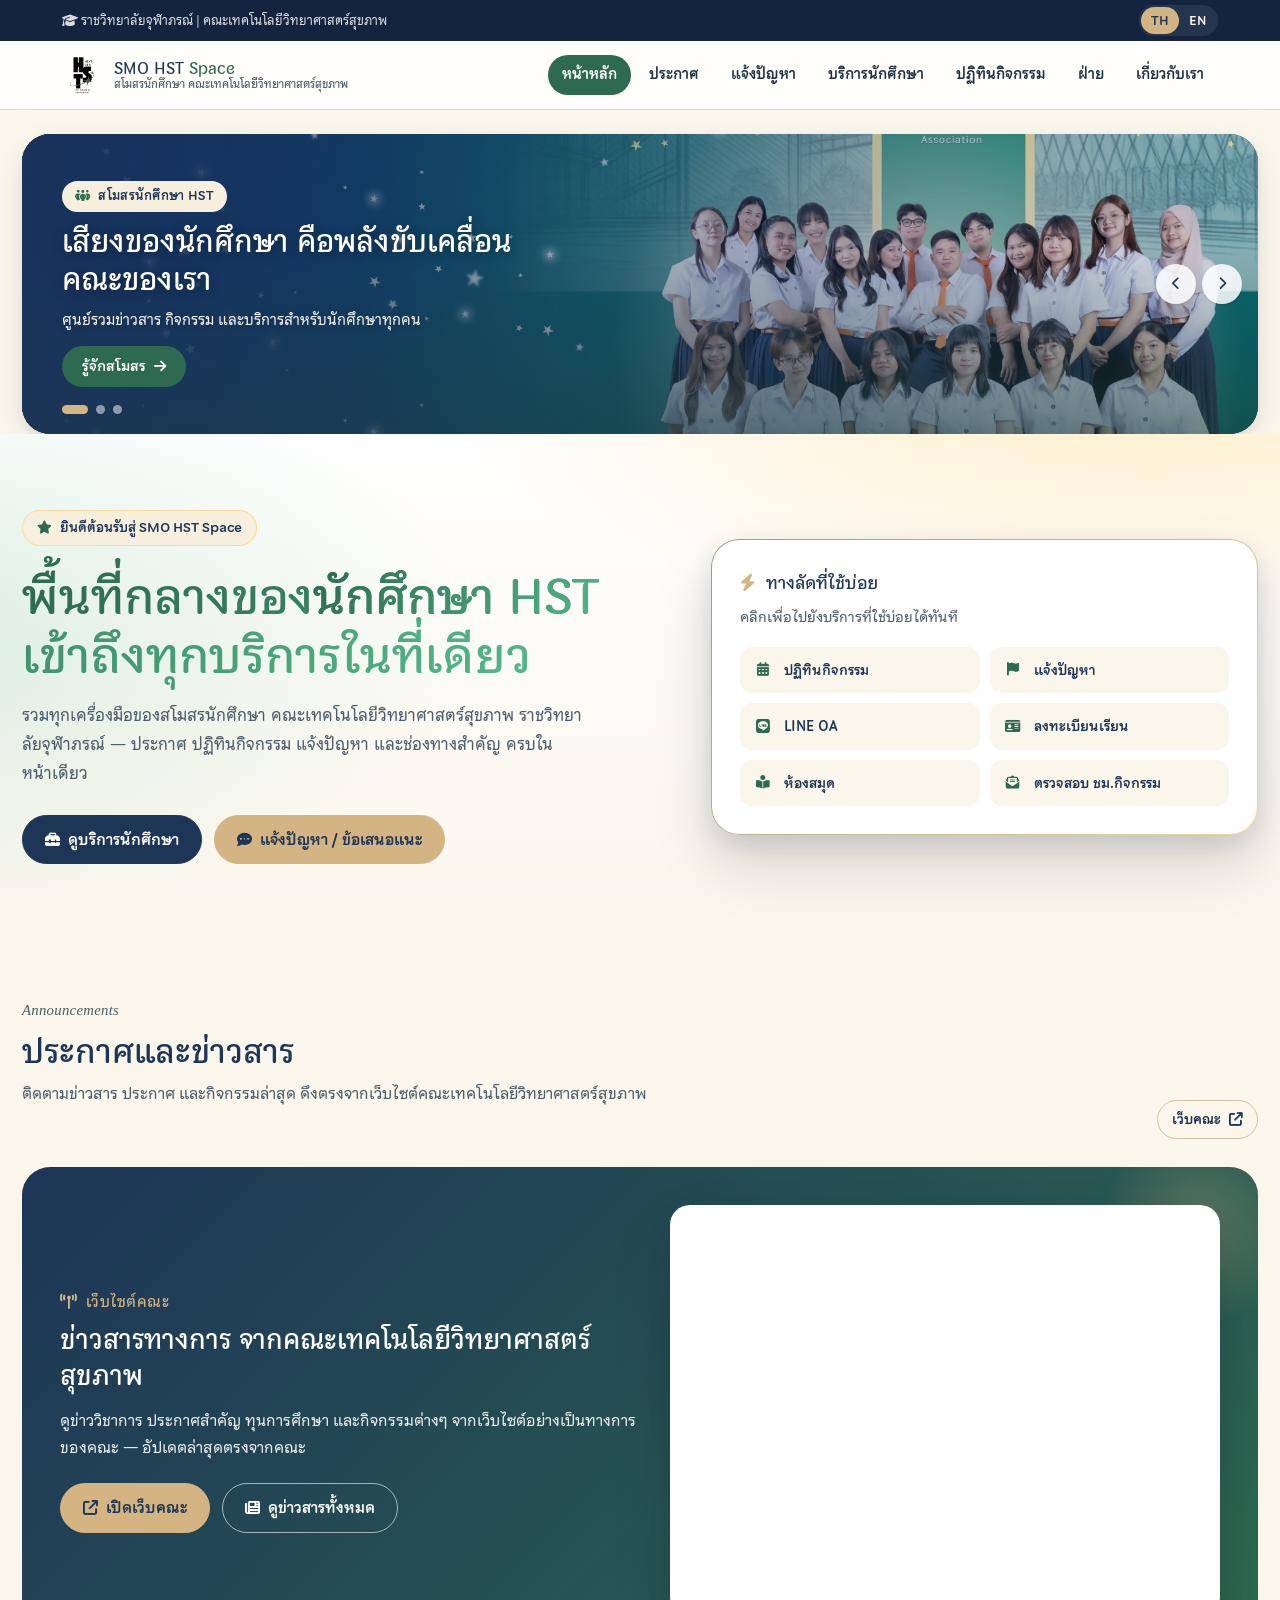
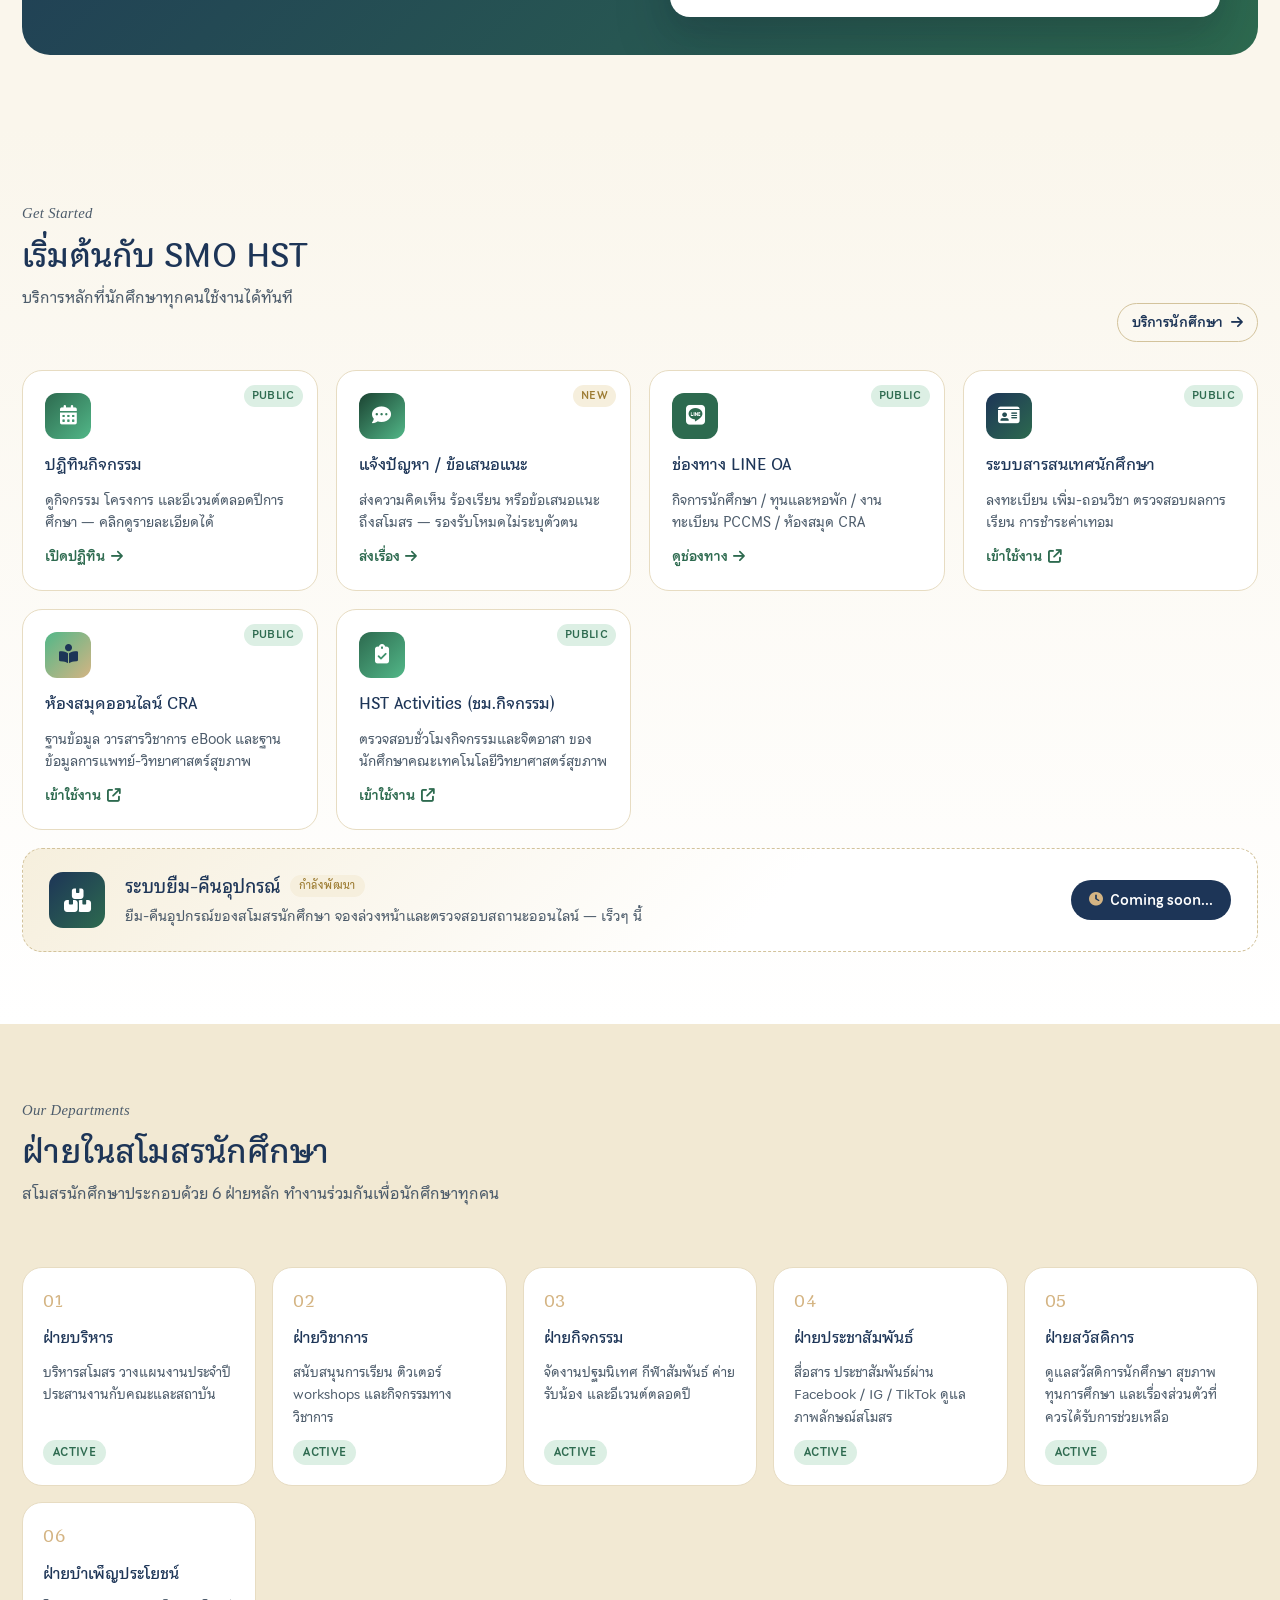
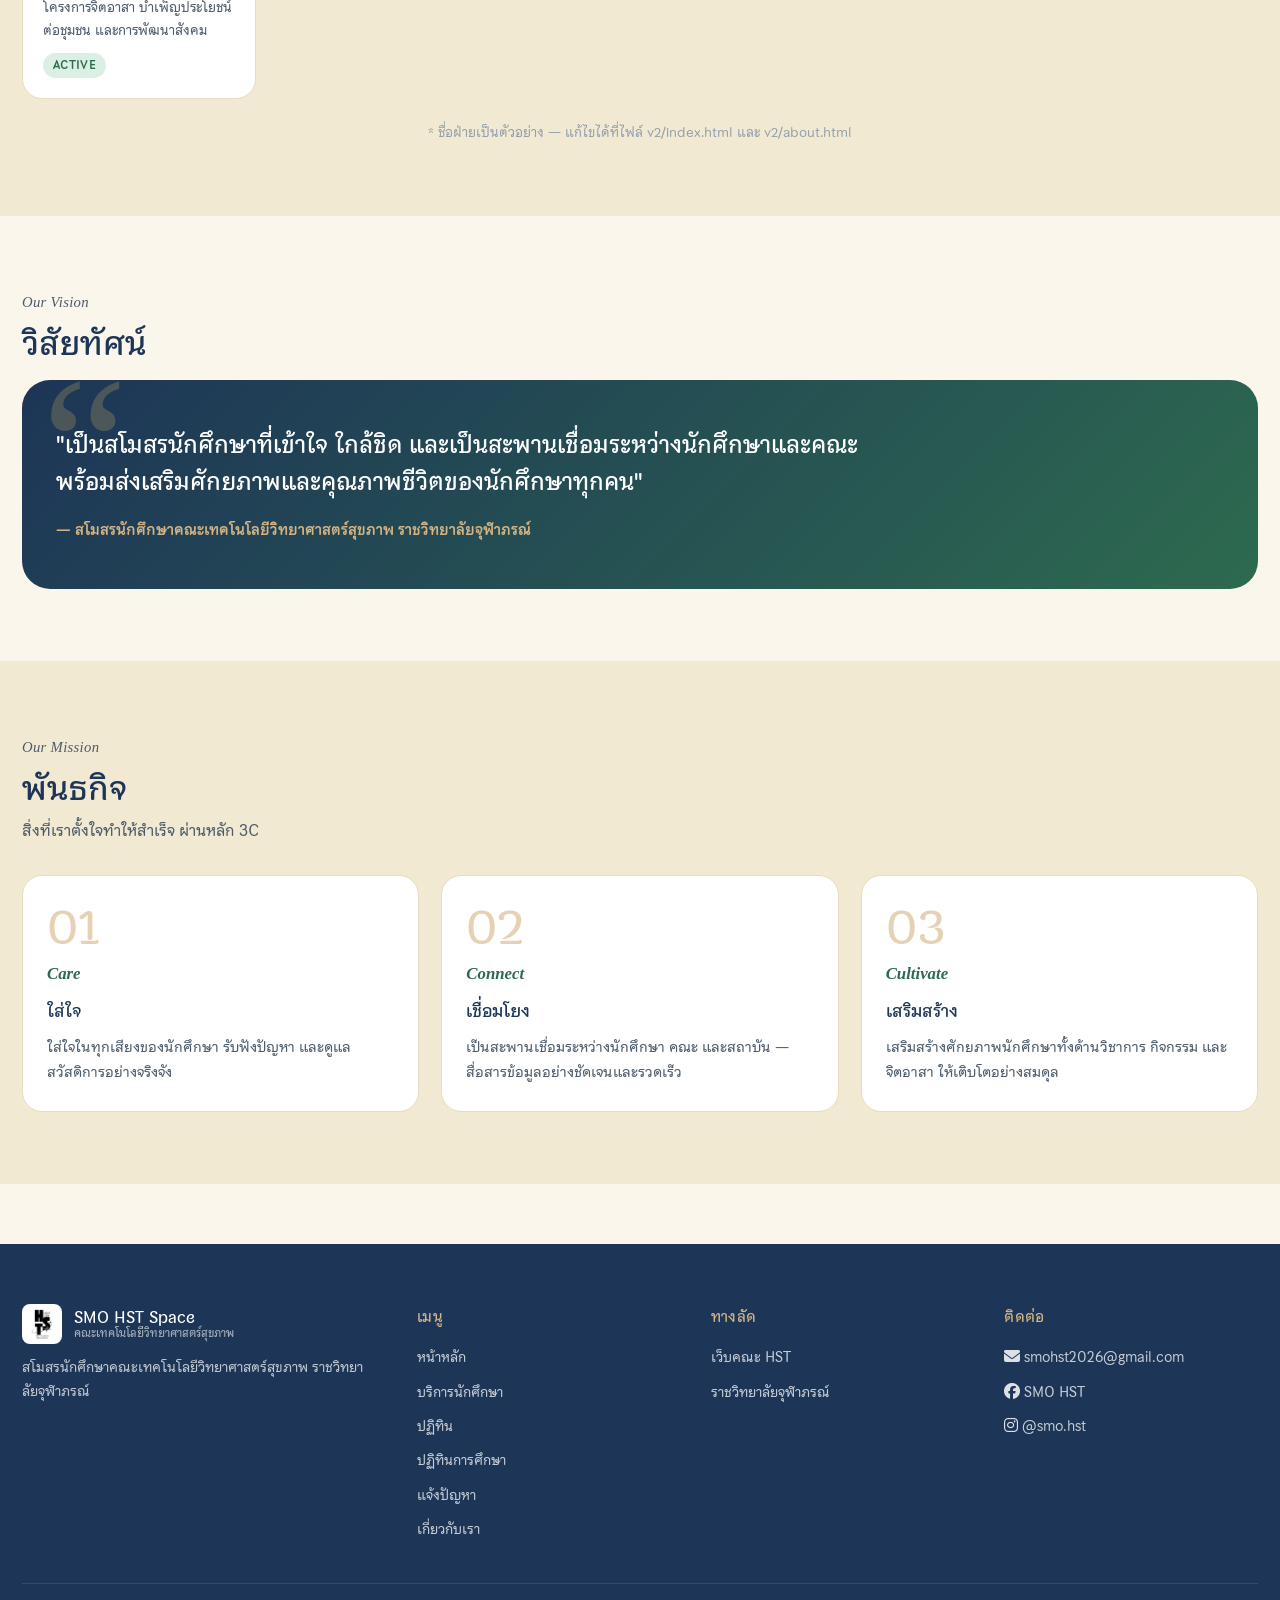
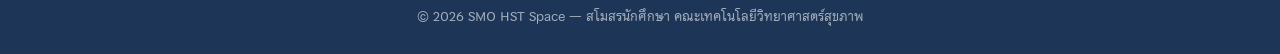
<file: index.html>
<!DOCTYPE html>
<html lang="th" data-lang="th">
<head>
  <meta charset="UTF-8" />
  <link rel="icon" type="image/png" href="assets/logo-smo-transparent.png" />
  <meta name="viewport" content="width=device-width, initial-scale=1.0" />
  <title>SMO HST Space — สโมสรนักศึกษา คณะเทคโนโลยีวิทยาศาสตร์สุขภาพ</title>
  <meta name="description" content="พอร์ทัลสโมสรนักศึกษา คณะเทคโนโลยีวิทยาศาสตร์สุขภาพ ราชวิทยาลัยจุฬาภรณ์ — ประกาศ เครื่องมือ ปฏิทินกิจกรรม และช่องทางแจ้งปัญหาถึงสโมสร" />
  <link rel="stylesheet" href="https://cdnjs.cloudflare.com/ajax/libs/font-awesome/6.4.2/css/all.min.css" />
  <link rel="stylesheet" href="css/portal.css?v=21" />
</head>
<body>

  <!-- ===== Ribbon (v1 link + lang) ===== -->
  <div class="ribbon">
    <div class="ribbon-inner">
      <span>
        <i class="fa-solid fa-graduation-cap"></i>
        <span class="th">ราชวิทยาลัยจุฬาภรณ์ | คณะเทคโนโลยีวิทยาศาสตร์สุขภาพ</span>
        <span class="en">Chulabhorn Royal Academy | Faculty of Health Science Technology</span>
      </span>
      <span style="display:flex; gap:14px; align-items:center;">
        <span class="ribbon-lang">
          <button data-lang-btn="th" class="active">TH</button>
          <button data-lang-btn="en">EN</button>
        </span>
      </span>
    </div>
  </div>

  <!-- ===== Header / Nav ===== -->
  <header class="portal-header">
    <div class="portal-nav">
      <a href="index.html" class="brand">
        <img src="assets/logo-smo-transparent.png" alt="SMO HST" />
        <span class="brand-text">
          <strong>SMO HST <span style="color:var(--green);">Space</span></strong>
          <small class="th">สโมสรนักศึกษา คณะเทคโนโลยีวิทยาศาสตร์สุขภาพ</small>
          <small class="en">Student Association, Faculty of HST</small>
        </span>
      </a>
      <nav class="nav-links" id="navLinks">
        <a href="index.html"><span class="th">หน้าหลัก</span><span class="en">Home</span></a>
        <a href="#announcements"><span class="th">ประกาศ</span><span class="en">Announcements</span></a>
        <a href="contact.html"><span class="th">แจ้งปัญหา</span><span class="en">Report</span></a>
        <a href="tools.html"><span class="th">บริการนักศึกษา</span><span class="en">Services</span></a>
        <a href="activities.html"><span class="th">ปฏิทินกิจกรรม</span><span class="en">Activities</span></a>
        <a href="#departments"><span class="th">ฝ่าย</span><span class="en">Departments</span></a>
        <a href="about.html"><span class="th">เกี่ยวกับเรา</span><span class="en">About</span></a>
      </nav>
      <button class="menu-btn" id="menuBtn" aria-label="Menu"><i class="fa-solid fa-bars"></i></button>
    </div>
  </header>

  <!-- ===== COMPACT SLIDE BANNER ===== -->
  <div class="container" style="margin-top: 24px;">
    <div class="slide-banner" id="slideBanner" aria-roledescription="carousel">
      <div class="slide-track">

        <!-- Slide 1 -->
        <div class="slide-item active" style="background-image:url('assets/hero/slide1.jpg');">
          <div class="slide-caption">
            <span class="slide-tag"><i class="fa-solid fa-people-group"></i> <span class="th">สโมสรนักศึกษา HST</span><span class="en">SMO HST</span></span>
            <h3 class="th">เสียงของนักศึกษา คือพลังขับเคลื่อนคณะของเรา</h3>
            <h3 class="en">The Voice of Students Drives Our Faculty Forward</h3>
            <p class="th">ศูนย์รวมข่าวสาร กิจกรรม และบริการสำหรับนักศึกษาทุกคน</p>
            <p class="en">Your hub for news, activities, and services</p>
            <a href="about.html" class="slide-cta"><span class="th">รู้จักสโมสร</span><span class="en">About Us</span> <i class="fa-solid fa-arrow-right"></i></a>
          </div>
        </div>

        <!-- Slide 2 -->
        <div class="slide-item" style="background-image:url('assets/hero/slide2.jpg');">
          <div class="slide-caption">
            <span class="slide-tag"><i class="fa-solid fa-bullhorn"></i> <span class="th">ประกาศและข่าวสาร</span><span class="en">Announcements</span></span>
            <h3 class="th">ยินดีต้อนรับนักศึกษาใหม่ Dek'69</h3>
            <h3 class="en">Welcome, Dek'69 Freshmen</h3>
            <p class="th">สู่รั้วราชวิทยาลัยจุฬาภรณ์ คณะเทคโนโลยีวิทยาศาสตร์สุขภาพ</p>
            <p class="en">To the Faculty of Health Science Technology, CRA</p>
            <a href="#announcements" class="slide-cta"><span class="th">ดูประกาศ</span><span class="en">See Announcements</span> <i class="fa-solid fa-arrow-right"></i></a>
          </div>
        </div>

        <!-- Slide 3 -->
        <div class="slide-item" style="background-image:url('assets/hero/slide3.jpg');">
          <div class="slide-caption">
            <span class="slide-tag"><i class="fa-solid fa-calendar-days"></i> <span class="th">กิจกรรมและโครงการ</span><span class="en">Activities</span></span>
            <h3 class="th">ร่วมเป็นส่วนหนึ่งของกิจกรรมสโมสร</h3>
            <h3 class="en">Be Part of HST Activities</h3>
            <p class="th">ค่ายรับน้อง วิชาการ กีฬาสุขภาพสัมพันธ์ และบำเพ็ญประโยชน์ตลอดปี</p>
            <p class="en">Welcome camps, academics, sports, and volunteering</p>
            <a href="activities.html" class="slide-cta"><span class="th">ปฏิทินกิจกรรม</span><span class="en">Activity Calendar</span> <i class="fa-solid fa-arrow-right"></i></a>
          </div>
        </div>

      </div>

      <button class="slide-arrow slide-prev" aria-label="Previous"><i class="fa-solid fa-chevron-left"></i></button>
      <button class="slide-arrow slide-next" aria-label="Next"><i class="fa-solid fa-chevron-right"></i></button>
      <div class="slide-dots" role="tablist" aria-label="Slides">
        <button class="slide-dot active" aria-label="Slide 1"></button>
        <button class="slide-dot" aria-label="Slide 2"></button>
        <button class="slide-dot" aria-label="Slide 3"></button>
      </div>
    </div>
  </div>

  <!-- ===== HERO ===== -->
  <section class="hero">
    <div class="container">
      <div class="hero-inner">
        <div>
          <span class="hero-badge">
            <i class="fa-solid fa-star"></i>
            <span class="th">ยินดีต้อนรับสู่ SMO HST Space</span>
            <span class="en">Welcome to SMO HST Space</span>
          </span>
          <h1>
            <span class="th">พื้นที่กลางของ<span>นักศึกษา HST</span><br />เข้าถึงทุกบริการในที่เดียว</span>
            <span class="en">Your <span>HST</span> Central Hub<br />All services in one place</span>
          </h1>
          <p class="lead th">
            รวมทุกเครื่องมือของสโมสรนักศึกษา คณะเทคโนโลยีวิทยาศาสตร์สุขภาพ ราชวิทยาลัยจุฬาภรณ์ — ประกาศ ปฏิทินกิจกรรม แจ้งปัญหา และช่องทางสำคัญ ครบในหน้าเดียว
          </p>
          <p class="lead en">
            All essential SMO HST tools in one space — announcements, activity calendar, issue reporting, and quick links to services you use every day.
          </p>
          <div class="hero-actions">
            <a href="tools.html" class="btn btn-primary">
              <i class="fa-solid fa-toolbox"></i>
              <span class="th">ดูบริการนักศึกษา</span><span class="en">Student Services</span>
            </a>
            <a href="contact.html" class="btn btn-accent">
              <i class="fa-solid fa-comment-dots"></i>
              <span class="th">แจ้งปัญหา / ข้อเสนอแนะ</span><span class="en">Report / Feedback</span>
            </a>
          </div>
        </div>

        <!-- Quick-access card -->
        <div class="hero-card">
          <h3>
            <i class="fa-solid fa-bolt" style="color:var(--yellow); margin-right:6px;"></i>
            <span class="th">ทางลัดที่ใช้บ่อย</span>
            <span class="en">Quick Access</span>
          </h3>
          <p class="th">คลิกเพื่อไปยังบริการที่ใช้บ่อยได้ทันที</p>
          <p class="en">Jump to the services you use most</p>
          <div class="quick-grid">
            <a href="activities.html" class="quick-item">
              <i class="fa-solid fa-calendar-days"></i>
              <span class="th">ปฏิทินกิจกรรม</span><span class="en">Calendar</span>
            </a>
            <a href="contact.html" class="quick-item">
              <i class="fa-solid fa-flag"></i>
              <span class="th">แจ้งปัญหา</span><span class="en">Report</span>
            </a>
            <a href="tools.html#line-oa" class="quick-item">
              <i class="fa-brands fa-line" style="color:var(--green) !important;"></i>
              <span class="th">LINE OA</span><span class="en">LINE OA</span>
            </a>
            <a href="https://registra.cra.ac.th/" target="_blank" rel="noopener" class="quick-item">
              <i class="fa-solid fa-id-card"></i>
              <span class="th">ลงทะเบียนเรียน</span><span class="en">Register</span>
            </a>
            <a href="https://pccms.cra.ac.th/facilities/cra-library/" target="_blank" rel="noopener" class="quick-item">
              <i class="fa-solid fa-book-open-reader"></i>
              <span class="th">ห้องสมุด</span><span class="en">Library</span>
            </a>
            <a href="https://hst.cra.ac.th/activity/login" target="_blank" rel="noopener" class="quick-item">
              <i class="fa-solid fa-envelope-open-text"></i>
              <span class="th">ตรวจสอบ ชม.กิจกรรม</span><span class="en">Activity hrs</span>
            </a>
          </div>
        </div>
      </div>
    </div>
  </section>

  <!-- ===== ANNOUNCEMENTS ===== -->
  <section class="section" id="announcements">
    <div class="container">
      <div class="section-header">
        <div>
          <span class="section-eyebrow">Announcements</span>
          <h2 class="section-heading th">ประกาศและข่าวสาร</h2>
          <h2 class="section-heading en">News &amp; Announcements</h2>
          <p class="section-sub th">ติดตามข่าวสาร ประกาศ และกิจกรรมล่าสุด ดึงตรงจากเว็บไซต์คณะเทคโนโลยีวิทยาศาสตร์สุขภาพ</p>
          <p class="section-sub en">Latest news and announcements, pulled directly from the Faculty website</p>
        </div>
        <a href="https://hst.cra.ac.th/" target="_blank" rel="noopener" class="btn btn-outline btn-sm">
          <span class="th">เว็บคณะ</span><span class="en">Faculty Site</span> <i class="fa-solid fa-arrow-up-right-from-square"></i>
        </a>
      </div>

      <!-- ดึงข่าวจากเว็บไซต์คณะ (embed) เหมือนเวอร์ชันแรก -->
      <div class="fac-news">
        <div class="fac-news-text">
          <h3 class="th"><i class="fa-solid fa-tower-broadcast"></i> เว็บไซต์คณะ</h3>
          <h3 class="en"><i class="fa-solid fa-tower-broadcast"></i> Faculty Website</h3>
          <h2 class="th">ข่าวสารทางการ จากคณะเทคโนโลยีวิทยาศาสตร์สุขภาพ</h2>
          <h2 class="en">Official News from the Faculty of Health Science Technology</h2>
          <p class="th">ดูข่าววิชาการ ประกาศสำคัญ ทุนการศึกษา และกิจกรรมต่างๆ จากเว็บไซต์อย่างเป็นทางการของคณะ — อัปเดตล่าสุดตรงจากคณะ</p>
          <p class="en">Academic news, official announcements, scholarships, and events — straight from the faculty's official website.</p>
          <div class="fac-news-cta">
            <a href="https://hst.cra.ac.th/" target="_blank" rel="noopener" class="btn btn-primary">
              <i class="fa-solid fa-arrow-up-right-from-square"></i>
              <span class="th">เปิดเว็บคณะ</span><span class="en">Visit Faculty Site</span>
            </a>
            <a href="https://hst.cra.ac.th/" target="_blank" rel="noopener" class="btn btn-outline">
              <i class="fa-solid fa-newspaper"></i>
              <span class="th">ดูข่าวสารทั้งหมด</span><span class="en">All News</span>
            </a>
          </div>
        </div>

        <div class="fac-news-frame" id="frameFaculty">
          <div class="frame-fallback">
            <i class="fa-solid fa-globe"></i>
            <p class="th"><strong>กำลังโหลดเว็บคณะ...</strong></p>
            <p class="en"><strong>Loading faculty site...</strong></p>
            <p class="th" style="font-size:0.85rem; margin-top:8px;">หากไม่แสดงผล <a href="https://hst.cra.ac.th/" target="_blank" rel="noopener" style="color:var(--green); font-weight:700;">คลิกที่นี่ →</a></p>
            <p class="en" style="font-size:0.85rem; margin-top:8px;">If not loading, <a href="https://hst.cra.ac.th/" target="_blank" rel="noopener" style="color:var(--green); font-weight:700;">click here →</a></p>
          </div>
          <iframe
            src="https://hst.cra.ac.th/"
            title="HST Faculty Website"
            loading="lazy"
            referrerpolicy="no-referrer-when-downgrade"
            sandbox="allow-same-origin allow-scripts allow-popups">
          </iframe>
        </div>
      </div>
    </div>
  </section>

  <!-- ===== START WITH SMO (Tools overview) ===== -->
  <section class="section" style="background: linear-gradient(180deg, var(--bg) 0%, #fff 100%);">
    <div class="container">
      <div class="section-header">
        <div>
          <span class="section-eyebrow">Get Started</span>
          <h2 class="section-heading th">เริ่มต้นกับ SMO HST</h2>
          <h2 class="section-heading en">Get Started with SMO HST</h2>
          <p class="section-sub th">บริการหลักที่นักศึกษาทุกคนใช้งานได้ทันที</p>
          <p class="section-sub en">Core services every student can access right now</p>
        </div>
        <a href="tools.html" class="btn btn-outline btn-sm">
          <span class="th">บริการนักศึกษา</span><span class="en">Student Services</span> <i class="fa-solid fa-arrow-right"></i>
        </a>
      </div>

      <div class="tool-grid">
        <a href="activities.html" class="tool-card" style="text-decoration:none; color:inherit;">
          <span class="tool-badge public">public</span>
          <div class="tool-icon"><i class="fa-solid fa-calendar-days"></i></div>
          <h3 class="tool-title th">ปฏิทินกิจกรรม</h3>
          <h3 class="tool-title en">Activity Calendar</h3>
          <p class="tool-desc th">ดูกิจกรรม โครงการ และอีเวนต์ตลอดปีการศึกษา — คลิกดูรายละเอียดได้</p>
          <p class="tool-desc en">Browse events all year — click any event for details</p>
          <span class="tool-link"><span class="th">เปิดปฏิทิน</span><span class="en">Open</span> <i class="fa-solid fa-arrow-right"></i></span>
        </a>

        <a href="contact.html" class="tool-card" style="text-decoration:none; color:inherit;">
          <span class="tool-badge new">new</span>
          <div class="tool-icon alt-purple"><i class="fa-solid fa-comment-dots"></i></div>
          <h3 class="tool-title th">แจ้งปัญหา / ข้อเสนอแนะ</h3>
          <h3 class="tool-title en">Report / Feedback</h3>
          <p class="tool-desc th">ส่งความคิดเห็น ร้องเรียน หรือข้อเสนอแนะถึงสโมสร — รองรับโหมดไม่ระบุตัวตน</p>
          <p class="tool-desc en">Submit feedback or complaints — anonymous mode supported</p>
          <span class="tool-link"><span class="th">ส่งเรื่อง</span><span class="en">Submit</span> <i class="fa-solid fa-arrow-right"></i></span>
        </a>

        <a href="tools.html#line-oa" class="tool-card" style="text-decoration:none; color:inherit;">
          <span class="tool-badge public">public</span>
          <div class="tool-icon alt-line"><i class="fa-brands fa-line"></i></div>
          <h3 class="tool-title th">ช่องทาง LINE OA</h3>
          <h3 class="tool-title en">LINE OA Channels</h3>
          <p class="tool-desc th">กิจการนักศึกษา / ทุนและหอพัก / งานทะเบียน PCCMS / ห้องสมุด CRA</p>
          <p class="tool-desc en">Student Affairs, Scholarships &amp; Dorm, Registration, Library</p>
          <span class="tool-link"><span class="th">ดูช่องทาง</span><span class="en">View</span> <i class="fa-solid fa-arrow-right"></i></span>
        </a>

        <a href="https://registra.cra.ac.th/" target="_blank" rel="noopener" class="tool-card" style="text-decoration:none; color:inherit;">
          <span class="tool-badge public">public</span>
          <div class="tool-icon alt-navy"><i class="fa-solid fa-id-card"></i></div>
          <h3 class="tool-title th">ระบบสารสนเทศนักศึกษา</h3>
          <h3 class="tool-title en">Academic Services</h3>
          <p class="tool-desc th">ลงทะเบียน เพิ่ม-ถอนวิชา ตรวจสอบผลการเรียน การชำระค่าเทอม</p>
          <p class="tool-desc en">Register / drop courses, grades, class &amp; exam schedules</p>
          <span class="tool-link"><span class="th">เข้าใช้งาน</span><span class="en">Open</span> <i class="fa-solid fa-arrow-up-right-from-square"></i></span>
        </a>

        <a href="https://pccms.cra.ac.th/facilities/cra-library/" target="_blank" rel="noopener" class="tool-card" style="text-decoration:none; color:inherit;">
          <span class="tool-badge public">public</span>
          <div class="tool-icon alt-yellow"><i class="fa-solid fa-book-open-reader"></i></div>
          <h3 class="tool-title th">ห้องสมุดออนไลน์ CRA</h3>
          <h3 class="tool-title en">CRA Online Library</h3>
          <p class="tool-desc th">ฐานข้อมูล วารสารวิชาการ eBook และฐานข้อมูลการแพทย์-วิทยาศาสตร์สุขภาพ</p>
          <p class="tool-desc en">Databases, journals, eBooks, health-science resources</p>
          <span class="tool-link"><span class="th">เข้าใช้งาน</span><span class="en">Open</span> <i class="fa-solid fa-arrow-up-right-from-square"></i></span>
        </a>

        <a href="https://hst.cra.ac.th/activity/login" target="_blank" rel="noopener" class="tool-card" style="text-decoration:none; color:inherit;">
          <span class="tool-badge public">public</span>
          <div class="tool-icon"><i class="fa-solid fa-clipboard-check"></i></div>
          <h3 class="tool-title th">HST Activities (ชม.กิจกรรม)</h3>
          <h3 class="tool-title en">HST Activity Hours</h3>
          <p class="tool-desc th">ตรวจสอบชั่วโมงกิจกรรมและจิตอาสา ของนักศึกษาคณะเทคโนโลยีวิทยาศาสตร์สุขภาพ</p>
          <p class="tool-desc en">Check activity hours and volunteer credits</p>
          <span class="tool-link"><span class="th">เข้าใช้งาน</span><span class="en">Open</span> <i class="fa-solid fa-arrow-up-right-from-square"></i></span>
        </a>

        <!-- ระบบยืม-คืนอุปกรณ์ — แนวยาว (กำลังพัฒนา) -->
        <div class="tool-wide is-soon">
          <div class="tool-icon alt-navy"><i class="fa-solid fa-boxes-stacked"></i></div>
          <div class="wide-body">
            <h3>
              <span class="th">ระบบยืม-คืนอุปกรณ์</span><span class="en">Equipment Borrowing System</span>
              <span class="soon-tag th">กำลังพัฒนา</span><span class="soon-tag en">In development</span>
            </h3>
            <p class="th">ยืม-คืนอุปกรณ์ของสโมสรนักศึกษา จองล่วงหน้าและตรวจสอบสถานะออนไลน์ — เร็วๆ นี้</p>
            <p class="en">Borrow and return SMO equipment — reserve and track online, coming soon</p>
          </div>
          <span class="soon-badge">
            <i class="fa-solid fa-clock"></i>
            <span class="th">Coming soon...</span><span class="en">Coming soon...</span>
          </span>
        </div>
      </div>
    </div>
  </section>

  <!-- ===== DEPARTMENTS ===== -->
  <section class="section" id="departments" style="background: var(--bg-alt);">
    <div class="container">
      <div class="section-header">
        <div>
          <span class="section-eyebrow">Our Departments</span>
          <h2 class="section-heading th">ฝ่ายในสโมสรนักศึกษา</h2>
          <h2 class="section-heading en">SMO HST Departments</h2>
          <p class="section-sub th">สโมสรนักศึกษาประกอบด้วย 6 ฝ่ายหลัก ทำงานร่วมกันเพื่อนักศึกษาทุกคน</p>
          <p class="section-sub en">Six core departments working together for all students</p>
        </div>
      </div>

      <div class="dept-grid">
        <div class="dept-card">
          <span class="dept-num">01</span>
          <h4 class="dept-name th">ฝ่ายบริหาร</h4>
          <h4 class="dept-name en">Administration</h4>
          <p class="dept-desc th">บริหารสโมสร วางแผนงานประจำปี ประสานงานกับคณะและสถาบัน</p>
          <p class="dept-desc en">Governance, annual planning, coordination with faculty</p>
          <span class="dept-status">active</span>
        </div>
        <div class="dept-card">
          <span class="dept-num">02</span>
          <h4 class="dept-name th">ฝ่ายวิชาการ</h4>
          <h4 class="dept-name en">Academic</h4>
          <p class="dept-desc th">สนับสนุนการเรียน ติวเตอร์ workshops และกิจกรรมทางวิชาการ</p>
          <p class="dept-desc en">Study support, tutoring, workshops, academic events</p>
          <span class="dept-status">active</span>
        </div>
        <div class="dept-card">
          <span class="dept-num">03</span>
          <h4 class="dept-name th">ฝ่ายกิจกรรม</h4>
          <h4 class="dept-name en">Activities</h4>
          <p class="dept-desc th">จัดงานปฐมนิเทศ กีฬาสัมพันธ์ ค่ายรับน้อง และอีเวนต์ตลอดปี</p>
          <p class="dept-desc en">Orientation, sports, welcome camps, year-round events</p>
          <span class="dept-status">active</span>
        </div>
        <div class="dept-card">
          <span class="dept-num">04</span>
          <h4 class="dept-name th">ฝ่ายประชาสัมพันธ์</h4>
          <h4 class="dept-name en">Public Relations</h4>
          <p class="dept-desc th">สื่อสาร ประชาสัมพันธ์ผ่าน Facebook / IG / TikTok ดูแลภาพลักษณ์สโมสร</p>
          <p class="dept-desc en">Social media, communications, and brand identity</p>
          <span class="dept-status">active</span>
        </div>
        <div class="dept-card">
          <span class="dept-num">05</span>
          <h4 class="dept-name th">ฝ่ายสวัสดิการ</h4>
          <h4 class="dept-name en">Welfare</h4>
          <p class="dept-desc th">ดูแลสวัสดิการนักศึกษา สุขภาพ ทุนการศึกษา และเรื่องส่วนตัวที่ควรได้รับการช่วยเหลือ</p>
          <p class="dept-desc en">Student welfare, health, scholarships, personal support</p>
          <span class="dept-status">active</span>
        </div>
        <div class="dept-card">
          <span class="dept-num">06</span>
          <h4 class="dept-name th">ฝ่ายบำเพ็ญประโยชน์</h4>
          <h4 class="dept-name en">Volunteer &amp; Community</h4>
          <p class="dept-desc th">โครงการจิตอาสา บำเพ็ญประโยชน์ต่อชุมชน และการพัฒนาสังคม</p>
          <p class="dept-desc en">Volunteer projects, community service, social impact</p>
          <span class="dept-status">active</span>
        </div>
      </div>

      <p style="text-align:center; margin-top:22px; color:var(--text-3); font-size:0.85rem;">
        <span class="th">* ชื่อฝ่ายเป็นตัวอย่าง — แก้ไขได้ที่ไฟล์ v2/index.html และ v2/about.html</span>
        <span class="en">* Department names are placeholders — edit in v2/index.html &amp; v2/about.html</span>
      </p>
    </div>
  </section>

  <!-- ===== VISION QUOTE ===== -->
  <section class="section">
    <div class="container">
      <span class="section-eyebrow">Our Vision</span>
      <h2 class="section-heading th">วิสัยทัศน์</h2>
      <h2 class="section-heading en">Vision</h2>

      <div class="vision-quote mt-2">
        <blockquote class="th">
          "เป็นสโมสรนักศึกษาที่เข้าใจ ใกล้ชิด และเป็นสะพานเชื่อมระหว่างนักศึกษาและคณะ<br />
          พร้อมส่งเสริมศักยภาพและคุณภาพชีวิตของนักศึกษาทุกคน"
        </blockquote>
        <blockquote class="en">
          "To be a student association that understands, connects, and bridges<br />
          students and the faculty — empowering every student's potential and well-being."
        </blockquote>
        <cite class="th">— สโมสรนักศึกษาคณะเทคโนโลยีวิทยาศาสตร์สุขภาพ ราชวิทยาลัยจุฬาภรณ์</cite>
        <cite class="en">— SMO HST, Chulabhorn Royal Academy</cite>
      </div>
    </div>
  </section>

  <!-- ===== MISSION (3C style) ===== -->
  <section class="section" style="background: var(--bg-alt);">
    <div class="container">
      <span class="section-eyebrow">Our Mission</span>
      <h2 class="section-heading th">พันธกิจ</h2>
      <h2 class="section-heading en">Mission</h2>
      <p class="section-sub th">สิ่งที่เราตั้งใจทำให้สำเร็จ ผ่านหลัก 3C</p>
      <p class="section-sub en">What we set out to accomplish through our 3C principle</p>

      <div class="numbered mt-2">
        <div class="num-item">
          <div class="num-lg">01</div>
          <h4>Care</h4>
          <h3 class="th">ใส่ใจ</h3>
          <h3 class="en">Care</h3>
          <p class="th">ใส่ใจในทุกเสียงของนักศึกษา รับฟังปัญหา และดูแลสวัสดิการอย่างจริงจัง</p>
          <p class="en">Care for every student voice — listen, support, and act on their needs.</p>
        </div>
        <div class="num-item">
          <div class="num-lg">02</div>
          <h4>Connect</h4>
          <h3 class="th">เชื่อมโยง</h3>
          <h3 class="en">Connect</h3>
          <p class="th">เป็นสะพานเชื่อมระหว่างนักศึกษา คณะ และสถาบัน — สื่อสารข้อมูลอย่างชัดเจนและรวดเร็ว</p>
          <p class="en">Bridge students, faculty, and institution — clear and timely communication.</p>
        </div>
        <div class="num-item">
          <div class="num-lg">03</div>
          <h4>Cultivate</h4>
          <h3 class="th">เสริมสร้าง</h3>
          <h3 class="en">Cultivate</h3>
          <p class="th">เสริมสร้างศักยภาพนักศึกษาทั้งด้านวิชาการ กิจกรรม และจิตอาสา ให้เติบโตอย่างสมดุล</p>
          <p class="en">Cultivate student potential across academics, activities, and volunteerism.</p>
        </div>
      </div>
    </div>
  </section>

  <!-- ===== FOOTER ===== -->
  <footer class="portal-footer">
    <div class="container">
      <div class="footer-grid">
        <div class="footer-brand">
          <div class="brand" style="color:#fff;">
            <img src="assets/logo-smo-transparent.png" alt="SMO HST" style="background:#fff; border-radius:8px; padding:4px;" />
            <span class="brand-text">
              <strong>SMO HST Space</strong>
              <small class="th">คณะเทคโนโลยีวิทยาศาสตร์สุขภาพ</small>
              <small class="en">Faculty of Health Science Technology</small>
            </span>
          </div>
          <p class="th">สโมสรนักศึกษาคณะเทคโนโลยีวิทยาศาสตร์สุขภาพ ราชวิทยาลัยจุฬาภรณ์</p>
          <p class="en">HST Student Association, Chulabhorn Royal Academy</p>
        </div>
        <div class="footer-col">
          <h4 class="th">เมนู</h4>
          <h4 class="en">Menu</h4>
          <ul>
            <li><a href="index.html"><span class="th">หน้าหลัก</span><span class="en">Home</span></a></li>
            <li><a href="tools.html"><span class="th">บริการนักศึกษา</span><span class="en">Services</span></a></li>
            <li><a href="activities.html"><span class="th">ปฏิทิน</span><span class="en">Calendar</span></a></li>
            <li><a href="academic.html"><span class="th">ปฏิทินการศึกษา</span><span class="en">Academic Calendar</span></a></li>
            <li><a href="contact.html"><span class="th">แจ้งปัญหา</span><span class="en">Report</span></a></li>
            <li><a href="about.html"><span class="th">เกี่ยวกับเรา</span><span class="en">About</span></a></li>
          </ul>
        </div>
        <div class="footer-col">
          <h4 class="th">ทางลัด</h4>
          <h4 class="en">Quick Links</h4>
          <ul>
            <li><a href="https://hst.cra.ac.th" target="_blank" rel="noopener">เว็บคณะ HST</a></li>
            <li><a href="https://www.cra.ac.th" target="_blank" rel="noopener">ราชวิทยาลัยจุฬาภรณ์</a></li>
          </ul>
        </div>
        <div class="footer-col">
          <h4 class="th">ติดต่อ</h4>
          <h4 class="en">Contact</h4>
          <ul>
            <li><i class="fa-solid fa-envelope"></i> <a href="mailto:smohst2026@gmail.com">smohst2026@gmail.com</a></li>
            <li><i class="fa-brands fa-facebook"></i> <a href="https://www.facebook.com/smo.hst/" target="_blank" rel="noopener">SMO HST</a></li>
            <li><i class="fa-brands fa-instagram"></i> <a href="https://www.instagram.com/smo.hst/" target="_blank" rel="noopener">@smo.hst</a></li>
          </ul>
        </div>
      </div>
      <div class="footer-bottom">
        <span class="th">© 2026 SMO HST Space — สโมสรนักศึกษา คณะเทคโนโลยีวิทยาศาสตร์สุขภาพ</span>
        <span class="en">© 2026 SMO HST Space — Student Association, Faculty of HST</span>
      </div>
    </div>
  </footer>

  <script src="js/portal.js?v=21"></script>
</body>
</html>
</file>
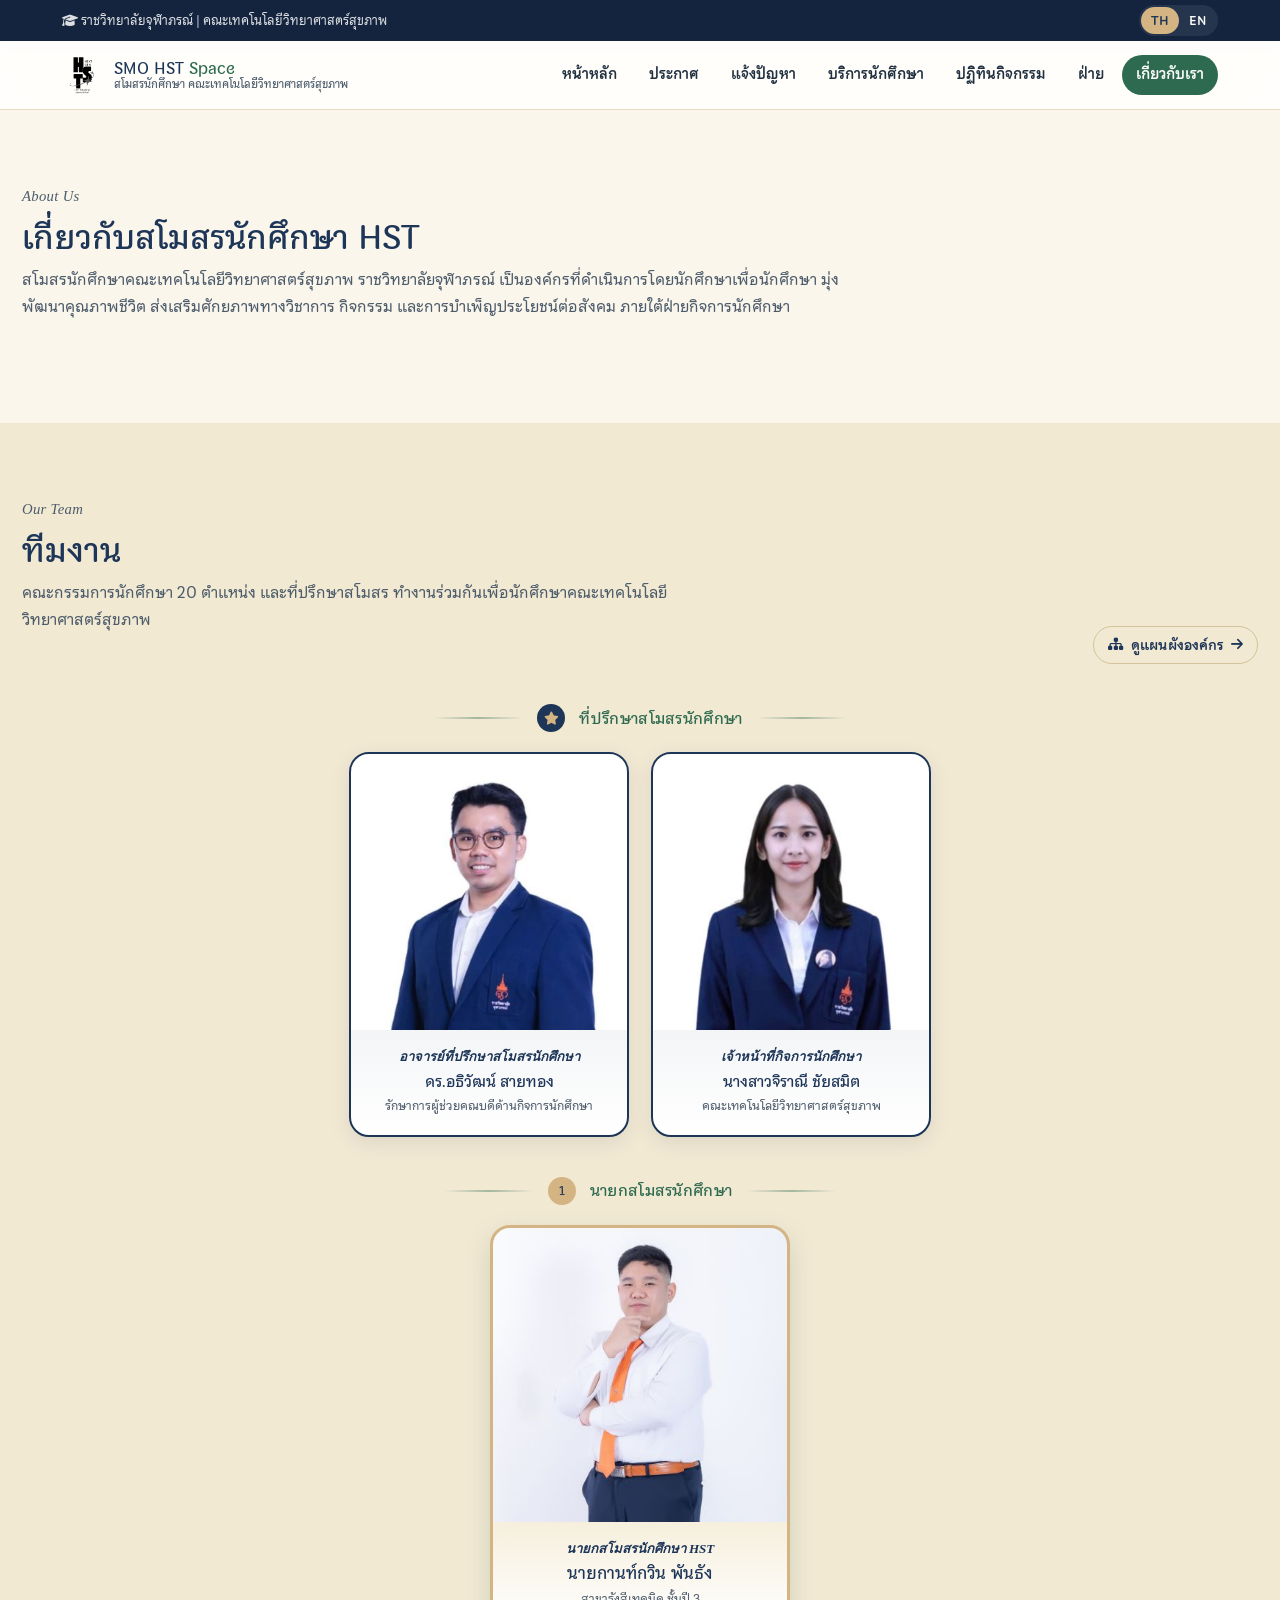
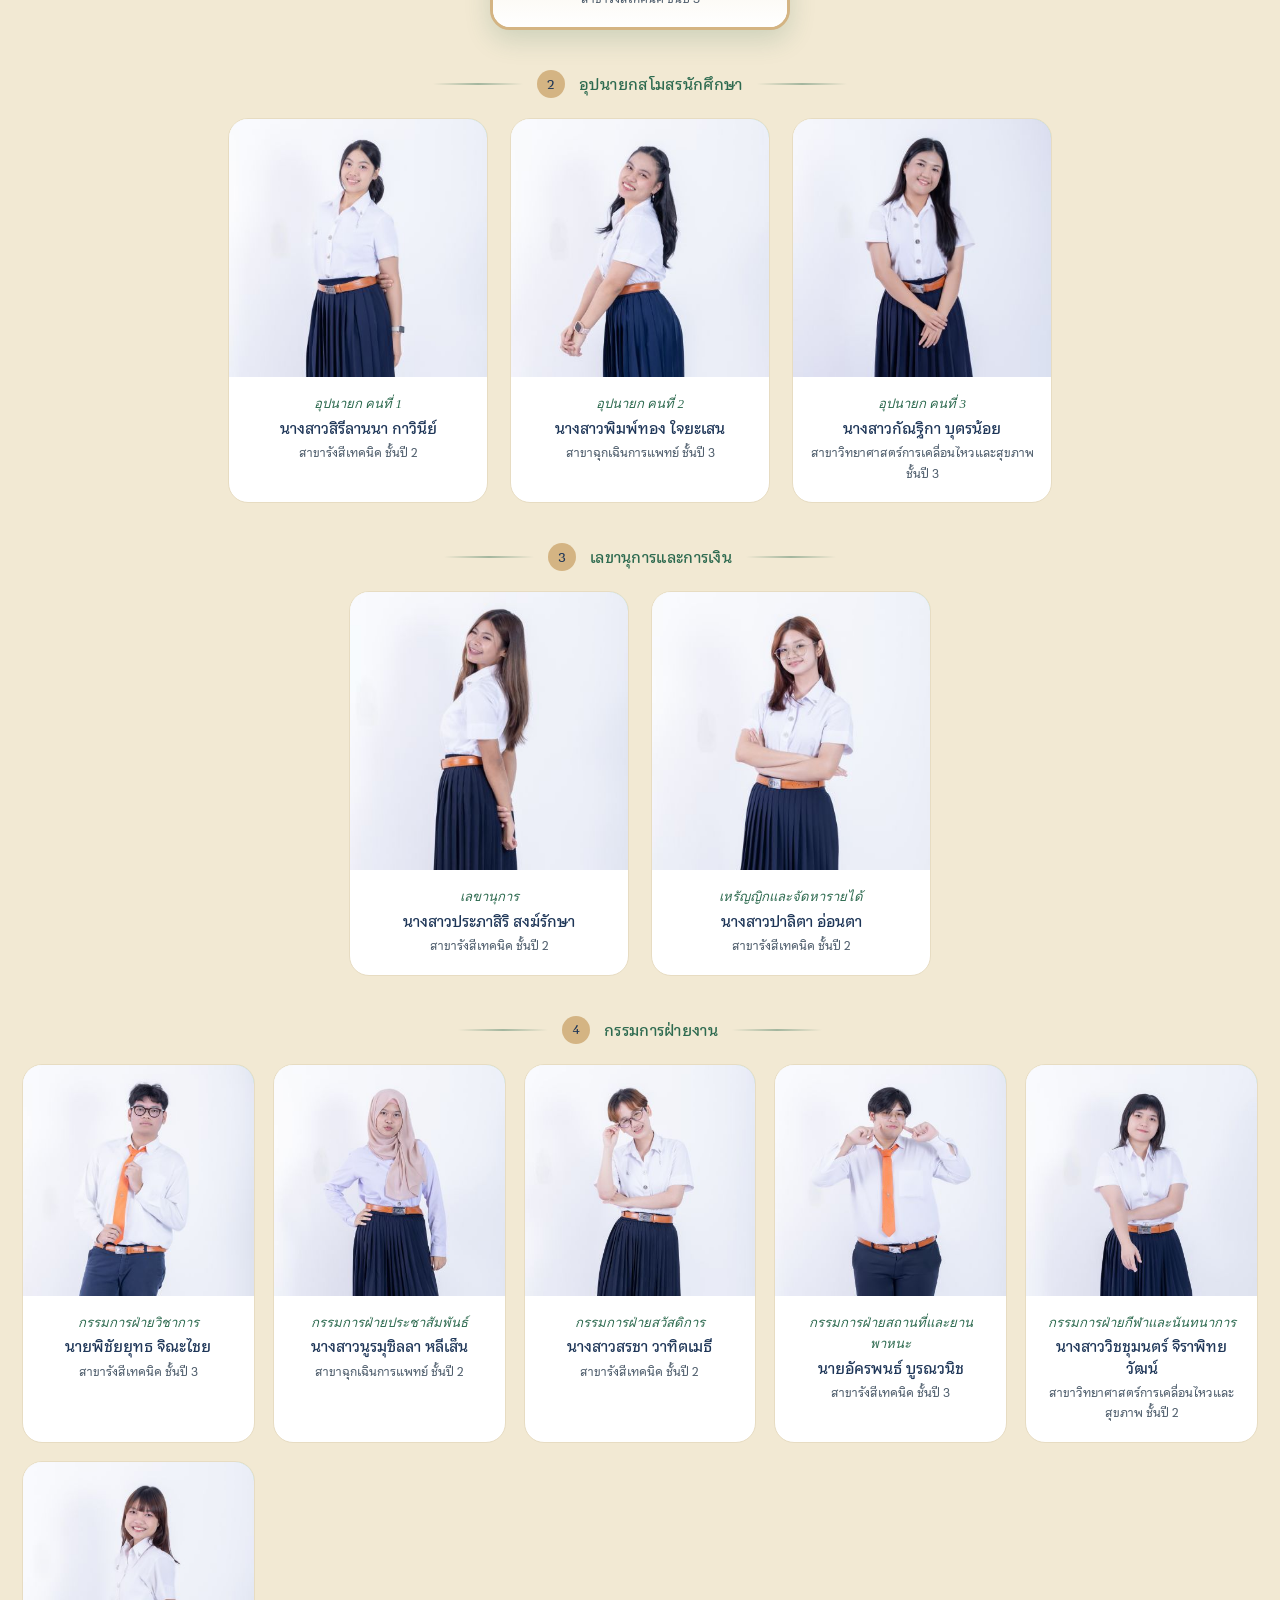
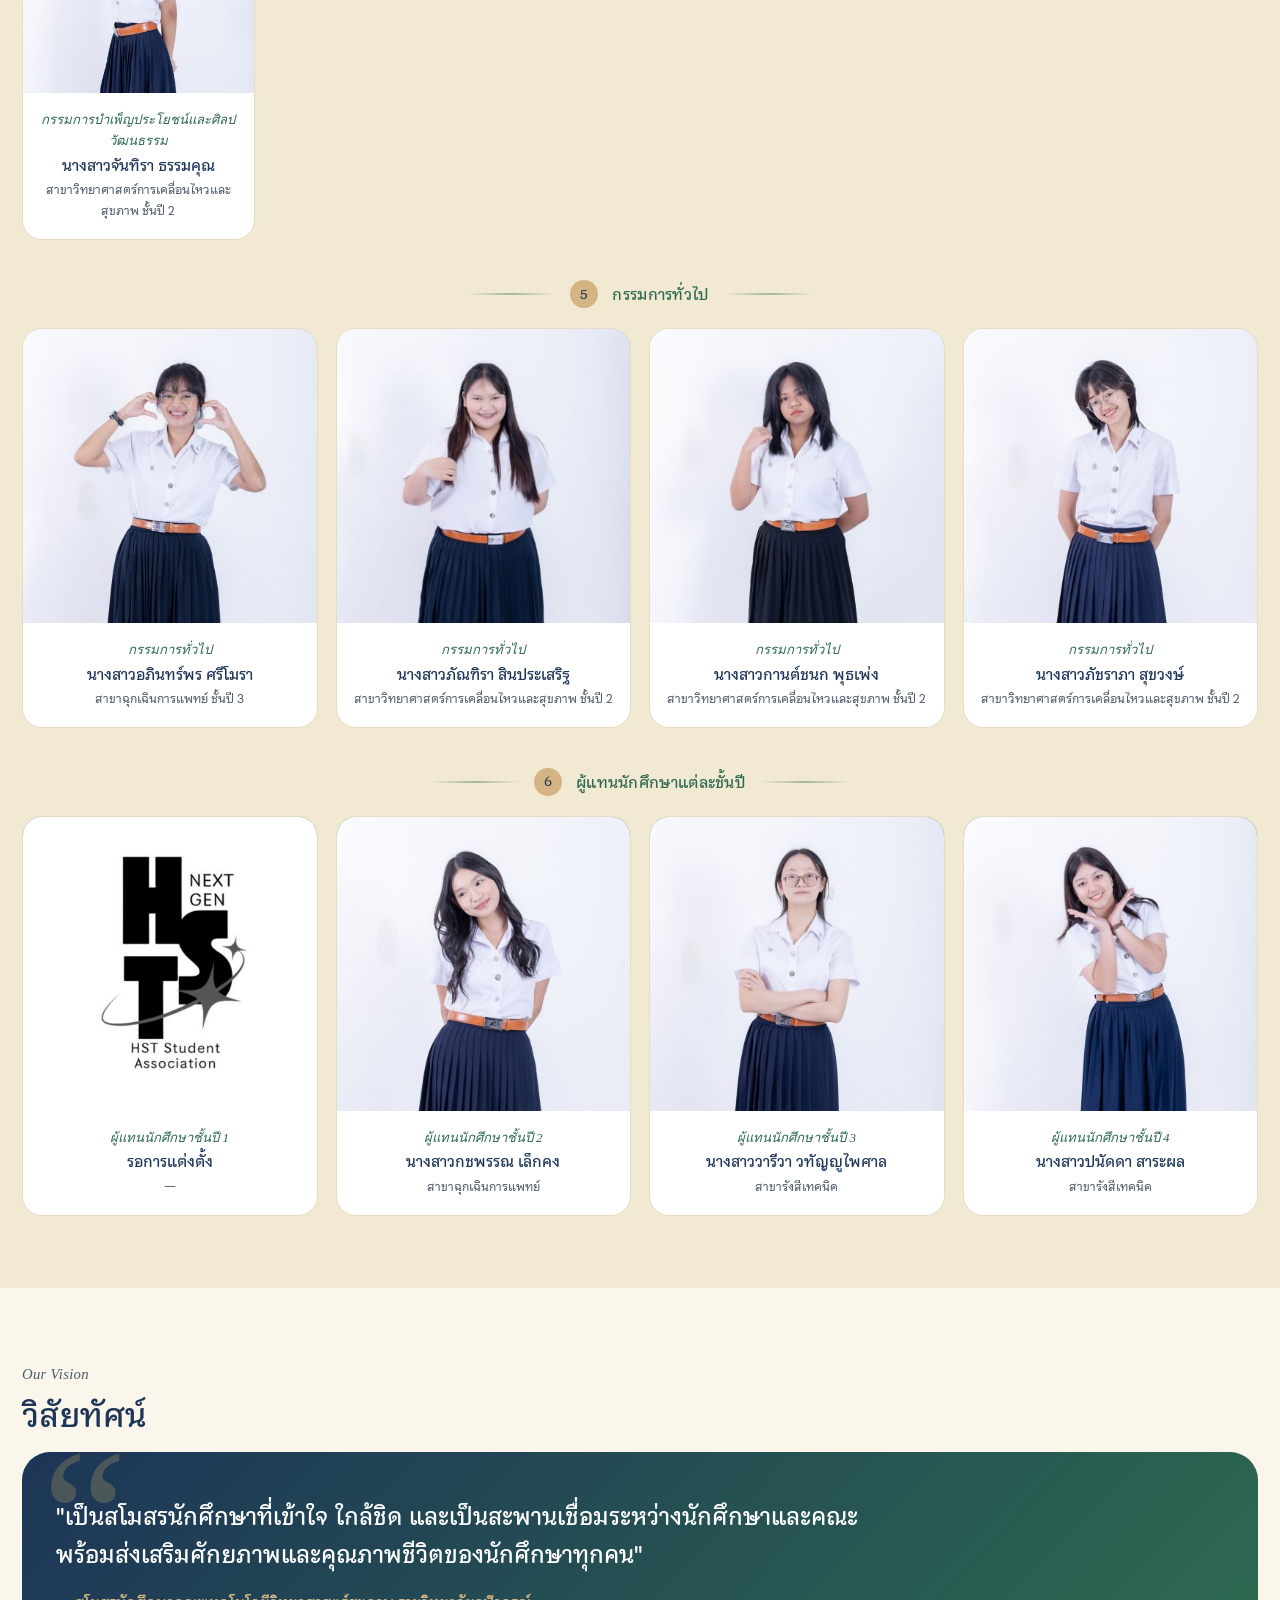
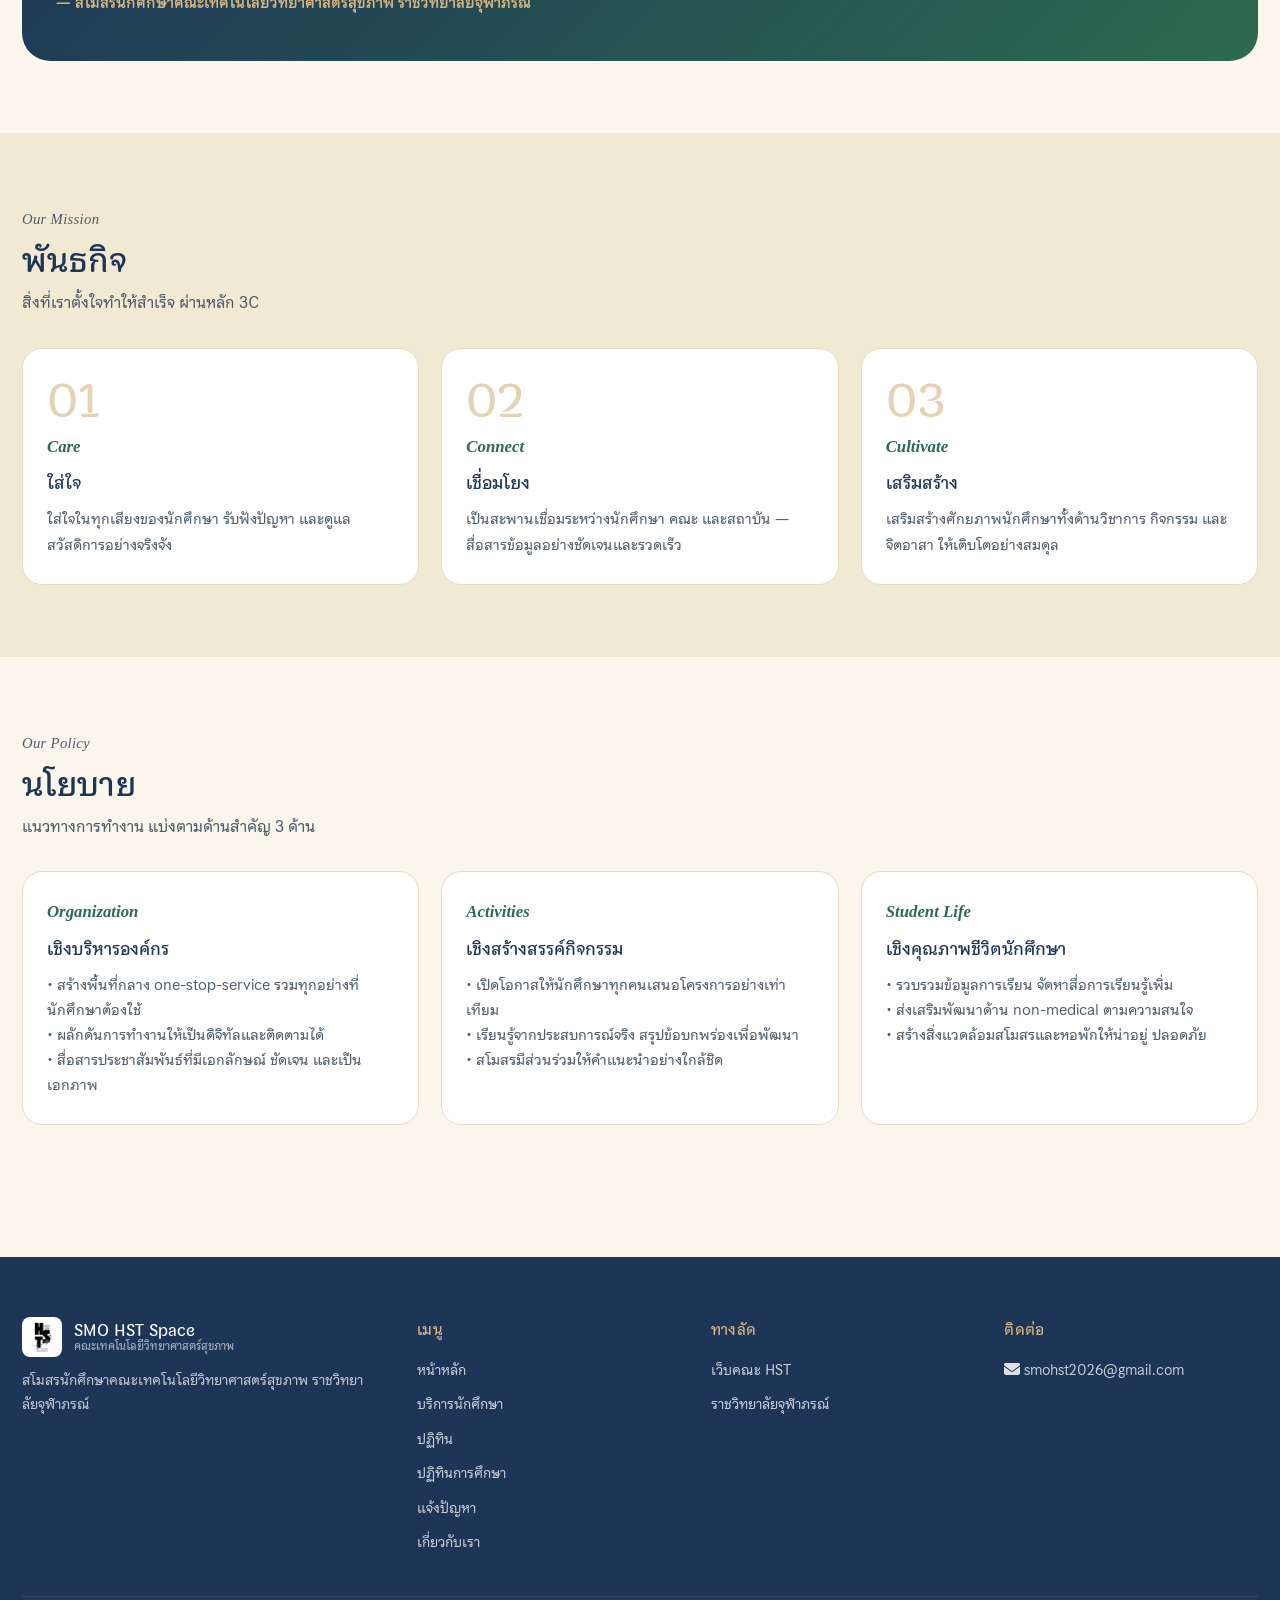
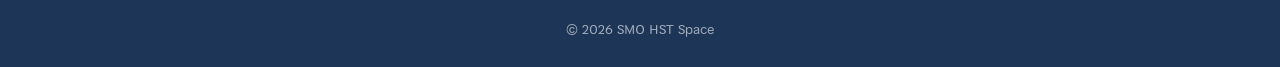
<file: about.html>
<!DOCTYPE html>
<html lang="th" data-lang="th">
<head>
  <meta charset="UTF-8" />
  <link rel="icon" type="image/png" href="assets/logo-smo-transparent.png" />
  <meta name="viewport" content="width=device-width, initial-scale=1.0" />
  <title>เกี่ยวกับเรา | SMO HST Space</title>
  <meta name="description" content="เกี่ยวกับสโมสรนักศึกษา คณะเทคโนโลยีวิทยาศาสตร์สุขภาพ — วิสัยทัศน์ พันธกิจ นโยบาย และทีมงาน" />
  <link rel="stylesheet" href="https://cdnjs.cloudflare.com/ajax/libs/font-awesome/6.4.2/css/all.min.css" />
  <link rel="stylesheet" href="css/portal.css?v=21" />
</head>
<body>

  <div class="ribbon">
    <div class="ribbon-inner">
      <span>
        <i class="fa-solid fa-graduation-cap"></i>
        <span class="th">ราชวิทยาลัยจุฬาภรณ์ | คณะเทคโนโลยีวิทยาศาสตร์สุขภาพ</span>
        <span class="en">Chulabhorn Royal Academy | Faculty of HST</span>
      </span>
      <span style="display:flex; gap:14px; align-items:center;">
        <span class="ribbon-lang">
          <button data-lang-btn="th" class="active">TH</button>
          <button data-lang-btn="en">EN</button>
        </span>
      </span>
    </div>
  </div>

  <header class="portal-header">
    <div class="portal-nav">
      <a href="index.html" class="brand">
        <img src="assets/logo-smo-transparent.png" alt="SMO HST" />
        <span class="brand-text">
          <strong>SMO HST <span style="color:var(--green);">Space</span></strong>
          <small class="th">สโมสรนักศึกษา คณะเทคโนโลยีวิทยาศาสตร์สุขภาพ</small>
          <small class="en">Student Association, Faculty of HST</small>
        </span>
      </a>
      <nav class="nav-links" id="navLinks">
        <a href="index.html"><span class="th">หน้าหลัก</span><span class="en">Home</span></a>
        <a href="index.html#announcements"><span class="th">ประกาศ</span><span class="en">Announcements</span></a>
        <a href="contact.html"><span class="th">แจ้งปัญหา</span><span class="en">Report</span></a>
        <a href="tools.html"><span class="th">บริการนักศึกษา</span><span class="en">Services</span></a>
        <a href="activities.html"><span class="th">ปฏิทินกิจกรรม</span><span class="en">Activities</span></a>
        <a href="index.html#departments"><span class="th">ฝ่าย</span><span class="en">Departments</span></a>
        <a href="about.html" class="active"><span class="th">เกี่ยวกับเรา</span><span class="en">About</span></a>
      </nav>
      <button class="menu-btn" id="menuBtn" aria-label="Menu"><i class="fa-solid fa-bars"></i></button>
    </div>
  </header>

  <!-- HERO INTRO -->
  <section class="section">
    <div class="container">
      <span class="section-eyebrow">About Us</span>
      <h1 class="section-heading th">เกี่ยวกับสโมสรนักศึกษา HST</h1>
      <h1 class="section-heading en">About HST Student Association</h1>
      <p class="section-sub th" style="max-width:820px;">
        สโมสรนักศึกษาคณะเทคโนโลยีวิทยาศาสตร์สุขภาพ ราชวิทยาลัยจุฬาภรณ์ เป็นองค์กรที่ดำเนินการโดยนักศึกษาเพื่อนักศึกษา
        มุ่งพัฒนาคุณภาพชีวิต ส่งเสริมศักยภาพทางวิชาการ กิจกรรม และการบำเพ็ญประโยชน์ต่อสังคม ภายใต้ฝ่ายกิจการนักศึกษา
      </p>
      <p class="section-sub en" style="max-width:820px;">
        HST Student Association is a student-led organization under the Student Affairs Division of the Faculty of Health Science Technology,
        Chulabhorn Royal Academy. We are dedicated to enhancing student life, fostering academic excellence, promoting activities, and serving the community.
      </p>
    </div>
  </section>

  <!-- TEAM PREVIEW -->
  <section class="section" style="background: var(--bg-alt);">
    <div class="container">
      <div class="section-header">
        <div>
          <span class="section-eyebrow">Our Team</span>
          <h2 class="section-heading th">ทีมงาน</h2>
          <h2 class="section-heading en">Team</h2>
          <p class="section-sub th">คณะกรรมการนักศึกษา 20 ตำแหน่ง และที่ปรึกษาสโมสร ทำงานร่วมกันเพื่อนักศึกษาคณะเทคโนโลยีวิทยาศาสตร์สุขภาพ</p>
          <p class="section-sub en">20-position student committee and advisors working together for all HST students</p>
        </div>
        <a href="#orgchart" class="btn btn-outline btn-sm">
          <i class="fa-solid fa-sitemap"></i>
          <span class="th">ดูแผนผังองค์กร</span><span class="en">Org Chart</span> <i class="fa-solid fa-arrow-right"></i>
        </a>
      </div>

      <!-- ============ TIER 0: ADVISORS ============ -->
      <div class="committee-section">
        <h3 class="tier-title">
          <span class="num icon-num"><i class="fa-solid fa-star"></i></span>
          <span class="th">ที่ปรึกษาสโมสรนักศึกษา</span>
          <span class="en">Student Association Advisors</span>
        </h3>
        <div class="team-grid-2">
          <div class="member-card is-advisor">
            <div class="member-avatar"><img src="assets/team/00-advisor-faculty.jpg" alt="อาจารย์ที่ปรึกษา" loading="lazy" /></div>
            <div class="member-info">
              <div class="member-role th">อาจารย์ที่ปรึกษาสโมสรนักศึกษา</div>
              <div class="member-role en">Faculty Advisor</div>
              <div class="member-name th">ดร.อธิวัฒน์ สายทอง</div>
              <div class="member-name en">Dr. ATHIWAT SAITONG</div>
              <div class="member-program th">รักษาการผู้ช่วยคณบดีด้านกิจการนักศึกษา</div>
              <div class="member-program en">Acting Associate Dean for Student Affairs</div>
            </div>
          </div>
          <div class="member-card is-advisor">
            <div class="member-avatar"><img src="assets/team/00-advisor-staff.jpg" alt="เจ้าหน้าที่กิจการนักศึกษา" loading="lazy" /></div>
            <div class="member-info">
              <div class="member-role th">เจ้าหน้าที่กิจการนักศึกษา</div>
              <div class="member-role en">Student Affairs Officer</div>
              <div class="member-name th">นางสาวจิราณี ชัยสมิต</div>
              <div class="member-name en">JIRANEE CHAISAMITH</div>
              <div class="member-program th">คณะเทคโนโลยีวิทยาศาสตร์สุขภาพ</div>
              <div class="member-program en">Faculty of Health Science Technology</div>
            </div>
          </div>
        </div>
      </div>

      <!-- ============ TIER 1: PRESIDENT ============ -->
      <div class="committee-section">
        <h3 class="tier-title">
          <span class="num">1</span>
          <span class="th">นายกสโมสรนักศึกษา</span>
          <span class="en">President</span>
        </h3>
        <div class="team-grid-single">
          <div class="member-card is-president">
            <div class="member-avatar"><img src="assets/team/01-president.jpg" alt="นายกสโมสร" loading="lazy" /></div>
            <div class="member-info">
              <div class="member-role th">นายกสโมสรนักศึกษา HST</div>
              <div class="member-role en">President — HST Student Association</div>
              <div class="member-name th">นายกานท์กวิน พันธัง</div>
              <div class="member-name en">KANKAWIN PHANTHANG</div>
              <div class="member-program th">สาขารังสีเทคนิค ชั้นปี 3</div>
              <div class="member-program en">Program RT, Year 3</div>
            </div>
          </div>
        </div>
      </div>

      <!-- ============ TIER 2: VICE PRESIDENTS ============ -->
      <div class="committee-section">
        <h3 class="tier-title">
          <span class="num">2</span>
          <span class="th">อุปนายกสโมสรนักศึกษา</span>
          <span class="en">Vice Presidents</span>
        </h3>
        <div class="team-grid-3">
          <div class="member-card is-vp">
            <div class="member-avatar"><img src="assets/team/02-vp1.jpg" alt="อุปนายก 1" loading="lazy" /></div>
            <div class="member-info">
              <div class="member-role th">อุปนายก คนที่ 1</div>
              <div class="member-role en">1st Vice President</div>
              <div class="member-name th">นางสาวสิรีลานนา กาวินีย์</div>
              <div class="member-name en">SIREELANNA KAWINEE</div>
              <div class="member-program th">สาขารังสีเทคนิค ชั้นปี 2</div>
              <div class="member-program en">Program RT, Year 2</div>
            </div>
          </div>
          <div class="member-card is-vp">
            <div class="member-avatar"><img src="assets/team/03-vp2.jpg" alt="อุปนายก 2" loading="lazy" /></div>
            <div class="member-info">
              <div class="member-role th">อุปนายก คนที่ 2</div>
              <div class="member-role en">2nd Vice President</div>
              <div class="member-name th">นางสาวพิมพ์ทอง ใจยะเสน</div>
              <div class="member-name en">PIMTONG JAIYASEN</div>
              <div class="member-program th">สาขาฉุกเฉินการแพทย์ ชั้นปี 3</div>
              <div class="member-program en">Program PMD, Year 3</div>
            </div>
          </div>
          <div class="member-card is-vp">
            <div class="member-avatar"><img src="assets/team/04-vp3.jpg" alt="อุปนายก 3" loading="lazy" /></div>
            <div class="member-info">
              <div class="member-role th">อุปนายก คนที่ 3</div>
              <div class="member-role en">3rd Vice President</div>
              <div class="member-name th">นางสาวกัณฐิกา บุตรน้อย</div>
              <div class="member-name en">KUNTIKA BOODNOI</div>
              <div class="member-program th">สาขาวิทยาศาสตร์การเคลื่อนไหวและสุขภาพ ชั้นปี 3</div>
              <div class="member-program en">Program HKH, Year 3</div>
            </div>
          </div>
        </div>
      </div>

      <!-- ============ TIER 3: SECRETARY + TREASURER ============ -->
      <div class="committee-section">
        <h3 class="tier-title">
          <span class="num">3</span>
          <span class="th">เลขานุการและการเงิน</span>
          <span class="en">Secretary &amp; Treasurer</span>
        </h3>
        <div class="team-grid-2">
          <div class="member-card">
            <div class="member-avatar"><img src="assets/team/05-secretary.jpg" alt="เลขานุการ" loading="lazy" /></div>
            <div class="member-info">
              <div class="member-role th">เลขานุการ</div>
              <div class="member-role en">Secretary</div>
              <div class="member-name th">นางสาวประภาสิริ สงฆ์รักษา</div>
              <div class="member-name en">PRAPHASIRI SONGRAKSA</div>
              <div class="member-program th">สาขารังสีเทคนิค ชั้นปี 2</div>
              <div class="member-program en">Program RT, Year 2</div>
            </div>
          </div>
          <div class="member-card">
            <div class="member-avatar"><img src="assets/team/06-treasurer.jpg" alt="เหรัญญิก" loading="lazy" /></div>
            <div class="member-info">
              <div class="member-role th">เหรัญญิกและจัดหารายได้</div>
              <div class="member-role en">Treasurer &amp; Fundraising</div>
              <div class="member-name th">นางสาวปาลิตา อ่อนตา</div>
              <div class="member-name en">PALITA ORNTA</div>
              <div class="member-program th">สาขารังสีเทคนิค ชั้นปี 2</div>
              <div class="member-program en">Program RT, Year 2</div>
            </div>
          </div>
        </div>
      </div>

      <!-- ============ TIER 4: DEPARTMENT COMMITTEES ============ -->
      <div class="committee-section">
        <h3 class="tier-title">
          <span class="num">4</span>
          <span class="th">กรรมการฝ่ายงาน</span>
          <span class="en">Department Committees</span>
        </h3>
        <div class="team-grid-4">
          <div class="member-card">
            <div class="member-avatar"><img src="assets/team/07-academic.jpg" alt="ฝ่ายวิชาการ" loading="lazy" /></div>
            <div class="member-info">
              <div class="member-role th">กรรมการฝ่ายวิชาการ</div>
              <div class="member-role en">Academic Affairs</div>
              <div class="member-name th">นายพิชัยยุทธ จิณะไชย</div>
              <div class="member-name en">PICHAIYUT JINACHAI</div>
              <div class="member-program th">สาขารังสีเทคนิค ชั้นปี 3</div>
              <div class="member-program en">Program RT, Year 3</div>
            </div>
          </div>
          <div class="member-card">
            <div class="member-avatar"><img src="assets/team/08-pr.jpg" alt="ฝ่ายประชาสัมพันธ์" loading="lazy" /></div>
            <div class="member-info">
              <div class="member-role th">กรรมการฝ่ายประชาสัมพันธ์</div>
              <div class="member-role en">Public Relations</div>
              <div class="member-name th">นางสาวนูรมุซิลลา หลีเส็น</div>
              <div class="member-name en">NURMUZILLA LEESEN</div>
              <div class="member-program th">สาขาฉุกเฉินการแพทย์ ชั้นปี 2</div>
              <div class="member-program en">Program PMD, Year 2</div>
            </div>
          </div>
          <div class="member-card">
            <div class="member-avatar"><img src="assets/team/09-welfare.jpg" alt="ฝ่ายสวัสดิการ" loading="lazy" /></div>
            <div class="member-info">
              <div class="member-role th">กรรมการฝ่ายสวัสดิการ</div>
              <div class="member-role en">Student Welfare</div>
              <div class="member-name th">นางสาวสรชา วาทิตเมธี</div>
              <div class="member-name en">SORACHA VATIDMATEE</div>
              <div class="member-program th">สาขารังสีเทคนิค ชั้นปี 2</div>
              <div class="member-program en">Program RT, Year 2</div>
            </div>
          </div>
          <div class="member-card">
            <div class="member-avatar"><img src="assets/team/10-venue.jpg" alt="ฝ่ายสถานที่และยานพาหนะ" loading="lazy" /></div>
            <div class="member-info">
              <div class="member-role th">กรรมการฝ่ายสถานที่และยานพาหนะ</div>
              <div class="member-role en">Venue &amp; Transport</div>
              <div class="member-name th">นายอัครพนธ์ บูรณวนิช</div>
              <div class="member-name en">AAGKARAPON BURANAWANIT</div>
              <div class="member-program th">สาขารังสีเทคนิค ชั้นปี 3</div>
              <div class="member-program en">Program RT, Year 3</div>
            </div>
          </div>
          <div class="member-card">
            <div class="member-avatar"><img src="assets/team/11-sports.jpg" alt="ฝ่ายกีฬาและนันทนาการ" loading="lazy" /></div>
            <div class="member-info">
              <div class="member-role th">กรรมการฝ่ายกีฬาและนันทนาการ</div>
              <div class="member-role en">Sports &amp; Recreation</div>
              <div class="member-name th">นางสาววิชชุมนตร์ จิราพิทยวัฒน์</div>
              <div class="member-name en">VITCHUMONT JIRAPITTAYAWAT</div>
              <div class="member-program th">สาขาวิทยาศาสตร์การเคลื่อนไหวและสุขภาพ ชั้นปี 2</div>
              <div class="member-program en">Program HKH, Year 2</div>
            </div>
          </div>
          <div class="member-card">
            <div class="member-avatar"><img src="assets/team/12-volunteer.jpg" alt="ฝ่ายบำเพ็ญประโยชน์" loading="lazy" /></div>
            <div class="member-info">
              <div class="member-role th">กรรมการบำเพ็ญประโยชน์และศิลปวัฒนธรรม</div>
              <div class="member-role en">Volunteer &amp; Culture</div>
              <div class="member-name th">นางสาวจันทิรา ธรรมคุณ</div>
              <div class="member-name en">JANTIRA THAMMAKUN</div>
              <div class="member-program th">สาขาวิทยาศาสตร์การเคลื่อนไหวและสุขภาพ ชั้นปี 2</div>
              <div class="member-program en">Program HKH, Year 2</div>
            </div>
          </div>
        </div>
      </div>

      <!-- ============ TIER 5: GENERAL COMMITTEES ============ -->
      <div class="committee-section">
        <h3 class="tier-title">
          <span class="num">5</span>
          <span class="th">กรรมการทั่วไป</span>
          <span class="en">General Committees</span>
        </h3>
        <div class="team-grid-4">
          <div class="member-card">
            <div class="member-avatar"><img src="assets/team/13-general1.jpg" alt="กรรมการทั่วไป" loading="lazy" /></div>
            <div class="member-info">
              <div class="member-role th">กรรมการทั่วไป</div>
              <div class="member-role en">General Committee</div>
              <div class="member-name th">นางสาวอภินทร์พร ศรีโมรา</div>
              <div class="member-name en">APHINTHAPORN SRIMORA</div>
              <div class="member-program th">สาขาฉุกเฉินการแพทย์ ชั้นปี 3</div>
              <div class="member-program en">Program PMD, Year 3</div>
            </div>
          </div>
          <div class="member-card">
            <div class="member-avatar"><img src="assets/team/14-general2.jpg" alt="กรรมการทั่วไป" loading="lazy" /></div>
            <div class="member-info">
              <div class="member-role th">กรรมการทั่วไป</div>
              <div class="member-role en">General Committee</div>
              <div class="member-name th">นางสาวภัณฑิรา สินประเสริฐ</div>
              <div class="member-name en">PHANTHIRA SINPRASERT</div>
              <div class="member-program th">สาขาวิทยาศาสตร์การเคลื่อนไหวและสุขภาพ ชั้นปี 2</div>
              <div class="member-program en">Program HKH, Year 2</div>
            </div>
          </div>
          <div class="member-card">
            <div class="member-avatar"><img src="assets/team/15-general3.jpg" alt="กรรมการทั่วไป" loading="lazy" /></div>
            <div class="member-info">
              <div class="member-role th">กรรมการทั่วไป</div>
              <div class="member-role en">General Committee</div>
              <div class="member-name th">นางสาวกานต์ชนก พุธเพ่ง</div>
              <div class="member-name en">KANCHANOK PUTPENG</div>
              <div class="member-program th">สาขาวิทยาศาสตร์การเคลื่อนไหวและสุขภาพ ชั้นปี 2</div>
              <div class="member-program en">Program HKH, Year 2</div>
            </div>
          </div>
          <div class="member-card">
            <div class="member-avatar"><img src="assets/team/16-general4.jpg" alt="กรรมการทั่วไป" loading="lazy" /></div>
            <div class="member-info">
              <div class="member-role th">กรรมการทั่วไป</div>
              <div class="member-role en">General Committee</div>
              <div class="member-name th">นางสาวภัชราภา สุขวงษ์</div>
              <div class="member-name en">PATCHARAPA SUKWONG</div>
              <div class="member-program th">สาขาวิทยาศาสตร์การเคลื่อนไหวและสุขภาพ ชั้นปี 2</div>
              <div class="member-program en">Program HKH, Year 2</div>
            </div>
          </div>
        </div>
      </div>

      <!-- ============ TIER 6: YEAR REPRESENTATIVES ============ -->
      <div class="committee-section">
        <h3 class="tier-title">
          <span class="num">6</span>
          <span class="th">ผู้แทนนักศึกษาแต่ละชั้นปี</span>
          <span class="en">Year Representatives</span>
        </h3>
        <div class="team-grid-4">
          <div class="member-card is-rep">
            <div class="member-avatar"><img src="assets/team/17-rep-y1.jpg" alt="ผู้แทนปี 1" loading="lazy" /></div>
            <div class="member-info">
              <div class="member-role th">ผู้แทนนักศึกษาชั้นปี 1</div>
              <div class="member-role en">1st Year Representative</div>
              <div class="member-name th">รอการแต่งตั้ง</div>
              <div class="member-name en">To be appointed</div>
              <div class="member-program th">—</div>
              <div class="member-program en">—</div>
            </div>
          </div>
          <div class="member-card is-rep">
            <div class="member-avatar"><img src="assets/team/18-rep-y2.jpg" alt="ผู้แทนปี 2" loading="lazy" /></div>
            <div class="member-info">
              <div class="member-role th">ผู้แทนนักศึกษาชั้นปี 2</div>
              <div class="member-role en">2nd Year Representative</div>
              <div class="member-name th">นางสาวกชพรรณ เล็กคง</div>
              <div class="member-name en">KOTCHAPHAN LEKKHONG</div>
              <div class="member-program th">สาขาฉุกเฉินการแพทย์</div>
              <div class="member-program en">Program PMD</div>
            </div>
          </div>
          <div class="member-card is-rep">
            <div class="member-avatar"><img src="assets/team/19-rep-y3.jpg" alt="ผู้แทนปี 3" loading="lazy" /></div>
            <div class="member-info">
              <div class="member-role th">ผู้แทนนักศึกษาชั้นปี 3</div>
              <div class="member-role en">3rd Year Representative</div>
              <div class="member-name th">นางสาววารีวา วทัญญูไพศาล</div>
              <div class="member-name en">WAREEWA WATHANYOOPHAISAN</div>
              <div class="member-program th">สาขารังสีเทคนิค</div>
              <div class="member-program en">Program RT</div>
            </div>
          </div>
          <div class="member-card is-rep">
            <div class="member-avatar"><img src="assets/team/20-rep-y4.jpg" alt="ผู้แทนปี 4" loading="lazy" /></div>
            <div class="member-info">
              <div class="member-role th">ผู้แทนนักศึกษาชั้นปี 4</div>
              <div class="member-role en">4th Year Representative</div>
              <div class="member-name th">นางสาวปนัดดา สาระผล</div>
              <div class="member-name en">PANUTDA SARAPOL</div>
              <div class="member-program th">สาขารังสีเทคนิค</div>
              <div class="member-program en">Program RT</div>
            </div>
          </div>
        </div>
      </div>
    </div>
  </section>

  <!-- VISION -->
  <section class="section">
    <div class="container">
      <span class="section-eyebrow">Our Vision</span>
      <h2 class="section-heading th">วิสัยทัศน์</h2>
      <h2 class="section-heading en">Vision</h2>

      <div class="vision-quote mt-2">
        <blockquote class="th">
          "เป็นสโมสรนักศึกษาที่เข้าใจ ใกล้ชิด และเป็นสะพานเชื่อมระหว่างนักศึกษาและคณะ<br />
          พร้อมส่งเสริมศักยภาพและคุณภาพชีวิตของนักศึกษาทุกคน"
        </blockquote>
        <blockquote class="en">
          "To be a student association that understands, connects, and bridges<br />
          students and the faculty — empowering every student's potential and well-being."
        </blockquote>
        <cite class="th">— สโมสรนักศึกษาคณะเทคโนโลยีวิทยาศาสตร์สุขภาพ ราชวิทยาลัยจุฬาภรณ์</cite>
        <cite class="en">— SMO HST, Chulabhorn Royal Academy</cite>
      </div>
    </div>
  </section>

  <!-- MISSION (3C) -->
  <section class="section" style="background: var(--bg-alt);">
    <div class="container">
      <span class="section-eyebrow">Our Mission</span>
      <h2 class="section-heading th">พันธกิจ</h2>
      <h2 class="section-heading en">Mission</h2>
      <p class="section-sub th">สิ่งที่เราตั้งใจทำให้สำเร็จ ผ่านหลัก 3C</p>
      <p class="section-sub en">What we set out to accomplish through our 3C principle</p>

      <div class="numbered mt-2">
        <div class="num-item">
          <div class="num-lg">01</div>
          <h4>Care</h4>
          <h3 class="th">ใส่ใจ</h3><h3 class="en">Care</h3>
          <p class="th">ใส่ใจในทุกเสียงของนักศึกษา รับฟังปัญหา และดูแลสวัสดิการอย่างจริงจัง</p>
          <p class="en">Care for every student voice — listen, support, and act on needs.</p>
        </div>
        <div class="num-item">
          <div class="num-lg">02</div>
          <h4>Connect</h4>
          <h3 class="th">เชื่อมโยง</h3><h3 class="en">Connect</h3>
          <p class="th">เป็นสะพานเชื่อมระหว่างนักศึกษา คณะ และสถาบัน — สื่อสารข้อมูลอย่างชัดเจนและรวดเร็ว</p>
          <p class="en">Bridge students, faculty, and institution with clear communication.</p>
        </div>
        <div class="num-item">
          <div class="num-lg">03</div>
          <h4>Cultivate</h4>
          <h3 class="th">เสริมสร้าง</h3><h3 class="en">Cultivate</h3>
          <p class="th">เสริมสร้างศักยภาพนักศึกษาทั้งด้านวิชาการ กิจกรรม และจิตอาสา ให้เติบโตอย่างสมดุล</p>
          <p class="en">Cultivate students across academics, activities, and volunteerism.</p>
        </div>
      </div>
    </div>
  </section>

  <!-- POLICY -->
  <section class="section">
    <div class="container">
      <span class="section-eyebrow">Our Policy</span>
      <h2 class="section-heading th">นโยบาย</h2>
      <h2 class="section-heading en">Policy</h2>
      <p class="section-sub th">แนวทางการทำงาน แบ่งตามด้านสำคัญ 3 ด้าน</p>
      <p class="section-sub en">Our working approach across 3 key areas</p>

      <div class="numbered mt-2">
        <div class="num-item">
          <h4>Organization</h4>
          <h3 class="th">เชิงบริหารองค์กร</h3>
          <h3 class="en">Organization</h3>
          <p class="th">
            • สร้างพื้นที่กลาง one-stop-service รวมทุกอย่างที่นักศึกษาต้องใช้<br />
            • ผลักดันการทำงานให้เป็นดิจิทัลและติดตามได้<br />
            • สื่อสารประชาสัมพันธ์ที่มีเอกลักษณ์ ชัดเจน และเป็นเอกภาพ
          </p>
          <p class="en">
            • Build a one-stop-service hub for all student needs<br />
            • Digitize operations, make them trackable<br />
            • Consistent, clear, unified brand communication
          </p>
        </div>
        <div class="num-item">
          <h4>Activities</h4>
          <h3 class="th">เชิงสร้างสรรค์กิจกรรม</h3>
          <h3 class="en">Activities</h3>
          <p class="th">
            • เปิดโอกาสให้นักศึกษาทุกคนเสนอโครงการอย่างเท่าเทียม<br />
            • เรียนรู้จากประสบการณ์จริง สรุปข้อบกพร่องเพื่อพัฒนา<br />
            • สโมสรมีส่วนร่วมให้คำแนะนำอย่างใกล้ชิด
          </p>
          <p class="en">
            • Equal opportunity to propose projects<br />
            • Learn from real experience, reflect on improvements<br />
            • Close mentorship from SMO on every project
          </p>
        </div>
        <div class="num-item">
          <h4>Student Life</h4>
          <h3 class="th">เชิงคุณภาพชีวิตนักศึกษา</h3>
          <h3 class="en">Student Life</h3>
          <p class="th">
            • รวบรวมข้อมูลการเรียน จัดหาสื่อการเรียนรู้เพิ่ม<br />
            • ส่งเสริมพัฒนาด้าน non-medical ตามความสนใจ<br />
            • สร้างสิ่งแวดล้อมสโมสรและหอพักให้น่าอยู่ ปลอดภัย
          </p>
          <p class="en">
            • Compile learning materials, provide extra resources<br />
            • Support non-academic skill development<br />
            • Create safe, welcoming SMO &amp; dorm environments
          </p>
        </div>
      </div>
    </div>
  </section>


  <footer class="portal-footer">
    <div class="container">
      <div class="footer-grid">
        <div class="footer-brand">
          <div class="brand" style="color:#fff;">
            <img src="assets/logo-smo-transparent.png" alt="SMO HST" style="background:#fff; border-radius:8px; padding:4px;" />
            <span class="brand-text"><strong>SMO HST Space</strong><small class="th">คณะเทคโนโลยีวิทยาศาสตร์สุขภาพ</small><small class="en">Faculty of HST</small></span>
          </div>
          <p class="th">สโมสรนักศึกษาคณะเทคโนโลยีวิทยาศาสตร์สุขภาพ ราชวิทยาลัยจุฬาภรณ์</p>
          <p class="en">HST Student Association, Chulabhorn Royal Academy</p>
        </div>
        <div class="footer-col">
          <h4 class="th">เมนู</h4><h4 class="en">Menu</h4>
          <ul>
            <li><a href="index.html"><span class="th">หน้าหลัก</span><span class="en">Home</span></a></li>
            <li><a href="tools.html"><span class="th">บริการนักศึกษา</span><span class="en">Services</span></a></li>
            <li><a href="activities.html"><span class="th">ปฏิทิน</span><span class="en">Calendar</span></a></li>
            <li><a href="academic.html"><span class="th">ปฏิทินการศึกษา</span><span class="en">Academic Calendar</span></a></li>
            <li><a href="contact.html"><span class="th">แจ้งปัญหา</span><span class="en">Report</span></a></li>
            <li><a href="about.html"><span class="th">เกี่ยวกับเรา</span><span class="en">About</span></a></li>
          </ul>
        </div>
        <div class="footer-col">
          <h4 class="th">ทางลัด</h4><h4 class="en">Quick Links</h4>
          <ul>
            <li><a href="https://hst.cra.ac.th" target="_blank" rel="noopener">เว็บคณะ HST</a></li>
            <li><a href="https://www.cra.ac.th" target="_blank" rel="noopener">ราชวิทยาลัยจุฬาภรณ์</a></li>
          </ul>
        </div>
        <div class="footer-col">
          <h4 class="th">ติดต่อ</h4><h4 class="en">Contact</h4>
          <ul><li><i class="fa-solid fa-envelope"></i> <a href="mailto:smohst2026@gmail.com">smohst2026@gmail.com</a></li></ul>
        </div>
      </div>
      <div class="footer-bottom"><span class="th">© 2026 SMO HST Space</span><span class="en">© 2026 SMO HST Space</span></div>
    </div>
  </footer>

  <script src="js/portal.js?v=21"></script>
</body>
</html>
</file>
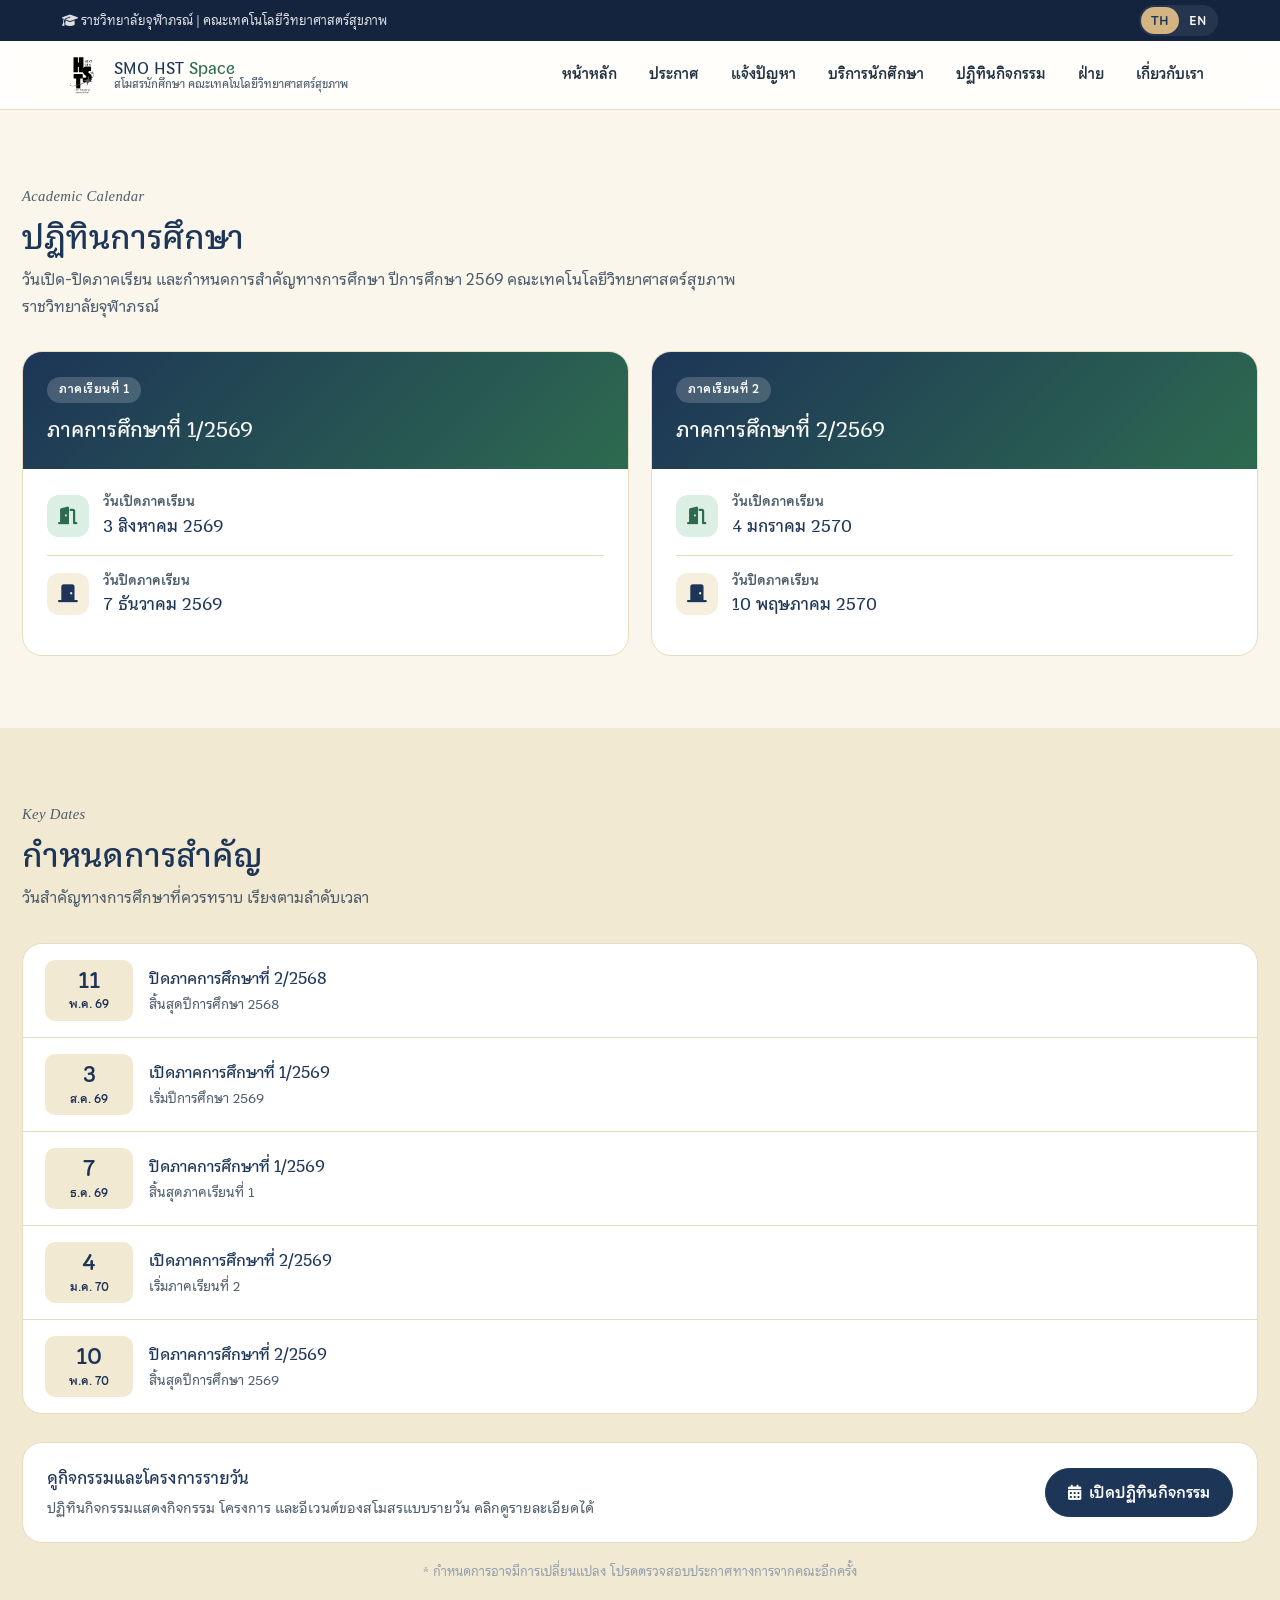
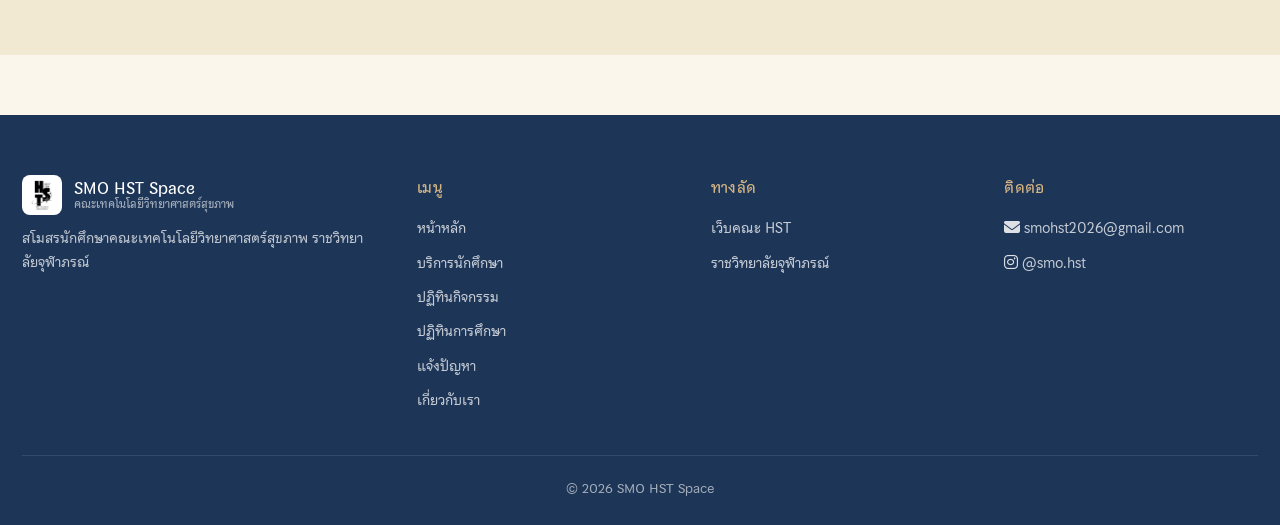
<file: academic.html>
<!DOCTYPE html>
<html lang="th" data-lang="th">
<head>
  <meta charset="UTF-8" />
  <link rel="icon" type="image/png" href="assets/logo-smo-transparent.png" />
  <meta name="viewport" content="width=device-width, initial-scale=1.0" />
  <title>ปฏิทินการศึกษา | SMO HST Space</title>
  <meta name="description" content="ปฏิทินการศึกษา วันเปิด-ปิดภาคเรียน และวันสำคัญทางการศึกษาของคณะเทคโนโลยีวิทยาศาสตร์สุขภาพ ราชวิทยาลัยจุฬาภรณ์" />
  <link rel="stylesheet" href="https://cdnjs.cloudflare.com/ajax/libs/font-awesome/6.4.2/css/all.min.css" />
  <link rel="stylesheet" href="css/portal.css?v=21" />
  <style>
    /* ===== Academic calendar page ===== */
    .term-grid { display: grid; grid-template-columns: repeat(auto-fit, minmax(min(300px, 100%), 1fr)); gap: 22px; }
    .term-card {
      background: var(--surface);
      border: 1px solid var(--border);
      border-radius: var(--r-lg);
      overflow: hidden;
      transition: all var(--tr);
    }
    .term-card:hover { transform: translateY(-4px); box-shadow: var(--sh-md); border-color: var(--green); }
    .term-card__head {
      background: linear-gradient(135deg, var(--navy), var(--green));
      color: #fff;
      padding: 22px 24px;
    }
    .term-card__head .term-tag {
      display: inline-block;
      background: rgba(255,255,255,0.18);
      padding: 3px 12px;
      border-radius: 999px;
      font-size: 0.75rem;
      font-weight: 700;
      letter-spacing: .5px;
      text-transform: uppercase;
      margin-bottom: 10px;
    }
    .term-card__head h3 { font-family: var(--font-display); font-size: 1.3rem; margin: 0; }
    .term-card__body { padding: 8px 24px 22px; }
    .term-row {
      display: flex;
      align-items: center;
      gap: 14px;
      padding: 14px 0;
      border-bottom: 1px solid var(--border);
    }
    .term-row:last-child { border-bottom: none; }
    .term-row .ico {
      width: 42px; height: 42px;
      border-radius: 12px;
      display: grid; place-items: center;
      flex-shrink: 0;
      font-size: 1.1rem;
    }
    .term-row.open .ico { background: var(--success-bg); color: var(--green); }
    .term-row.close .ico { background: var(--yellow-soft); color: var(--navy); }
    .term-row .label { font-size: 0.82rem; color: var(--text-2); font-weight: 600; }
    .term-row .date { font-family: var(--font-display); font-size: 1.05rem; color: var(--navy); font-weight: 700; }

    /* Key dates list */
    .keydates {
      background: var(--surface);
      border: 1px solid var(--border);
      border-radius: var(--r-lg);
      overflow: hidden;
    }
    .keydate {
      display: flex;
      align-items: center;
      gap: 16px;
      padding: 16px 22px;
      border-bottom: 1px solid var(--border);
      transition: background var(--tr);
    }
    .keydate:last-child { border-bottom: none; }
    .keydate:hover { background: var(--bg); }
    .keydate__date {
      flex-shrink: 0;
      width: 88px;
      text-align: center;
      background: var(--bg-alt);
      color: var(--navy);
      border-radius: 10px;
      padding: 8px 4px;
      line-height: 1.2;
    }
    .keydate__date strong { display: block; font-size: 1.35rem; font-weight: 800; }
    .keydate__date span { font-size: 0.72rem; font-weight: 600; }
    .keydate__info { flex: 1; min-width: 0; }
    .keydate__info h4 { font-family: var(--font-display); color: var(--navy); font-size: 1rem; margin: 0 0 2px; }
    .keydate__info p { color: var(--text-2); font-size: 0.85rem; margin: 0; }
  </style>
</head>
<body>

  <div class="ribbon">
    <div class="ribbon-inner">
      <span>
        <i class="fa-solid fa-graduation-cap"></i>
        <span class="th">ราชวิทยาลัยจุฬาภรณ์ | คณะเทคโนโลยีวิทยาศาสตร์สุขภาพ</span>
        <span class="en">Chulabhorn Royal Academy | Faculty of HST</span>
      </span>
      <span style="display:flex; gap:14px; align-items:center;">
        <span class="ribbon-lang">
          <button data-lang-btn="th" class="active">TH</button>
          <button data-lang-btn="en">EN</button>
        </span>
      </span>
    </div>
  </div>

  <header class="portal-header">
    <div class="portal-nav">
      <a href="index.html" class="brand">
        <img src="assets/logo-smo-transparent.png" alt="SMO HST" />
        <span class="brand-text">
          <strong>SMO HST <span style="color:var(--green);">Space</span></strong>
          <small class="th">สโมสรนักศึกษา คณะเทคโนโลยีวิทยาศาสตร์สุขภาพ</small>
          <small class="en">Student Association, Faculty of HST</small>
        </span>
      </a>
      <nav class="nav-links" id="navLinks">
        <a href="index.html"><span class="th">หน้าหลัก</span><span class="en">Home</span></a>
        <a href="index.html#announcements"><span class="th">ประกาศ</span><span class="en">Announcements</span></a>
        <a href="contact.html"><span class="th">แจ้งปัญหา</span><span class="en">Report</span></a>
        <a href="tools.html"><span class="th">บริการนักศึกษา</span><span class="en">Services</span></a>
        <a href="activities.html"><span class="th">ปฏิทินกิจกรรม</span><span class="en">Activities</span></a>
        <a href="index.html#departments"><span class="th">ฝ่าย</span><span class="en">Departments</span></a>
        <a href="about.html"><span class="th">เกี่ยวกับเรา</span><span class="en">About</span></a>
      </nav>
      <button class="menu-btn" id="menuBtn" aria-label="Menu"><i class="fa-solid fa-bars"></i></button>
    </div>
  </header>

  <section class="section">
    <div class="container">
      <span class="section-eyebrow">Academic Calendar</span>
      <h1 class="section-heading th">ปฏิทินการศึกษา</h1>
      <h1 class="section-heading en">Academic Calendar</h1>
      <p class="section-sub th">วันเปิด-ปิดภาคเรียน และกำหนดการสำคัญทางการศึกษา ปีการศึกษา 2569 คณะเทคโนโลยีวิทยาศาสตร์สุขภาพ ราชวิทยาลัยจุฬาภรณ์</p>
      <p class="section-sub en">Semester open/close dates and key academic milestones for Academic Year 2026, Faculty of HST</p>

      <!-- ===== Term cards ===== -->
      <div class="term-grid">
        <div class="term-card">
          <div class="term-card__head">
            <span class="term-tag th">ภาคเรียนที่ 1</span>
            <span class="term-tag en">Semester 1</span>
            <h3 class="th">ภาคการศึกษาที่ 1/2569</h3>
            <h3 class="en">Semester 1/2026</h3>
          </div>
          <div class="term-card__body">
            <div class="term-row open">
              <div class="ico"><i class="fa-solid fa-door-open"></i></div>
              <div>
                <div class="label th">วันเปิดภาคเรียน</div>
                <div class="label en">Semester opens</div>
                <div class="date th">3 สิงหาคม 2569</div>
                <div class="date en">3 August 2026</div>
              </div>
            </div>
            <div class="term-row close">
              <div class="ico"><i class="fa-solid fa-door-closed"></i></div>
              <div>
                <div class="label th">วันปิดภาคเรียน</div>
                <div class="label en">Semester closes</div>
                <div class="date th">7 ธันวาคม 2569</div>
                <div class="date en">7 December 2026</div>
              </div>
            </div>
          </div>
        </div>

        <div class="term-card">
          <div class="term-card__head">
            <span class="term-tag th">ภาคเรียนที่ 2</span>
            <span class="term-tag en">Semester 2</span>
            <h3 class="th">ภาคการศึกษาที่ 2/2569</h3>
            <h3 class="en">Semester 2/2026</h3>
          </div>
          <div class="term-card__body">
            <div class="term-row open">
              <div class="ico"><i class="fa-solid fa-door-open"></i></div>
              <div>
                <div class="label th">วันเปิดภาคเรียน</div>
                <div class="label en">Semester opens</div>
                <div class="date th">4 มกราคม 2570</div>
                <div class="date en">4 January 2027</div>
              </div>
            </div>
            <div class="term-row close">
              <div class="ico"><i class="fa-solid fa-door-closed"></i></div>
              <div>
                <div class="label th">วันปิดภาคเรียน</div>
                <div class="label en">Semester closes</div>
                <div class="date th">10 พฤษภาคม 2570</div>
                <div class="date en">10 May 2027</div>
              </div>
            </div>
          </div>
        </div>
      </div>
    </div>
  </section>

  <!-- ===== Key dates ===== -->
  <section class="section" style="background: var(--bg-alt);">
    <div class="container">
      <span class="section-eyebrow">Key Dates</span>
      <h2 class="section-heading th">กำหนดการสำคัญ</h2>
      <h2 class="section-heading en">Important Dates</h2>
      <p class="section-sub th">วันสำคัญทางการศึกษาที่ควรทราบ เรียงตามลำดับเวลา</p>
      <p class="section-sub en">Key academic dates in chronological order</p>

      <div class="keydates">
        <div class="keydate">
          <div class="keydate__date"><strong>11</strong><span class="th">พ.ค. 69</span><span class="en">MAY 26</span></div>
          <div class="keydate__info">
            <h4 class="th">ปิดภาคการศึกษาที่ 2/2568</h4>
            <h4 class="en">End of Semester 2/2025</h4>
            <p class="th">สิ้นสุดปีการศึกษา 2568</p>
            <p class="en">End of Academic Year 2025</p>
          </div>
        </div>
        <div class="keydate">
          <div class="keydate__date"><strong>3</strong><span class="th">ส.ค. 69</span><span class="en">AUG 26</span></div>
          <div class="keydate__info">
            <h4 class="th">เปิดภาคการศึกษาที่ 1/2569</h4>
            <h4 class="en">Start of Semester 1/2026</h4>
            <p class="th">เริ่มปีการศึกษา 2569</p>
            <p class="en">Beginning of Academic Year 2026</p>
          </div>
        </div>
        <div class="keydate">
          <div class="keydate__date"><strong>7</strong><span class="th">ธ.ค. 69</span><span class="en">DEC 26</span></div>
          <div class="keydate__info">
            <h4 class="th">ปิดภาคการศึกษาที่ 1/2569</h4>
            <h4 class="en">End of Semester 1/2026</h4>
            <p class="th">สิ้นสุดภาคเรียนที่ 1</p>
            <p class="en">End of first semester</p>
          </div>
        </div>
        <div class="keydate">
          <div class="keydate__date"><strong>4</strong><span class="th">ม.ค. 70</span><span class="en">JAN 27</span></div>
          <div class="keydate__info">
            <h4 class="th">เปิดภาคการศึกษาที่ 2/2569</h4>
            <h4 class="en">Start of Semester 2/2026</h4>
            <p class="th">เริ่มภาคเรียนที่ 2</p>
            <p class="en">Beginning of second semester</p>
          </div>
        </div>
        <div class="keydate">
          <div class="keydate__date"><strong>10</strong><span class="th">พ.ค. 70</span><span class="en">MAY 27</span></div>
          <div class="keydate__info">
            <h4 class="th">ปิดภาคการศึกษาที่ 2/2569</h4>
            <h4 class="en">End of Semester 2/2026</h4>
            <p class="th">สิ้นสุดปีการศึกษา 2569</p>
            <p class="en">End of Academic Year 2026</p>
          </div>
        </div>
      </div>

      <!-- Link to activity calendar -->
      <div class="board" style="margin-top:28px; padding: 22px 24px; display:flex; gap:20px; align-items:center; flex-wrap:wrap; justify-content:space-between;">
        <div>
          <h3 style="font-family:var(--font-display); color:var(--navy); font-size:1.05rem; margin-bottom:4px;">
            <span class="th">ดูกิจกรรมและโครงการรายวัน</span>
            <span class="en">See daily activities &amp; events</span>
          </h3>
          <p style="color:var(--text-2); font-size:0.9rem; margin:0;">
            <span class="th">ปฏิทินกิจกรรมแสดงกิจกรรม โครงการ และอีเวนต์ของสโมสรแบบรายวัน คลิกดูรายละเอียดได้</span>
            <span class="en">The activity calendar shows day-by-day events and projects — click any for details</span>
          </p>
        </div>
        <a href="activities.html" class="btn btn-primary">
          <i class="fa-solid fa-calendar-days"></i>
          <span class="th">เปิดปฏิทินกิจกรรม</span><span class="en">Open Activity Calendar</span>
        </a>
      </div>

      <p style="text-align:center; margin-top:18px; color:var(--text-3); font-size:0.82rem;">
        <span class="th">* กำหนดการอาจมีการเปลี่ยนแปลง โปรดตรวจสอบประกาศทางการจากคณะอีกครั้ง</span>
        <span class="en">* Dates may change — please confirm with official faculty announcements</span>
      </p>
    </div>
  </section>

  <footer class="portal-footer">
    <div class="container">
      <div class="footer-grid">
        <div class="footer-brand">
          <div class="brand" style="color:#fff;">
            <img src="assets/logo-smo-transparent.png" alt="SMO HST" style="background:#fff; border-radius:8px; padding:4px;" />
            <span class="brand-text"><strong>SMO HST Space</strong><small class="th">คณะเทคโนโลยีวิทยาศาสตร์สุขภาพ</small><small class="en">Faculty of Health Science Technology</small></span>
          </div>
          <p class="th">สโมสรนักศึกษาคณะเทคโนโลยีวิทยาศาสตร์สุขภาพ ราชวิทยาลัยจุฬาภรณ์</p>
          <p class="en">HST Student Association, Chulabhorn Royal Academy</p>
        </div>
        <div class="footer-col">
          <h4 class="th">เมนู</h4><h4 class="en">Menu</h4>
          <ul>
            <li><a href="index.html"><span class="th">หน้าหลัก</span><span class="en">Home</span></a></li>
            <li><a href="tools.html"><span class="th">บริการนักศึกษา</span><span class="en">Services</span></a></li>
            <li><a href="activities.html"><span class="th">ปฏิทินกิจกรรม</span><span class="en">Activity Calendar</span></a></li>
            <li><a href="academic.html"><span class="th">ปฏิทินการศึกษา</span><span class="en">Academic Calendar</span></a></li>
            <li><a href="contact.html"><span class="th">แจ้งปัญหา</span><span class="en">Report</span></a></li>
            <li><a href="about.html"><span class="th">เกี่ยวกับเรา</span><span class="en">About</span></a></li>
          </ul>
        </div>
        <div class="footer-col">
          <h4 class="th">ทางลัด</h4><h4 class="en">Quick Links</h4>
          <ul>
            <li><a href="https://hst.cra.ac.th" target="_blank" rel="noopener">เว็บคณะ HST</a></li>
            <li><a href="https://www.cra.ac.th" target="_blank" rel="noopener">ราชวิทยาลัยจุฬาภรณ์</a></li>
          </ul>
        </div>
        <div class="footer-col">
          <h4 class="th">ติดต่อ</h4><h4 class="en">Contact</h4>
          <ul>
            <li><i class="fa-solid fa-envelope"></i> <a href="mailto:smohst2026@gmail.com">smohst2026@gmail.com</a></li>
            <li><i class="fa-brands fa-instagram"></i> <a href="https://www.instagram.com/smo.hst/" target="_blank" rel="noopener">@smo.hst</a></li>
          </ul>
        </div>
      </div>
      <div class="footer-bottom"><span class="th">© 2026 SMO HST Space</span><span class="en">© 2026 SMO HST Space</span></div>
    </div>
  </footer>

  <script src="js/portal.js?v=21"></script>
</body>
</html>
</file>
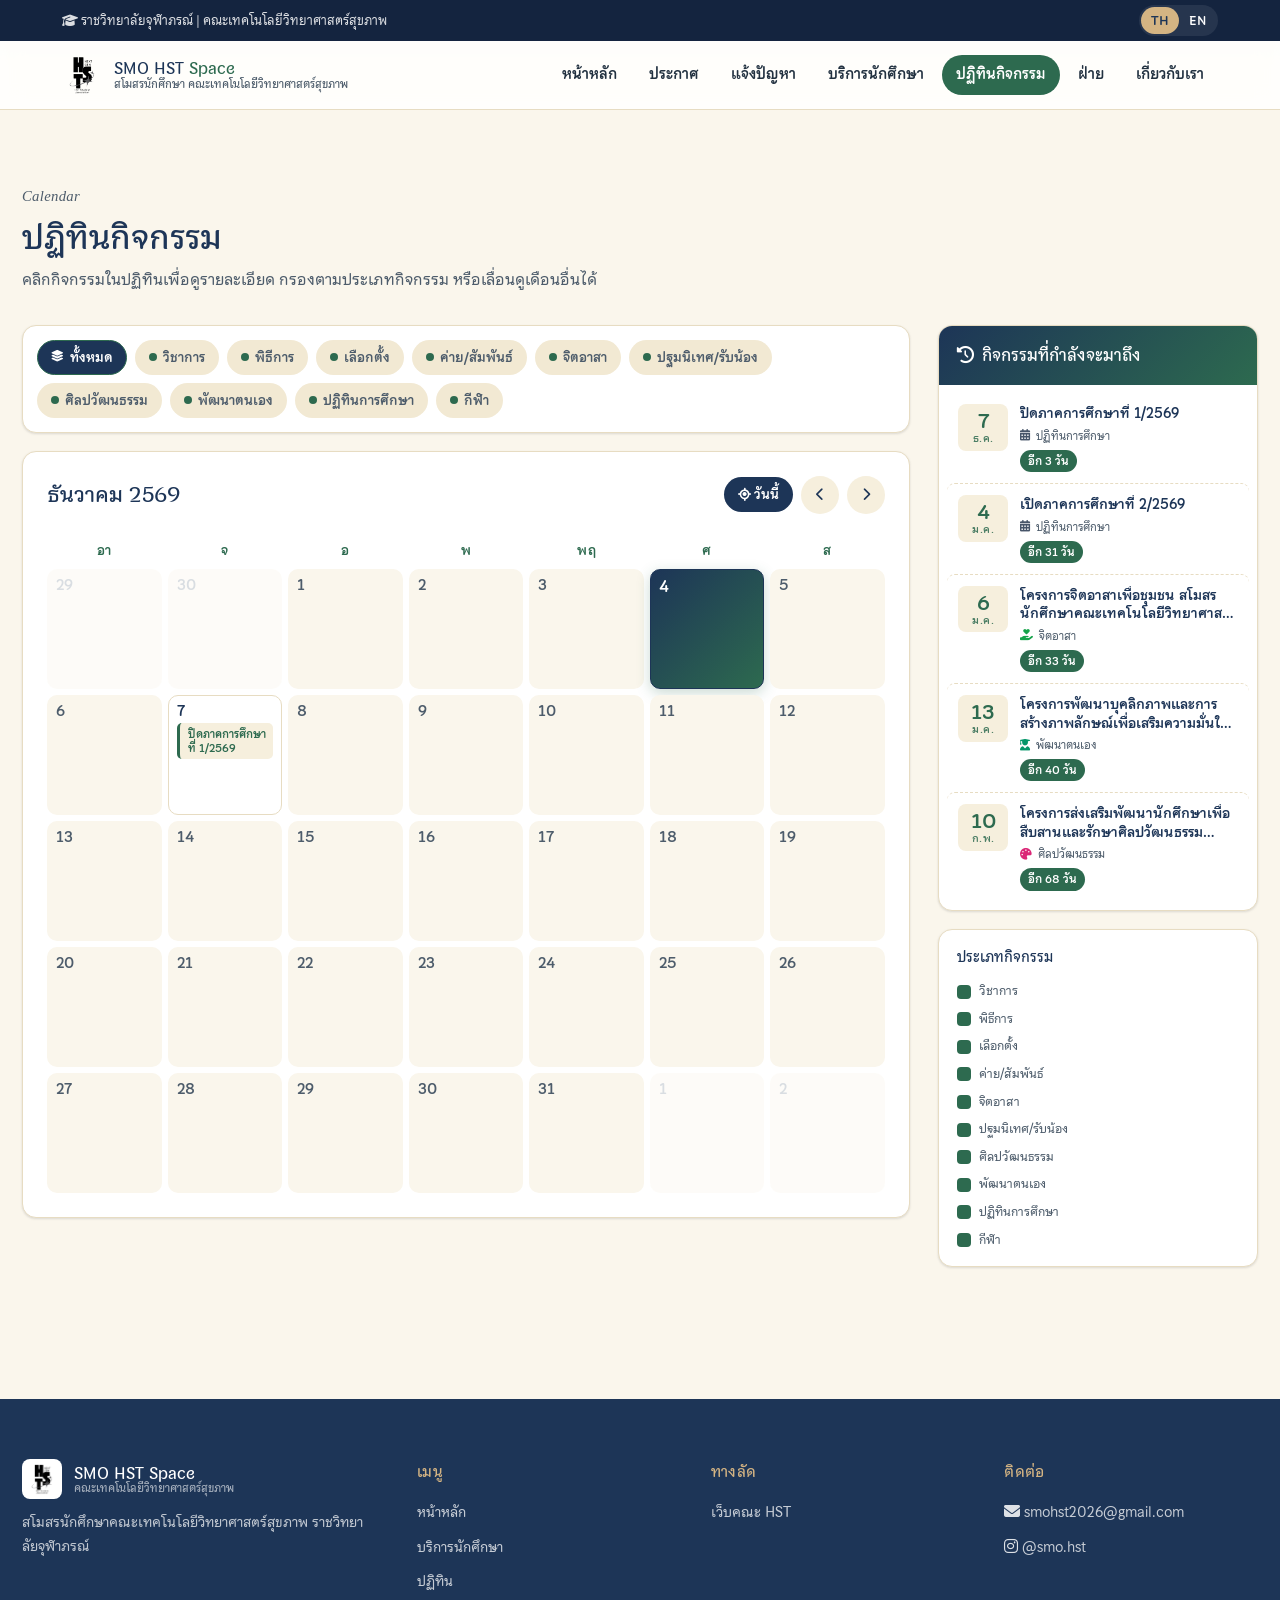
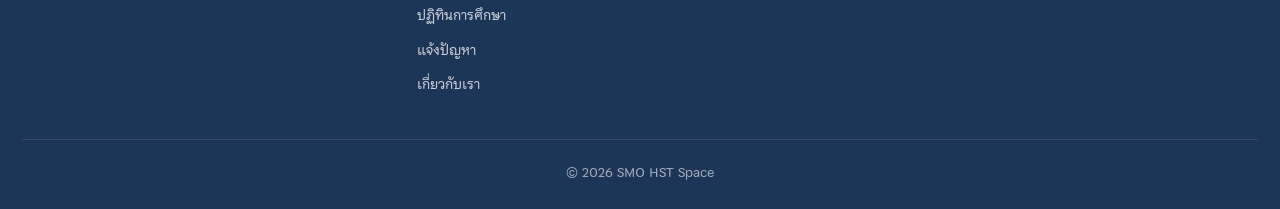
<file: activities.html>
<!DOCTYPE html>
<html lang="th" data-lang="th">
<head>
  <meta charset="UTF-8" />
  <link rel="icon" type="image/png" href="assets/logo-smo-transparent.png" />
  <meta name="viewport" content="width=device-width, initial-scale=1.0" />
  <title>ปฏิทินกิจกรรม | SMO HST Space</title>
  <meta name="description" content="ปฏิทินกิจกรรมและโครงการของสโมสรนักศึกษา คณะเทคโนโลยีวิทยาศาสตร์สุขภาพ" />
  <link rel="stylesheet" href="https://cdnjs.cloudflare.com/ajax/libs/font-awesome/6.4.2/css/all.min.css" />
  <link rel="stylesheet" href="css/portal.css?v=21" />
  <style>
    /* ===== GREEN & WHITE ONLY: บังคับให้ทุกหมวดกิจกรรมใช้เฉดเขียว =====
       calendar.js กำหนดสี --cat-color/--cat-bg ต่อกิจกรรมแบบ inline
       !important ทำให้ override สีเดิม (น้ำเงิน/ส้ม/ม่วง ฯลฯ) เป็นเขียวทั้งหมด */
    .cat-chip, .event-chip, .legend-swatch, .upcoming-date, .cat-dot,
    .event-modal__hero, .event-modal__row .row-icon, .upcoming-countdown,
    .cal-cell.today {
      --cat-color: var(--green) !important;
      --cat-bg: var(--yellow-soft) !important;
    }
    /* Calendar-specific styles (reuse from v1 with portal color vars) */
    .cal-layout { display: grid; grid-template-columns: minmax(0, 1fr) 320px; gap: 28px; align-items: start; }
    @media (max-width: 1024px) { .cal-layout { grid-template-columns: 1fr; } }
    .cat-filter-bar { display: flex; flex-wrap: wrap; gap: 8px; margin-bottom: 18px; padding: 14px; background: var(--surface); border-radius: var(--r-md); box-shadow: var(--sh-sm); border: 1px solid var(--border); }
    .cat-chip { display: inline-flex; align-items: center; gap: 6px; padding: 6px 13px; border-radius: 999px; font-size: 0.82rem; font-weight: 600; font-family: inherit; background: var(--bg-alt); color: var(--text-2); border: 1.5px solid transparent; cursor: pointer; transition: all .18s; white-space: nowrap; }
    .cat-chip:hover { transform: translateY(-1px); box-shadow: 0 2px 6px rgba(0,0,0,0.08); }
    .cat-chip .cat-dot { width: 8px; height: 8px; border-radius: 50%; background: var(--cat-color, #9ca3af); flex-shrink: 0; }
    .cat-chip.active { background: var(--cat-color, var(--navy)); color: #fff; border-color: var(--cat-color, var(--navy)); }
    .cat-chip.active .cat-dot { background: rgba(255,255,255,0.85); }
    .cat-chip[data-cat="all"] { background: var(--navy); color: #fff; }
    .cat-chip[data-cat="all"].active { background: var(--navy); }
    .cat-chip[data-cat="all"]:not(.active) { background: var(--bg-alt); color: var(--text-2); }

    .calendar-wrap { background: var(--surface); padding: 24px; border-radius: var(--r-md); box-shadow: var(--sh-sm); border: 1px solid var(--border); }
    .cal-header { display: flex; justify-content: space-between; align-items: center; margin-bottom: 18px; gap: 12px; }
    .cal-header h3 { color: var(--navy); font-family: var(--font-display); font-size: 1.35rem; margin: 0; }
    .cal-header-controls { display: flex; align-items: center; gap: 8px; }
    .cal-nav-btn { width: 38px; height: 38px; border-radius: 50%; background: var(--yellow-soft); color: var(--navy); border: none; cursor: pointer; display: grid; place-items: center; transition: all .2s; }
    .cal-nav-btn:hover { background: var(--green); color: #fff; transform: scale(1.05); }
    .cal-today-btn { padding: 7px 14px; border-radius: 999px; background: var(--navy); color: #fff; font-size: 0.82rem; font-weight: 600; border: none; cursor: pointer; transition: all .2s; font-family: inherit; }
    .cal-today-btn:hover { background: var(--green); }

    .cal-grid { display: grid; grid-template-columns: repeat(7, 1fr); gap: 6px; }
    .cal-day-name { text-align: center; font-weight: 700; color: var(--green); padding: 8px 0; font-size: 0.82rem; letter-spacing: .5px; }
    .cal-cell { min-height: 120px; background: var(--bg); border: 1.5px solid transparent; border-radius: 10px; padding: 8px; color: var(--text); position: relative; transition: all .18s; display: flex; flex-direction: column; gap: 4px; overflow: hidden; }
    .cal-cell .day-num { font-size: 0.92rem; font-weight: 600; line-height: 1; color: var(--text-2); }
    .cal-cell:hover:not(.muted) { border-color: var(--green); background: var(--surface); transform: translateY(-2px); box-shadow: 0 4px 12px rgba(45,106,79,0.12); }
    .cal-cell.muted { opacity: 0.35; }
    .cal-cell.muted .day-num { color: var(--text-3); }
    .cal-cell.has-event { background: var(--surface); border-color: var(--border); }
    .cal-cell.has-event .day-num { color: var(--navy); font-weight: 700; }
    .cal-cell.today { background: linear-gradient(135deg, var(--navy), var(--green)); border-color: var(--navy); box-shadow: 0 4px 14px rgba(45,106,79,0.25); }
    .cal-cell.today .day-num { color: #fff; font-weight: 800; font-size: 1rem; }
    .cal-cell.today .event-chip { background: rgba(255,255,255,0.92); }
    .event-chip { font-size: 0.68rem; font-weight: 600; line-height: 1.3; padding: 4px 6px 4px 8px; border-radius: 5px; cursor: pointer; background: var(--cat-bg, var(--bg-alt)); color: var(--cat-color, var(--navy)); border-left: 3px solid var(--cat-color, var(--green)); display: -webkit-box; -webkit-line-clamp: 2; line-clamp: 2; -webkit-box-orient: vertical; overflow: hidden; text-overflow: ellipsis; transition: all .15s; }
    .event-chip:hover { transform: translateX(2px); filter: brightness(0.94); }
    .event-chip + .event-chip { margin-top: 3px; }
    .cal-cell.filtered-out .event-chip { display: none; }
    .cal-cell.filtered-out:not(.today) { background: var(--bg); border-color: transparent; }

    .cal-sidebar { display: flex; flex-direction: column; gap: 18px; position: sticky; top: 90px; }
    @media (max-width: 1024px) { .cal-sidebar { position: static; } }
    .sidebar-card { background: var(--surface); border-radius: var(--r-md); box-shadow: var(--sh-sm); border: 1px solid var(--border); overflow: hidden; }
    .sidebar-card__header { padding: 16px 18px; background: linear-gradient(135deg, var(--navy), var(--green)); color: #fff; }
    .sidebar-card__header h4 { font-family: var(--font-display); font-size: 1.05rem; margin: 0; display: flex; align-items: center; gap: 8px; }
    .sidebar-card__body { padding: 8px; }

    .upcoming-item { display: flex; gap: 12px; padding: 11px; border-radius: 8px; cursor: pointer; transition: all .15s; align-items: flex-start; }
    .upcoming-item:hover { background: var(--yellow-soft); }
    .upcoming-item + .upcoming-item { border-top: 1px dashed var(--border); }
    .upcoming-date { width: 50px; flex-shrink: 0; text-align: center; background: var(--cat-bg, var(--bg-alt)); color: var(--cat-color, var(--navy)); border-radius: 8px; padding: 6px 4px; line-height: 1.1; }
    .upcoming-date strong { display: block; font-size: 1.3rem; font-weight: 800; }
    .upcoming-date span { display: block; font-size: 0.65rem; font-weight: 600; letter-spacing: .5px; text-transform: uppercase; opacity: 0.85; }
    .upcoming-info { flex: 1; min-width: 0; }
    .upcoming-info h5 { font-size: 0.85rem; font-weight: 600; color: var(--navy); margin: 0 0 4px; line-height: 1.35; display: -webkit-box; -webkit-line-clamp: 2; line-clamp: 2; -webkit-box-orient: vertical; overflow: hidden; }
    .upcoming-info .upcoming-meta { font-size: 0.72rem; color: var(--text-2); display: flex; align-items: center; gap: 6px; }
    .upcoming-countdown { font-size: 0.7rem; font-weight: 700; color: #fff; background: var(--cat-color, var(--green)); padding: 2px 8px; border-radius: 999px; display: inline-block; margin-top: 4px; }

    .legend-card { padding: 16px 18px; }
    .legend-card h5 { font-size: 0.9rem; font-weight: 700; color: var(--navy); margin: 0 0 12px; font-family: var(--font-display); }
    .legend-list { display: flex; flex-direction: column; gap: 7px; }
    .legend-item { display: flex; align-items: center; gap: 8px; font-size: 0.78rem; color: var(--text-2); }
    .legend-swatch { width: 14px; height: 14px; border-radius: 4px; background: var(--cat-color); flex-shrink: 0; }

    /* Event modal */
    .event-modal { position: fixed; inset: 0; z-index: 9999; display: grid; place-items: center; padding: 20px; opacity: 0; pointer-events: none; transition: opacity .25s; }
    .event-modal.open { opacity: 1; pointer-events: auto; }
    .event-modal__backdrop { position: absolute; inset: 0; background: rgba(12,59,46,0.55); backdrop-filter: blur(4px); }
    .event-modal__panel { position: relative; max-width: 520px; width: 100%; max-height: 90vh; overflow: auto; background: var(--surface); border-radius: 16px; box-shadow: var(--sh-lg); transform: scale(0.92); transition: transform .25s; }
    .event-modal.open .event-modal__panel { transform: scale(1); }
    .event-modal__hero { padding: 28px 28px 18px; background: linear-gradient(135deg, var(--cat-color, var(--navy)), var(--cat-color, var(--green))); color: #fff; position: relative; }
    .event-modal__hero .cat-label { display: inline-flex; align-items: center; gap: 6px; background: rgba(255,255,255,0.22); padding: 4px 12px; border-radius: 999px; font-size: 0.78rem; font-weight: 600; margin-bottom: 12px; }
    .event-modal__hero h2 { font-family: var(--font-display); font-size: 1.35rem; margin: 0; line-height: 1.4; }
    .event-modal__hero .date-big { display: flex; align-items: baseline; gap: 8px; margin-top: 14px; font-size: 0.95rem; opacity: 0.95; }
    .event-modal__hero .date-big strong { font-size: 1.6rem; font-weight: 800; }
    .event-modal__close { position: absolute; top: 12px; right: 12px; width: 36px; height: 36px; border-radius: 50%; background: rgba(255,255,255,0.2); color: #fff; border: none; cursor: pointer; font-size: 1.2rem; display: grid; place-items: center; transition: all .2s; }
    .event-modal__close:hover { background: rgba(255,255,255,0.35); transform: rotate(90deg); }
    .event-modal__body { padding: 22px 28px 28px; }
    .event-modal__row { display: flex; gap: 12px; padding: 11px 0; border-bottom: 1px solid var(--border); align-items: flex-start; }
    .event-modal__row:last-child { border-bottom: none; }
    .event-modal__row .row-icon { width: 36px; height: 36px; border-radius: 10px; background: var(--cat-bg, var(--bg-alt)); color: var(--cat-color, var(--navy)); display: grid; place-items: center; flex-shrink: 0; }
    .event-modal__row .row-content { flex: 1; font-size: 0.92rem; }
    .event-modal__row .row-content strong { display: block; font-size: 0.75rem; color: var(--text-2); font-weight: 600; text-transform: uppercase; letter-spacing: .5px; margin-bottom: 2px; }
    .event-modal__actions { display: flex; gap: 10px; margin-top: 18px; flex-wrap: wrap; }
    .event-modal__actions .btn { flex: 1; min-width: 140px; justify-content: center; }

    @media (max-width: 768px) {
      .cal-cell { min-height: 86px; padding: 5px; }
      .cal-cell .day-num { font-size: 0.78rem; }
      .event-chip { font-size: 0.58rem; padding: 2px 4px; -webkit-line-clamp: 1; line-clamp: 1; }
      .cal-day-name { font-size: 0.72rem; padding: 5px 0; }
      .calendar-wrap { padding: 16px; }
      .cal-header h3 { font-size: 1.1rem; }
      .cat-filter-bar { padding: 10px; gap: 6px; }
      .cat-chip { font-size: 0.72rem; padding: 5px 10px; }
      .event-modal__hero h2 { font-size: 1.1rem; }
    }
    @media (max-width: 480px) {
      .cal-cell { min-height: 64px; }
      .cal-cell .event-chip { display: block; font-size: 0; height: 4px; padding: 0; margin-top: 2px; border-left: none; border-radius: 2px; background: var(--cat-color, var(--green)); }
      .event-chip + .event-chip { margin-top: 2px; }
      .cal-today-btn { padding: 5px 10px; font-size: 0.72rem; }
    }
  </style>
</head>
<body>

  <div class="ribbon">
    <div class="ribbon-inner">
      <span>
        <i class="fa-solid fa-graduation-cap"></i>
        <span class="th">ราชวิทยาลัยจุฬาภรณ์ | คณะเทคโนโลยีวิทยาศาสตร์สุขภาพ</span>
        <span class="en">Chulabhorn Royal Academy | Faculty of HST</span>
      </span>
      <span style="display:flex; gap:14px; align-items:center;">
        <span class="ribbon-lang">
          <button data-lang-btn="th" class="active">TH</button>
          <button data-lang-btn="en">EN</button>
        </span>
      </span>
    </div>
  </div>

  <header class="portal-header">
    <div class="portal-nav">
      <a href="index.html" class="brand">
        <img src="assets/logo-smo-transparent.png" alt="SMO HST" />
        <span class="brand-text">
          <strong>SMO HST <span style="color:var(--green);">Space</span></strong>
          <small class="th">สโมสรนักศึกษา คณะเทคโนโลยีวิทยาศาสตร์สุขภาพ</small>
          <small class="en">Student Association, Faculty of HST</small>
        </span>
      </a>
      <nav class="nav-links" id="navLinks">
        <a href="index.html"><span class="th">หน้าหลัก</span><span class="en">Home</span></a>
        <a href="index.html#announcements"><span class="th">ประกาศ</span><span class="en">Announcements</span></a>
        <a href="contact.html"><span class="th">แจ้งปัญหา</span><span class="en">Report</span></a>
        <a href="tools.html"><span class="th">บริการนักศึกษา</span><span class="en">Services</span></a>
        <a href="activities.html"><span class="th">ปฏิทินกิจกรรม</span><span class="en">Activities</span></a>
        <a href="index.html#departments"><span class="th">ฝ่าย</span><span class="en">Departments</span></a>
        <a href="about.html"><span class="th">เกี่ยวกับเรา</span><span class="en">About</span></a>
      </nav>
      <button class="menu-btn" id="menuBtn" aria-label="Menu"><i class="fa-solid fa-bars"></i></button>
    </div>
  </header>

  <section class="section">
    <div class="container">
      <span class="section-eyebrow">Calendar</span>
      <h1 class="section-heading th">ปฏิทินกิจกรรม</h1>
      <h1 class="section-heading en">Activity Calendar</h1>
      <p class="section-sub th">คลิกกิจกรรมในปฏิทินเพื่อดูรายละเอียด กรองตามประเภทกิจกรรม หรือเลื่อนดูเดือนอื่นได้</p>
      <p class="section-sub en">Click any event for details, filter by category, or navigate between months</p>

      <div class="cal-layout">
        <div class="cal-main">
          <div class="cat-filter-bar" id="catFilterBar"></div>
          <div class="calendar-wrap">
            <div class="cal-header">
              <h3 id="calLabel">พฤษภาคม 2569</h3>
              <div class="cal-header-controls">
                <button class="cal-today-btn" id="todayBtn" title="กลับไปยังวันนี้">
                  <i class="fa-solid fa-location-crosshairs"></i>
                  <span class="th">วันนี้</span><span class="en">Today</span>
                </button>
                <button class="cal-nav-btn" id="prevMonth" aria-label="Previous"><i class="fa-solid fa-chevron-left"></i></button>
                <button class="cal-nav-btn" id="nextMonth" aria-label="Next"><i class="fa-solid fa-chevron-right"></i></button>
              </div>
            </div>
            <div class="cal-grid">
              <div class="cal-day-name"><span class="th">อา</span><span class="en">Sun</span></div>
              <div class="cal-day-name"><span class="th">จ</span><span class="en">Mon</span></div>
              <div class="cal-day-name"><span class="th">อ</span><span class="en">Tue</span></div>
              <div class="cal-day-name"><span class="th">พ</span><span class="en">Wed</span></div>
              <div class="cal-day-name"><span class="th">พฤ</span><span class="en">Thu</span></div>
              <div class="cal-day-name"><span class="th">ศ</span><span class="en">Fri</span></div>
              <div class="cal-day-name"><span class="th">ส</span><span class="en">Sat</span></div>
            </div>
            <div class="cal-grid" id="calGrid"></div>
          </div>
        </div>

        <aside class="cal-sidebar">
          <div class="sidebar-card">
            <div class="sidebar-card__header">
              <h4><i class="fa-solid fa-clock-rotate-left"></i> <span class="th">กิจกรรมที่กำลังจะมาถึง</span><span class="en">Upcoming Events</span></h4>
            </div>
            <div class="sidebar-card__body" id="upcomingList"></div>
          </div>
          <div class="sidebar-card legend-card">
            <h5><span class="th">ประเภทกิจกรรม</span><span class="en">Event Categories</span></h5>
            <div class="legend-list" id="legendList"></div>
          </div>
        </aside>
      </div>
    </div>
  </section>

  <!-- Event Modal -->
  <div class="event-modal" id="eventModal" aria-hidden="true" role="dialog">
    <div class="event-modal__backdrop" data-close-modal></div>
    <div class="event-modal__panel" role="document">
      <button class="event-modal__close" data-close-modal aria-label="Close"><i class="fa-solid fa-xmark"></i></button>
      <div id="eventModalContent"></div>
    </div>
  </div>

  <footer class="portal-footer">
    <div class="container">
      <div class="footer-grid">
        <div class="footer-brand">
          <div class="brand" style="color:#fff;">
            <img src="assets/logo-smo-transparent.png" alt="SMO HST" style="background:#fff; border-radius:8px; padding:4px;" />
            <span class="brand-text"><strong>SMO HST Space</strong><small class="th">คณะเทคโนโลยีวิทยาศาสตร์สุขภาพ</small><small class="en">Faculty of Health Science Technology</small></span>
          </div>
          <p class="th">สโมสรนักศึกษาคณะเทคโนโลยีวิทยาศาสตร์สุขภาพ ราชวิทยาลัยจุฬาภรณ์</p>
          <p class="en">HST Student Association, Chulabhorn Royal Academy</p>
        </div>
        <div class="footer-col">
          <h4 class="th">เมนู</h4><h4 class="en">Menu</h4>
          <ul>
            <li><a href="index.html"><span class="th">หน้าหลัก</span><span class="en">Home</span></a></li>
            <li><a href="tools.html"><span class="th">บริการนักศึกษา</span><span class="en">Services</span></a></li>
            <li><a href="activities.html"><span class="th">ปฏิทิน</span><span class="en">Calendar</span></a></li>
            <li><a href="academic.html"><span class="th">ปฏิทินการศึกษา</span><span class="en">Academic Calendar</span></a></li>
            <li><a href="contact.html"><span class="th">แจ้งปัญหา</span><span class="en">Report</span></a></li>
            <li><a href="about.html"><span class="th">เกี่ยวกับเรา</span><span class="en">About</span></a></li>
          </ul>
        </div>
        <div class="footer-col">
          <h4 class="th">ทางลัด</h4><h4 class="en">Quick Links</h4>
          <ul>
            <li><a href="https://hst.cra.ac.th" target="_blank" rel="noopener">เว็บคณะ HST</a></li>
          </ul>
        </div>
        <div class="footer-col">
          <h4 class="th">ติดต่อ</h4><h4 class="en">Contact</h4>
          <ul>
            <li><i class="fa-solid fa-envelope"></i> <a href="mailto:smohst2026@gmail.com">smohst2026@gmail.com</a></li>
            <li><i class="fa-brands fa-instagram"></i> <a href="https://www.instagram.com/smo.hst/" target="_blank" rel="noopener">@smo.hst</a></li>
          </ul>
        </div>
      </div>
      <div class="footer-bottom"><span class="th">© 2026 SMO HST Space</span><span class="en">© 2026 SMO HST Space</span></div>
    </div>
  </footer>

  <script src="js/portal.js?v=21"></script>
  <script src="js/calendar.js?v=1780500000"></script>
</body>
</html>
</file>
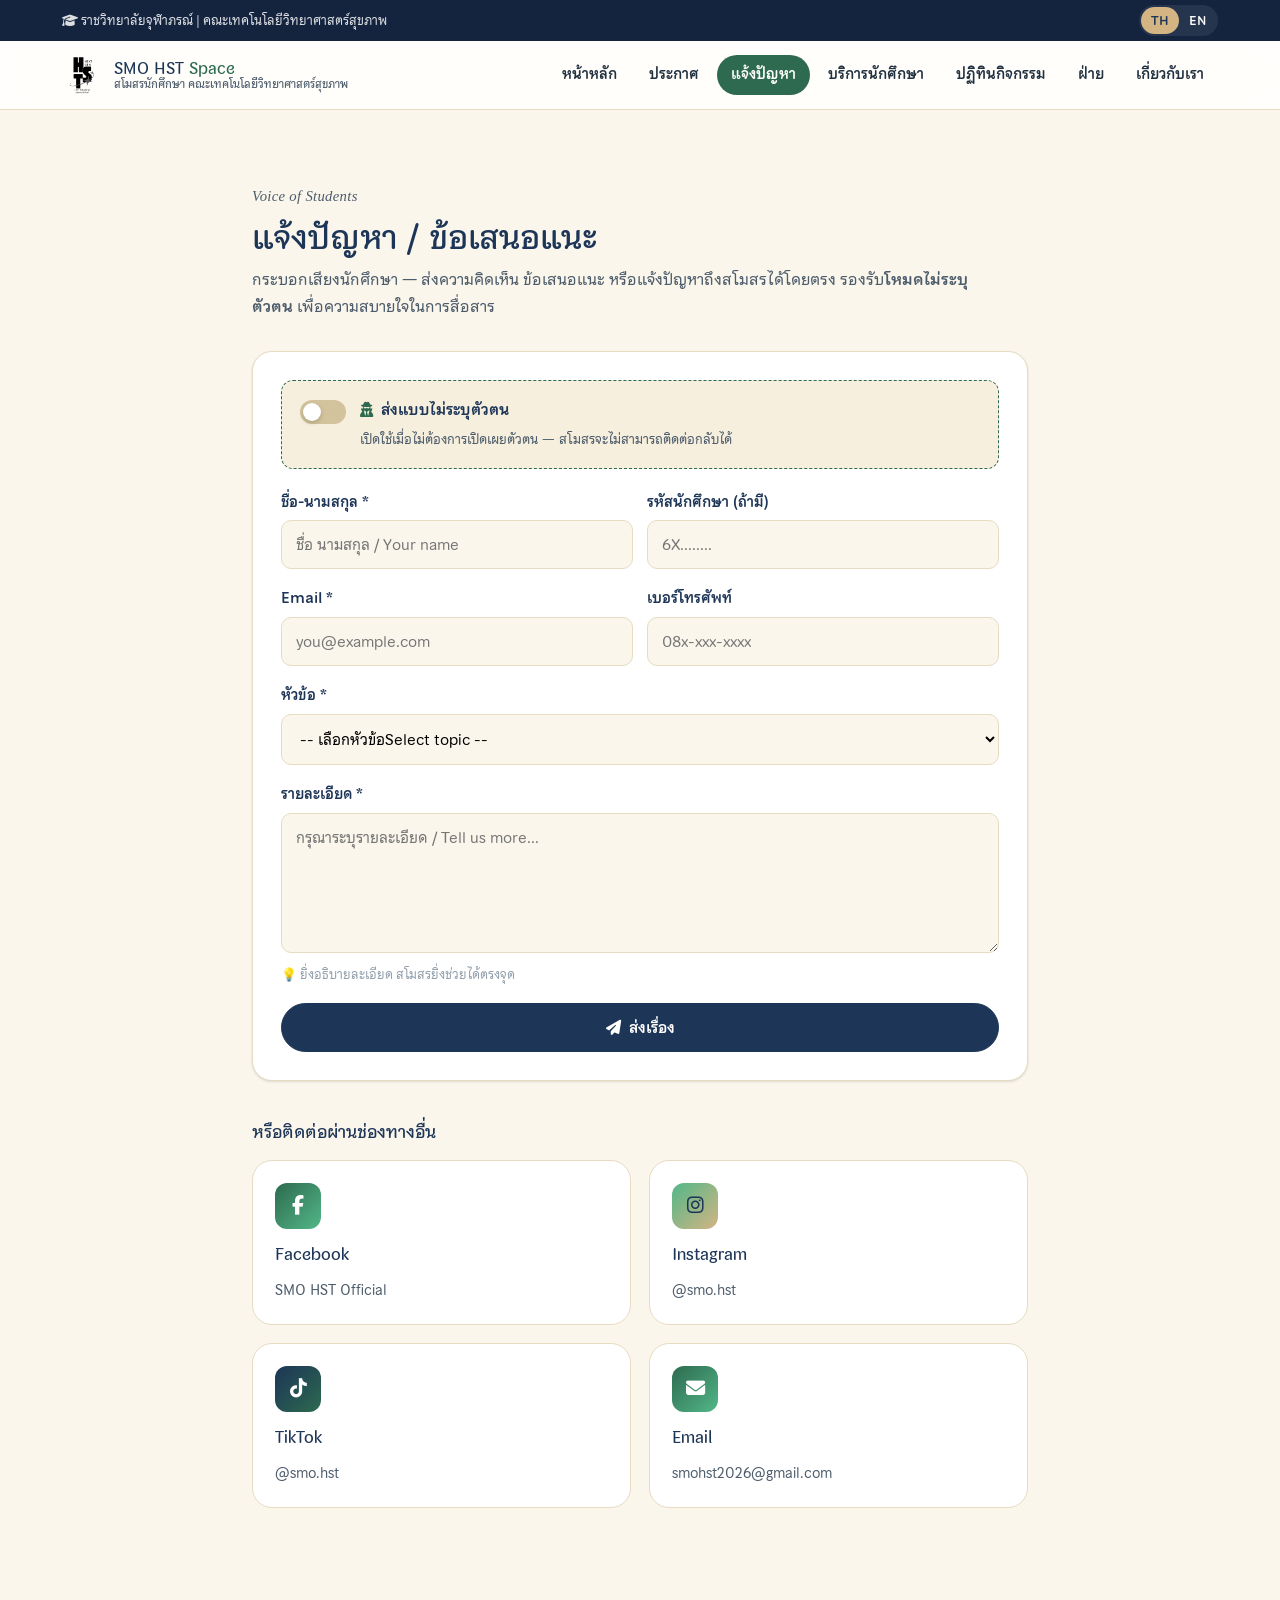
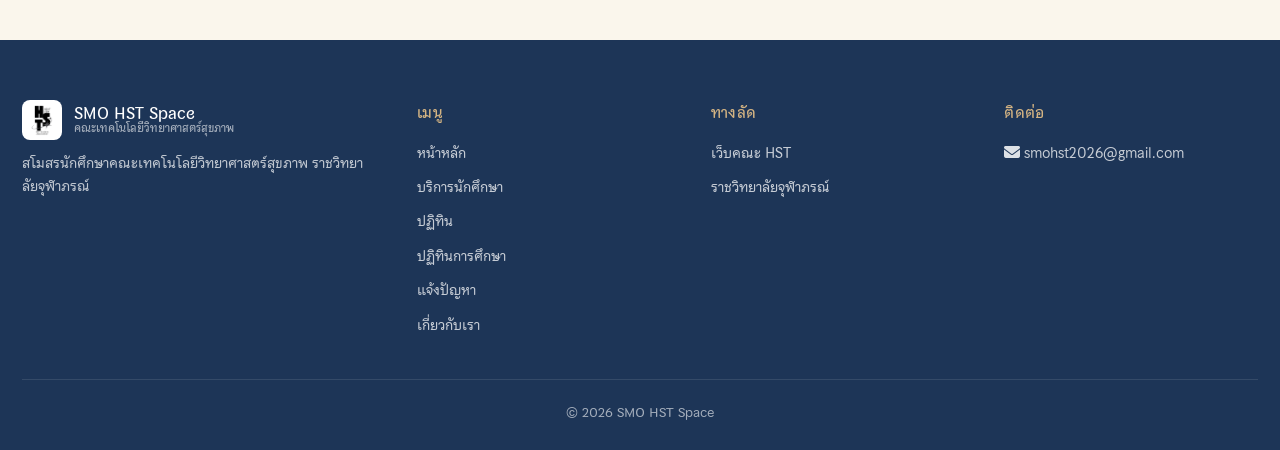
<file: contact.html>
<!DOCTYPE html>
<html lang="th" data-lang="th">
<head>
  <meta charset="UTF-8" />
  <link rel="icon" type="image/png" href="assets/logo-smo-transparent.png" />
  <meta name="viewport" content="width=device-width, initial-scale=1.0" />
  <title>แจ้งปัญหา / ข้อเสนอแนะ | SMO HST Space</title>
  <meta name="description" content="ส่งความคิดเห็น ข้อเสนอแนะ หรือร้องเรียนถึงสโมสรนักศึกษา HST — รองรับโหมดไม่ระบุตัวตน" />
  <link rel="stylesheet" href="https://cdnjs.cloudflare.com/ajax/libs/font-awesome/6.4.2/css/all.min.css" />
  <link rel="stylesheet" href="css/portal.css?v=21" />
</head>
<body>

  <div class="ribbon">
    <div class="ribbon-inner">
      <span>
        <i class="fa-solid fa-graduation-cap"></i>
        <span class="th">ราชวิทยาลัยจุฬาภรณ์ | คณะเทคโนโลยีวิทยาศาสตร์สุขภาพ</span>
        <span class="en">Chulabhorn Royal Academy | Faculty of HST</span>
      </span>
      <span style="display:flex; gap:14px; align-items:center;">
        <span class="ribbon-lang">
          <button data-lang-btn="th" class="active">TH</button>
          <button data-lang-btn="en">EN</button>
        </span>
      </span>
    </div>
  </div>

  <header class="portal-header">
    <div class="portal-nav">
      <a href="index.html" class="brand">
        <img src="assets/logo-smo-transparent.png" alt="SMO HST" />
        <span class="brand-text">
          <strong>SMO HST <span style="color:var(--green);">Space</span></strong>
          <small class="th">สโมสรนักศึกษา คณะเทคโนโลยีวิทยาศาสตร์สุขภาพ</small>
          <small class="en">Student Association, Faculty of HST</small>
        </span>
      </a>
      <nav class="nav-links" id="navLinks">
        <a href="index.html"><span class="th">หน้าหลัก</span><span class="en">Home</span></a>
        <a href="index.html#announcements"><span class="th">ประกาศ</span><span class="en">Announcements</span></a>
        <a href="contact.html" class="active"><span class="th">แจ้งปัญหา</span><span class="en">Report</span></a>
        <a href="tools.html"><span class="th">บริการนักศึกษา</span><span class="en">Services</span></a>
        <a href="activities.html"><span class="th">ปฏิทินกิจกรรม</span><span class="en">Activities</span></a>
        <a href="index.html#departments"><span class="th">ฝ่าย</span><span class="en">Departments</span></a>
        <a href="about.html"><span class="th">เกี่ยวกับเรา</span><span class="en">About</span></a>
      </nav>
      <button class="menu-btn" id="menuBtn" aria-label="Menu"><i class="fa-solid fa-bars"></i></button>
    </div>
  </header>

  <section class="section">
    <div class="container" style="max-width:820px;">
      <span class="section-eyebrow">Voice of Students</span>
      <h1 class="section-heading th">แจ้งปัญหา / ข้อเสนอแนะ</h1>
      <h1 class="section-heading en">Report / Feedback</h1>
      <p class="section-sub th">
        กระบอกเสียงนักศึกษา — ส่งความคิดเห็น ข้อเสนอแนะ หรือแจ้งปัญหาถึงสโมสรได้โดยตรง
        รองรับ<strong>โหมดไม่ระบุตัวตน</strong> เพื่อความสบายใจในการสื่อสาร
      </p>
      <p class="section-sub en">
        Voice of the students — share your feedback, suggestions, or report an issue directly to SMO.
        <strong>Anonymous mode</strong> supported for privacy.
      </p>

      <div class="form-card">

        <!-- Anonymous toggle -->
        <div class="anon-toggle" id="anonToggleWrap">
          <label class="toggle-sw" for="anonToggle">
            <input type="checkbox" id="anonToggle" name="anonymous" />
            <span class="toggle-sl"></span>
          </label>
          <div class="toggle-info">
            <strong>
              <i class="fa-solid fa-user-secret" style="color:var(--green);"></i>
              <span class="th">ส่งแบบไม่ระบุตัวตน</span>
              <span class="en">Send Anonymously</span>
            </strong>
            <small class="th">เปิดใช้เมื่อไม่ต้องการเปิดเผยตัวตน — สโมสรจะไม่สามารถติดต่อกลับได้</small>
            <small class="en">Enable for confidential reports — note: we won't be able to follow up</small>
          </div>
        </div>

        <form id="reportForm" novalidate>

          <div class="form-row" data-anon-hide>
            <div class="form-group">
              <label class="th">ชื่อ-นามสกุล <span class="required">*</span></label>
              <label class="en">Full Name <span class="required">*</span></label>
              <input type="text" name="name" required placeholder="ชื่อ นามสกุล / Your name" />
            </div>
            <div class="form-group">
              <label class="th">รหัสนักศึกษา (ถ้ามี)</label>
              <label class="en">Student ID (optional)</label>
              <input type="text" name="studentId" placeholder="6X........" />
            </div>
          </div>

          <div class="form-row" data-anon-hide>
            <div class="form-group">
              <label>Email <span class="required">*</span></label>
              <input type="email" name="email" required placeholder="you@example.com" />
            </div>
            <div class="form-group">
              <label class="th">เบอร์โทรศัพท์</label>
              <label class="en">Phone</label>
              <input type="tel" name="phone" placeholder="08x-xxx-xxxx" />
            </div>
          </div>

          <div class="form-group">
            <label class="th">หัวข้อ <span class="required">*</span></label>
            <label class="en">Topic <span class="required">*</span></label>
            <select name="subject" required>
              <option value="">-- <span class="th">เลือกหัวข้อ</span><span class="en">Select topic</span> --</option>
              <option value="general">สอบถามทั่วไป / General</option>
              <option value="academic">ปัญหาด้านวิชาการ / Academic</option>
              <option value="welfare">สวัสดิการนักศึกษา / Welfare</option>
              <option value="activity">เสนอกิจกรรม / Activity suggestion</option>
              <option value="complaint">ร้องเรียน / Complaint</option>
              <option value="other">อื่นๆ / Other</option>
            </select>
          </div>

          <div class="form-group">
            <label class="th">รายละเอียด <span class="required">*</span></label>
            <label class="en">Details <span class="required">*</span></label>
            <textarea name="message" required placeholder="กรุณาระบุรายละเอียด / Tell us more..."></textarea>
            <div class="form-hint th">💡 ยิ่งอธิบายละเอียด สโมสรยิ่งช่วยได้ตรงจุด</div>
            <div class="form-hint en">💡 The more details, the better we can help</div>
          </div>

          <!-- Honeypot -->
          <div style="position:absolute; left:-9999px; width:1px; height:1px; overflow:hidden;" aria-hidden="true">
            <label>Website (leave blank)</label>
            <input type="text" name="website" tabindex="-1" autocomplete="off" />
          </div>

          <div id="formStatus" class="form-status" role="status" aria-live="polite" style="display:none;"></div>

          <button type="submit" class="btn btn-primary" id="submitBtn" style="width:100%; justify-content:center;">
            <i class="fa-solid fa-paper-plane"></i>
            <span class="btn-default"><span class="th">ส่งเรื่อง</span><span class="en">Submit</span></span>
            <span class="btn-loading" style="display:none;">
              <i class="fa-solid fa-spinner fa-spin"></i>
              <span class="th">กำลังส่ง...</span><span class="en">Sending...</span>
            </span>
          </button>
        </form>
      </div>

      <!-- Alternate channels -->
      <div style="margin-top:36px;">
        <h3 style="font-family:var(--font-display); color:var(--navy); font-size:1.1rem; margin-bottom:14px;">
          <span class="th">หรือติดต่อผ่านช่องทางอื่น</span><span class="en">Or contact via other channels</span>
        </h3>
        <div class="tool-grid">
          <a href="https://www.facebook.com/smo.hst/" target="_blank" rel="noopener" class="tool-card" style="text-decoration:none; color:inherit;">
            <div class="tool-icon"><i class="fa-brands fa-facebook-f"></i></div>
            <h3 class="tool-title">Facebook</h3>
            <p class="tool-desc">SMO HST Official</p>
          </a>
          <a href="https://www.instagram.com/smo.hst/" target="_blank" rel="noopener" class="tool-card" style="text-decoration:none; color:inherit;">
            <div class="tool-icon alt-yellow"><i class="fa-brands fa-instagram"></i></div>
            <h3 class="tool-title">Instagram</h3>
            <p class="tool-desc">@smo.hst</p>
          </a>
          <a href="https://www.tiktok.com/@smo.hst/" target="_blank" rel="noopener" class="tool-card" style="text-decoration:none; color:inherit;">
            <div class="tool-icon alt-navy"><i class="fa-brands fa-tiktok"></i></div>
            <h3 class="tool-title">TikTok</h3>
            <p class="tool-desc">@smo.hst</p>
          </a>
          <a href="mailto:smohst2026@gmail.com" class="tool-card" style="text-decoration:none; color:inherit;">
            <div class="tool-icon"><i class="fa-solid fa-envelope"></i></div>
            <h3 class="tool-title">Email</h3>
            <p class="tool-desc">smohst2026@gmail.com</p>
          </a>
        </div>
      </div>
    </div>
  </section>

  <footer class="portal-footer">
    <div class="container">
      <div class="footer-grid">
        <div class="footer-brand">
          <div class="brand" style="color:#fff;">
            <img src="assets/logo-smo-transparent.png" alt="SMO HST" style="background:#fff; border-radius:8px; padding:4px;" />
            <span class="brand-text"><strong>SMO HST Space</strong><small class="th">คณะเทคโนโลยีวิทยาศาสตร์สุขภาพ</small><small class="en">Faculty of HST</small></span>
          </div>
          <p class="th">สโมสรนักศึกษาคณะเทคโนโลยีวิทยาศาสตร์สุขภาพ ราชวิทยาลัยจุฬาภรณ์</p>
          <p class="en">HST Student Association, Chulabhorn Royal Academy</p>
        </div>
        <div class="footer-col">
          <h4 class="th">เมนู</h4><h4 class="en">Menu</h4>
          <ul>
            <li><a href="index.html"><span class="th">หน้าหลัก</span><span class="en">Home</span></a></li>
            <li><a href="tools.html"><span class="th">บริการนักศึกษา</span><span class="en">Services</span></a></li>
            <li><a href="activities.html"><span class="th">ปฏิทิน</span><span class="en">Calendar</span></a></li>
            <li><a href="academic.html"><span class="th">ปฏิทินการศึกษา</span><span class="en">Academic Calendar</span></a></li>
            <li><a href="contact.html"><span class="th">แจ้งปัญหา</span><span class="en">Report</span></a></li>
            <li><a href="about.html"><span class="th">เกี่ยวกับเรา</span><span class="en">About</span></a></li>
          </ul>
        </div>
        <div class="footer-col">
          <h4 class="th">ทางลัด</h4><h4 class="en">Quick Links</h4>
          <ul>
            <li><a href="https://hst.cra.ac.th" target="_blank" rel="noopener">เว็บคณะ HST</a></li>
            <li><a href="https://www.cra.ac.th" target="_blank" rel="noopener">ราชวิทยาลัยจุฬาภรณ์</a></li>
          </ul>
        </div>
        <div class="footer-col">
          <h4 class="th">ติดต่อ</h4><h4 class="en">Contact</h4>
          <ul><li><i class="fa-solid fa-envelope"></i> <a href="mailto:smohst2026@gmail.com">smohst2026@gmail.com</a></li></ul>
        </div>
      </div>
      <div class="footer-bottom"><span class="th">© 2026 SMO HST Space</span><span class="en">© 2026 SMO HST Space</span></div>
    </div>
  </footer>

  <script src="js/portal.js?v=21"></script>

  <!-- Form logic: reuses same Google Apps Script endpoint as v1 -->
  <script>
    // ใช้ endpoint เดียวกันกับ v1 contact.html
    const REPORT_ENDPOINT = 'https://script.google.com/macros/s/AKfycbxzsL9AbnCqUdhIGwrOSxm1VVGfCJCA0eO6rxNhHG9kQbCfuZLUyQVAq_f5q_4nOipq/exec';

    (function () {
      const form = document.getElementById('reportForm');
      const statusBox = document.getElementById('formStatus');
      const submitBtn = document.getElementById('submitBtn');
      const anonToggle = document.getElementById('anonToggle');
      const anonFields = form ? form.querySelectorAll('[data-anon-hide] input') : [];
      if (!form) return;

      function setStatus(type, msgTh, msgEn) {
        statusBox.className = 'form-status form-status--' + type;
        statusBox.style.display = 'block';
        statusBox.innerHTML = '<span class="th">' + msgTh + '</span><span class="en">' + msgEn + '</span>';
      }
      function setLoading(loading) {
        submitBtn.querySelector('.btn-default').style.display = loading ? 'none' : '';
        submitBtn.querySelector('.btn-loading').style.display = loading ? 'inline-flex' : 'none';
        submitBtn.disabled = loading;
        submitBtn.style.opacity = loading ? '0.7' : '';
      }

      anonFields.forEach(f => { f.dataset.origRequired = f.required ? '1' : '0'; });
      function applyAnon(isAnon) {
        form.classList.toggle('is-anon', isAnon);
        anonFields.forEach(f => {
          if (isAnon) { f.required = false; f.disabled = true; f.value = ''; }
          else { f.required = f.dataset.origRequired === '1'; f.disabled = false; }
        });
        document.querySelectorAll('[data-anon-hide]').forEach(el => {
          el.style.opacity = isAnon ? '0.35' : '';
          el.style.pointerEvents = isAnon ? 'none' : '';
        });
      }
      anonToggle && anonToggle.addEventListener('change', () => applyAnon(anonToggle.checked));

      form.addEventListener('submit', async function (e) {
        e.preventDefault();
        if (!form.checkValidity()) { form.reportValidity(); return; }

        const fd = new FormData(form);
        const isAnon = !!(anonToggle && anonToggle.checked);
        const payload = {
          anonymous: isAnon,
          name:      isAnon ? '' : (fd.get('name') || ''),
          studentId: isAnon ? '' : (fd.get('studentId') || ''),
          email:     isAnon ? '' : (fd.get('email') || ''),
          phone:     isAnon ? '' : (fd.get('phone') || ''),
          subject:   fd.get('subject'),
          message:   fd.get('message'),
          website:   fd.get('website'),
          userAgent: navigator.userAgent,
          source:    'v2-portal'
        };

        setLoading(true);
        setStatus('info', 'กำลังส่งข้อความ...', 'Sending your report...');

        try {
          const response = await fetch(REPORT_ENDPOINT, {
            method: 'POST', mode: 'cors', redirect: 'follow',
            headers: { 'Content-Type': 'text/plain;charset=utf-8' },
            body: JSON.stringify(payload)
          });
          let result = null;
          try { result = await response.json(); } catch (_) {}

          if (response.ok && (!result || result.ok !== false)) {
            if (isAnon) {
              setStatus('success',
                '✓ ขอบคุณ! เราได้รับเรื่องแบบไม่ระบุตัวตนของคุณเรียบร้อยแล้ว สโมสรจะนำไปพิจารณาต่อ',
                '✓ Thank you! Your anonymous report has been received.');
            } else {
              setStatus('success',
                '✓ ขอบคุณ! เราได้รับเรื่องของคุณแล้ว สโมสรจะติดต่อกลับโดยเร็วที่สุด',
                '✓ Thank you! Your report has been received. We will follow up shortly.');
            }
            form.reset();
            applyAnon(false);
          } else {
            throw new Error((result && result.error) || ('HTTP ' + response.status));
          }
        } catch (err) {
          console.error('Report submit error:', err);
          setStatus('error',
            '⚠ เกิดข้อผิดพลาดในการส่ง กรุณาลองใหม่ หรือส่งอีเมลโดยตรงที่ smohst2026@gmail.com',
            '⚠ Something went wrong. Please try again or email us at smohst2026@gmail.com');
        } finally {
          setLoading(false);
          statusBox.scrollIntoView({ behavior: 'smooth', block: 'center' });
        }
      });
    })();
  </script>
</body>
</html>
</file>
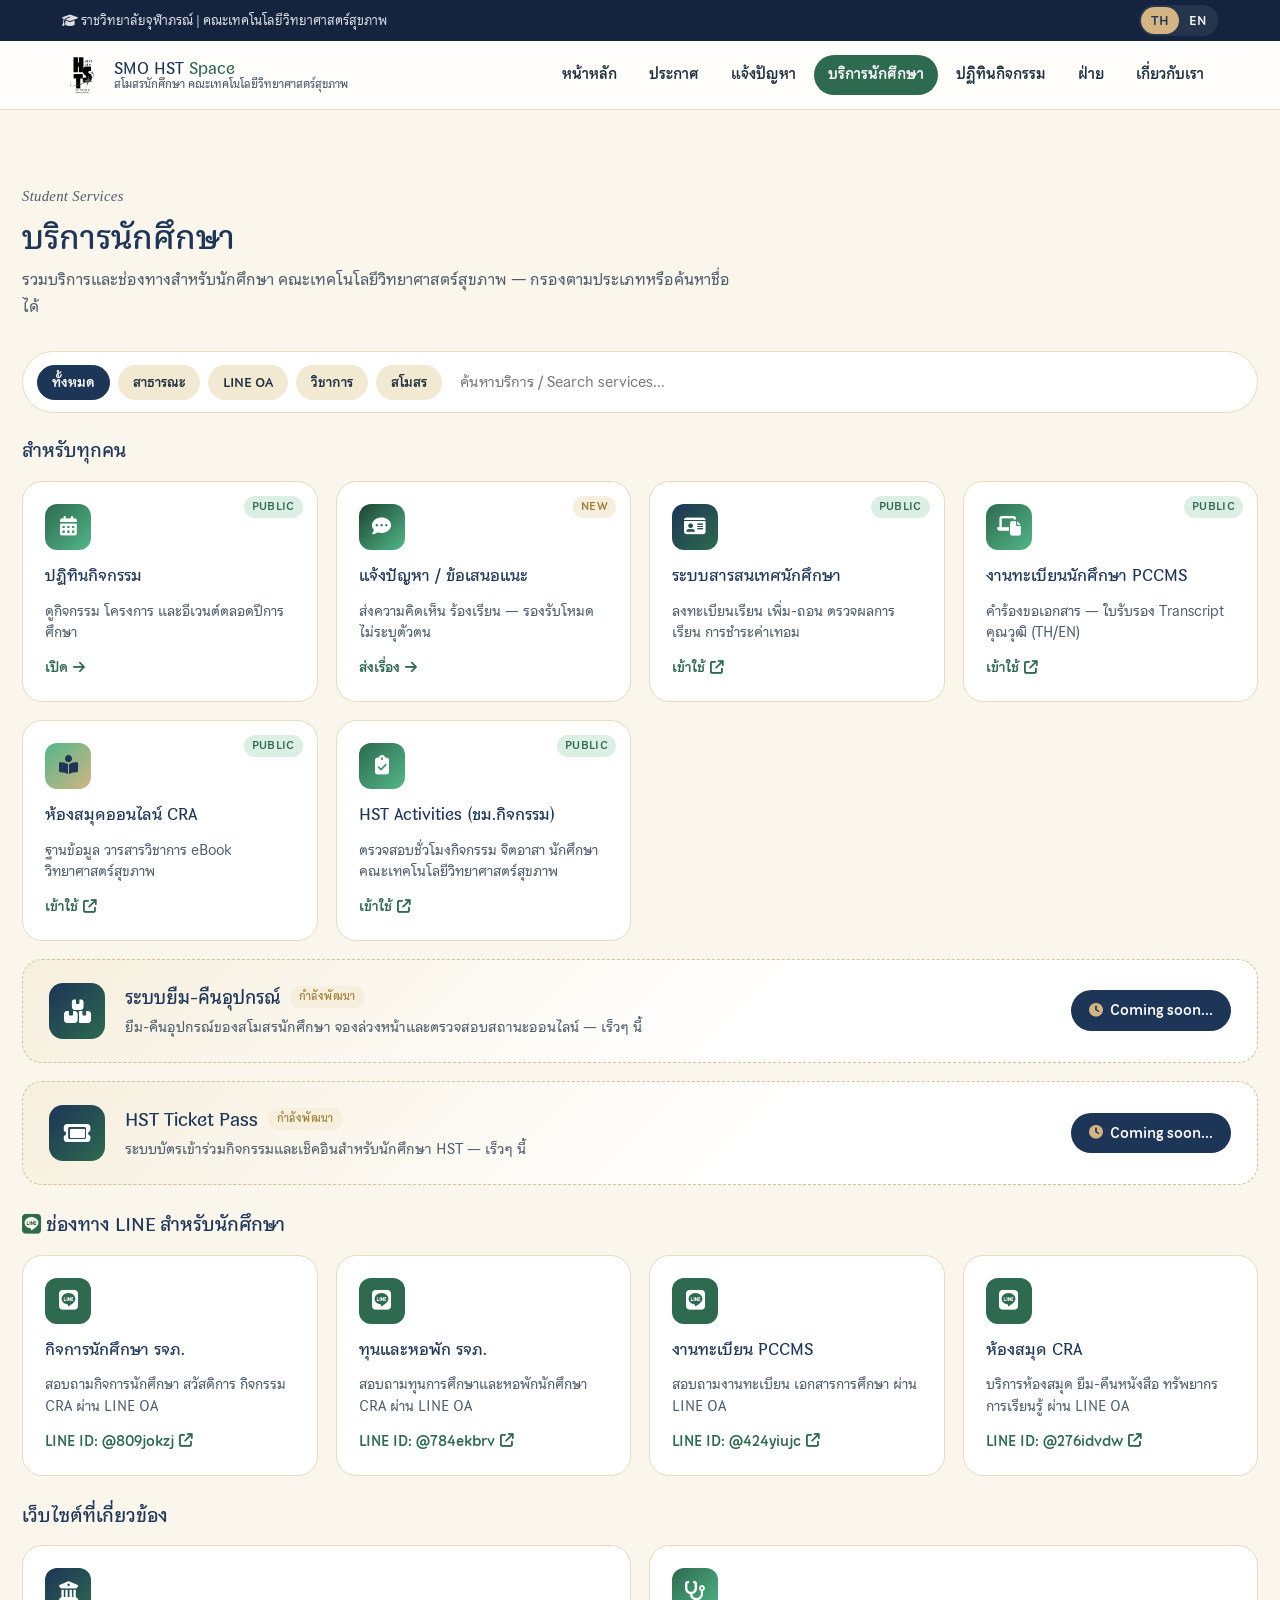
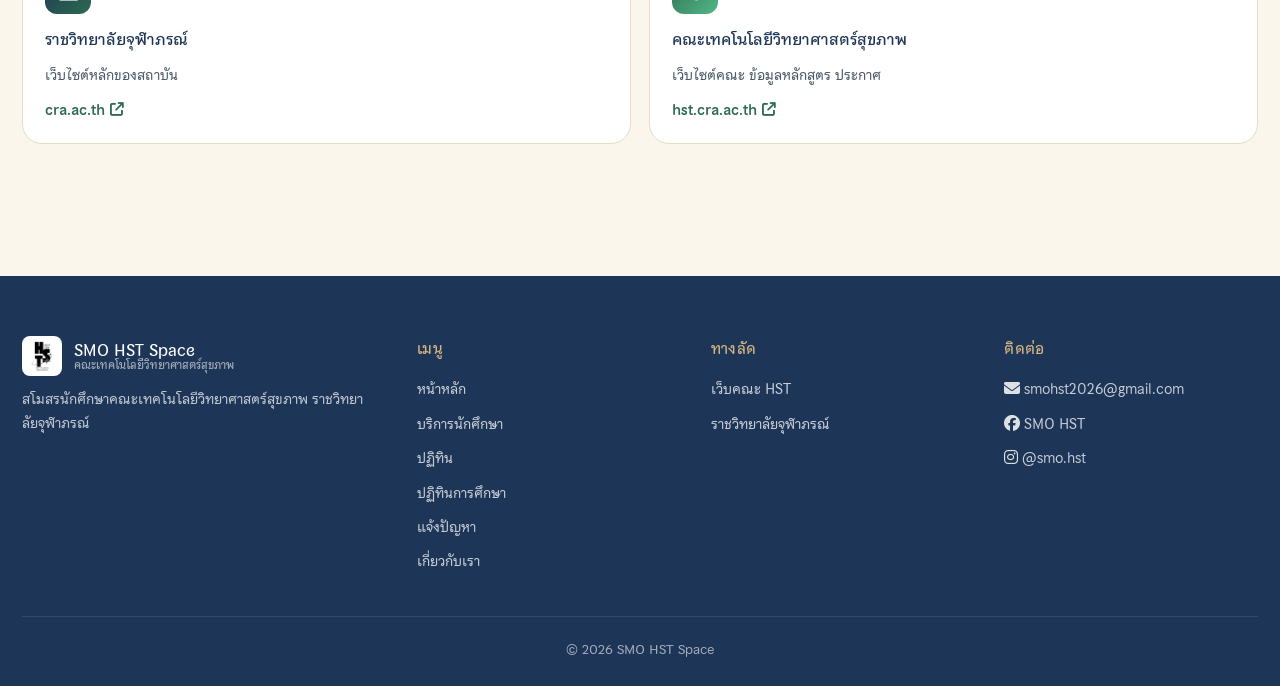
<file: tools.html>
<!DOCTYPE html>
<html lang="th" data-lang="th">
<head>
  <meta charset="UTF-8" />
  <link rel="icon" type="image/png" href="assets/logo-smo-transparent.png" />
  <meta name="viewport" content="width=device-width, initial-scale=1.0" />
  <title>บริการนักศึกษา | SMO HST Space</title>
  <meta name="description" content="บริการนักศึกษาและช่องทางต่างๆ ของสโมสรนักศึกษา HST — ระบบการศึกษา LINE OA และลิงก์สำคัญ กรองตามประเภทหรือค้นหาได้" />
  <link rel="stylesheet" href="https://cdnjs.cloudflare.com/ajax/libs/font-awesome/6.4.2/css/all.min.css" />
  <link rel="stylesheet" href="css/portal.css?v=21" />
</head>
<body>

  <div class="ribbon">
    <div class="ribbon-inner">
      <span>
        <i class="fa-solid fa-graduation-cap"></i>
        <span class="th">ราชวิทยาลัยจุฬาภรณ์ | คณะเทคโนโลยีวิทยาศาสตร์สุขภาพ</span>
        <span class="en">Chulabhorn Royal Academy | Faculty of HST</span>
      </span>
      <span style="display:flex; gap:14px; align-items:center;">
        <span class="ribbon-lang">
          <button data-lang-btn="th" class="active">TH</button>
          <button data-lang-btn="en">EN</button>
        </span>
      </span>
    </div>
  </div>

  <header class="portal-header">
    <div class="portal-nav">
      <a href="index.html" class="brand">
        <img src="assets/logo-smo-transparent.png" alt="SMO HST" />
        <span class="brand-text">
          <strong>SMO HST <span style="color:var(--green);">Space</span></strong>
          <small class="th">สโมสรนักศึกษา คณะเทคโนโลยีวิทยาศาสตร์สุขภาพ</small>
          <small class="en">Student Association, Faculty of HST</small>
        </span>
      </a>
      <nav class="nav-links" id="navLinks">
        <a href="index.html"><span class="th">หน้าหลัก</span><span class="en">Home</span></a>
        <a href="index.html#announcements"><span class="th">ประกาศ</span><span class="en">Announcements</span></a>
        <a href="contact.html"><span class="th">แจ้งปัญหา</span><span class="en">Report</span></a>
        <a href="tools.html" class="active"><span class="th">บริการนักศึกษา</span><span class="en">Services</span></a>
        <a href="activities.html"><span class="th">ปฏิทินกิจกรรม</span><span class="en">Activities</span></a>
        <a href="index.html#departments"><span class="th">ฝ่าย</span><span class="en">Departments</span></a>
        <a href="about.html"><span class="th">เกี่ยวกับเรา</span><span class="en">About</span></a>
      </nav>
      <button class="menu-btn" id="menuBtn" aria-label="Menu"><i class="fa-solid fa-bars"></i></button>
    </div>
  </header>

  <section class="section">
    <div class="container">
      <span class="section-eyebrow">Student Services</span>
      <h1 class="section-heading th">บริการนักศึกษา</h1>
      <h1 class="section-heading en">Student Services</h1>
      <p class="section-sub th">รวมบริการและช่องทางสำหรับนักศึกษา คณะเทคโนโลยีวิทยาศาสตร์สุขภาพ — กรองตามประเภทหรือค้นหาชื่อได้</p>
      <p class="section-sub en">All services and channels for HST students — filter by category or search by name</p>

      <!-- Filter bar -->
      <div class="filter-bar" id="toolFilter">
        <button class="filter-chip active" data-cat="all"><span class="th">ทั้งหมด</span><span class="en">All</span></button>
        <button class="filter-chip" data-cat="public"><span class="th">สาธารณะ</span><span class="en">Public</span></button>
        <button class="filter-chip" data-cat="line"><span class="th">LINE OA</span><span class="en">LINE OA</span></button>
        <button class="filter-chip" data-cat="academic"><span class="th">วิชาการ</span><span class="en">Academic</span></button>
        <button class="filter-chip" data-cat="smo"><span class="th">สโมสร</span><span class="en">SMO</span></button>
        <input type="text" id="toolSearch" class="filter-search" placeholder="ค้นหาบริการ / Search services..." />
      </div>

      <!-- Section: สำหรับทุกคน -->
      <h3 style="font-family:var(--font-display); color:var(--navy); font-size:1.2rem; margin:14px 0 14px;">
        <span class="th">สำหรับทุกคน</span><span class="en">For Everyone</span>
      </h3>
      <div class="tool-grid mb-3">
        <a href="activities.html" data-tool="public smo" class="tool-card" style="text-decoration:none; color:inherit;">
          <span class="tool-badge public">public</span>
          <div class="tool-icon"><i class="fa-solid fa-calendar-days"></i></div>
          <h3 class="tool-title th">ปฏิทินกิจกรรม</h3>
          <h3 class="tool-title en">Activity Calendar</h3>
          <p class="tool-desc th">ดูกิจกรรม โครงการ และอีเวนต์ตลอดปีการศึกษา</p>
          <p class="tool-desc en">Browse events all year, click for details</p>
          <span class="tool-link"><span class="th">เปิด</span><span class="en">Open</span> <i class="fa-solid fa-arrow-right"></i></span>
        </a>

        <a href="contact.html" data-tool="public smo" class="tool-card" style="text-decoration:none; color:inherit;">
          <span class="tool-badge new">new</span>
          <div class="tool-icon alt-purple"><i class="fa-solid fa-comment-dots"></i></div>
          <h3 class="tool-title th">แจ้งปัญหา / ข้อเสนอแนะ</h3>
          <h3 class="tool-title en">Report / Feedback</h3>
          <p class="tool-desc th">ส่งความคิดเห็น ร้องเรียน — รองรับโหมดไม่ระบุตัวตน</p>
          <p class="tool-desc en">Submit feedback or complaints, anonymous supported</p>
          <span class="tool-link"><span class="th">ส่งเรื่อง</span><span class="en">Submit</span> <i class="fa-solid fa-arrow-right"></i></span>
        </a>

        <a href="https://registra.cra.ac.th/" target="_blank" rel="noopener" data-tool="public academic" class="tool-card" style="text-decoration:none; color:inherit;">
          <span class="tool-badge public">public</span>
          <div class="tool-icon alt-navy"><i class="fa-solid fa-id-card"></i></div>
          <h3 class="tool-title th">ระบบสารสนเทศนักศึกษา</h3>
          <h3 class="tool-title en">Academic Services</h3>
          <p class="tool-desc th">ลงทะเบียนเรียน เพิ่ม-ถอน ตรวจผลการเรียน การชำระค่าเทอม</p>
          <p class="tool-desc en">Register, drop courses, grades, schedules</p>
          <span class="tool-link"><span class="th">เข้าใช้</span><span class="en">Open</span> <i class="fa-solid fa-arrow-up-right-from-square"></i></span>
        </a>

        <a href="https://forms.office.com/Pages/ResponsePage.aspx?id=MaY16L5JV0akrI-597YaiSdB4kfxSBJOh3AGJEKkEVhUNzQxSzVaOVIxSjJVOFVJQkxKS1o0RDQ2OC4u" target="_blank" rel="noopener" data-tool="public academic" class="tool-card" style="text-decoration:none; color:inherit;">
          <span class="tool-badge public">public</span>
          <div class="tool-icon"><i class="fa-solid fa-laptop-file"></i></div>
          <h3 class="tool-title th">งานทะเบียนนักศึกษา PCCMS</h3>
          <h3 class="tool-title en">Registration (PCCMS)</h3>
          <p class="tool-desc th">คำร้องขอเอกสาร — ใบรับรอง Transcript คุณวุฒิ (TH/EN)</p>
          <p class="tool-desc en">Request academic documents — certificates &amp; transcripts</p>
          <span class="tool-link"><span class="th">เข้าใช้</span><span class="en">Open</span> <i class="fa-solid fa-arrow-up-right-from-square"></i></span>
        </a>

        <a href="https://pccms.cra.ac.th/facilities/cra-library/" target="_blank" rel="noopener" data-tool="public academic" class="tool-card" style="text-decoration:none; color:inherit;">
          <span class="tool-badge public">public</span>
          <div class="tool-icon alt-yellow"><i class="fa-solid fa-book-open-reader"></i></div>
          <h3 class="tool-title th">ห้องสมุดออนไลน์ CRA</h3>
          <h3 class="tool-title en">CRA Online Library</h3>
          <p class="tool-desc th">ฐานข้อมูล วารสารวิชาการ eBook วิทยาศาสตร์สุขภาพ</p>
          <p class="tool-desc en">Databases, journals, eBooks, health science resources</p>
          <span class="tool-link"><span class="th">เข้าใช้</span><span class="en">Open</span> <i class="fa-solid fa-arrow-up-right-from-square"></i></span>
        </a>

        <a href="https://hst.cra.ac.th/activity/login" target="_blank" rel="noopener" data-tool="public smo" class="tool-card" style="text-decoration:none; color:inherit;">
          <span class="tool-badge public">public</span>
          <div class="tool-icon"><i class="fa-solid fa-clipboard-check"></i></div>
          <h3 class="tool-title th">HST Activities (ชม.กิจกรรม)</h3>
          <h3 class="tool-title en">HST Activity Hours</h3>
          <p class="tool-desc th">ตรวจสอบชั่วโมงกิจกรรม จิตอาสา นักศึกษาคณะเทคโนโลยีวิทยาศาสตร์สุขภาพ</p>
          <p class="tool-desc en">Check activity hours and volunteer credits</p>
          <span class="tool-link"><span class="th">เข้าใช้</span><span class="en">Open</span> <i class="fa-solid fa-arrow-up-right-from-square"></i></span>
        </a>

        <!-- ระบบยืม-คืนอุปกรณ์ — แนวยาว (กำลังพัฒนา) -->
        <div data-tool="public smo" class="tool-wide is-soon">
          <div class="tool-icon alt-navy"><i class="fa-solid fa-boxes-stacked"></i></div>
          <div class="wide-body">
            <h3>
              <span class="th">ระบบยืม-คืนอุปกรณ์</span><span class="en">Equipment Borrowing System</span>
              <span class="soon-tag th">กำลังพัฒนา</span><span class="soon-tag en">In development</span>
            </h3>
            <p class="th">ยืม-คืนอุปกรณ์ของสโมสรนักศึกษา จองล่วงหน้าและตรวจสอบสถานะออนไลน์ — เร็วๆ นี้</p>
            <p class="en">Borrow and return SMO equipment — reserve and track online, coming soon</p>
          </div>
          <span class="soon-badge">
            <i class="fa-solid fa-clock"></i>
            <span class="th">Coming soon...</span><span class="en">Coming soon...</span>
          </span>
        </div>

        <!-- HST Ticket Pass — แนวยาว (กำลังพัฒนา) -->
        <div data-tool="public smo" class="tool-wide is-soon">
          <div class="tool-icon alt-navy"><i class="fa-solid fa-ticket"></i></div>
          <div class="wide-body">
            <h3>
              <span class="th">HST Ticket Pass</span><span class="en">HST Ticket Pass</span>
              <span class="soon-tag th">กำลังพัฒนา</span><span class="soon-tag en">In development</span>
            </h3>
            <p class="th">ระบบบัตรเข้าร่วมกิจกรรมและเช็คอินสำหรับนักศึกษา HST — เร็วๆ นี้</p>
            <p class="en">Event pass &amp; check-in system for HST students — coming soon</p>
          </div>
          <span class="soon-badge">
            <i class="fa-solid fa-clock"></i>
            <span class="th">Coming soon...</span><span class="en">Coming soon...</span>
          </span>
        </div>
      </div>

      <!-- Section: LINE OA -->
      <h3 id="line-oa" style="font-family:var(--font-display); color:var(--navy); font-size:1.2rem; margin:24px 0 14px;">
        <i class="fa-brands fa-line" style="color:var(--green);"></i>
        <span class="th">ช่องทาง LINE สำหรับนักศึกษา</span><span class="en">Student LINE Channels</span>
      </h3>
      <div class="tool-grid mb-3">
        <a href="https://line.me/R/ti/p/@809jokzj" target="_blank" rel="noopener" data-tool="line public" class="tool-card" style="text-decoration:none; color:inherit;">
          <div class="tool-icon alt-line"><i class="fa-brands fa-line"></i></div>
          <h3 class="tool-title th">กิจการนักศึกษา รจภ.</h3>
          <h3 class="tool-title en">Student Affairs (CRA)</h3>
          <p class="tool-desc th">สอบถามกิจการนักศึกษา สวัสดิการ กิจกรรม CRA ผ่าน LINE OA</p>
          <p class="tool-desc en">Student affairs, welfare, and activities support via LINE</p>
          <span class="tool-link">LINE ID: @809jokzj <i class="fa-solid fa-arrow-up-right-from-square"></i></span>
        </a>

        <a href="https://line.me/R/ti/p/@784ekbrv" target="_blank" rel="noopener" data-tool="line public" class="tool-card" style="text-decoration:none; color:inherit;">
          <div class="tool-icon alt-line"><i class="fa-brands fa-line"></i></div>
          <h3 class="tool-title th">ทุนและหอพัก รจภ.</h3>
          <h3 class="tool-title en">Scholarships &amp; Dorm (CRA)</h3>
          <p class="tool-desc th">สอบถามทุนการศึกษาและหอพักนักศึกษา CRA ผ่าน LINE OA</p>
          <p class="tool-desc en">Scholarship and dormitory inquiries via LINE</p>
          <span class="tool-link">LINE ID: @784ekbrv <i class="fa-solid fa-arrow-up-right-from-square"></i></span>
        </a>

        <a href="https://line.me/R/ti/p/@424yiujc" target="_blank" rel="noopener" data-tool="line public academic" class="tool-card" style="text-decoration:none; color:inherit;">
          <div class="tool-icon alt-line"><i class="fa-brands fa-line"></i></div>
          <h3 class="tool-title th">งานทะเบียน PCCMS</h3>
          <h3 class="tool-title en">Registration (PCCMS)</h3>
          <p class="tool-desc th">สอบถามงานทะเบียน เอกสารการศึกษา ผ่าน LINE OA</p>
          <p class="tool-desc en">Registration &amp; academic documents inquiries via LINE</p>
          <span class="tool-link">LINE ID: @424yiujc <i class="fa-solid fa-arrow-up-right-from-square"></i></span>
        </a>

        <a href="https://line.me/R/ti/p/@276idvdw" target="_blank" rel="noopener" data-tool="line public academic" class="tool-card" style="text-decoration:none; color:inherit;">
          <div class="tool-icon alt-line"><i class="fa-brands fa-line"></i></div>
          <h3 class="tool-title th">ห้องสมุด CRA</h3>
          <h3 class="tool-title en">CRA Library</h3>
          <p class="tool-desc th">บริการห้องสมุด ยืม-คืนหนังสือ ทรัพยากรการเรียนรู้ ผ่าน LINE OA</p>
          <p class="tool-desc en">Library services and learning resources via LINE</p>
          <span class="tool-link">LINE ID: @276idvdw <i class="fa-solid fa-arrow-up-right-from-square"></i></span>
        </a>
      </div>

      <!-- Section: Related sites -->
      <h3 style="font-family:var(--font-display); color:var(--navy); font-size:1.2rem; margin:24px 0 14px;">
        <span class="th">เว็บไซต์ที่เกี่ยวข้อง</span><span class="en">Related Websites</span>
      </h3>
      <div class="tool-grid">
        <a href="https://www.cra.ac.th" target="_blank" rel="noopener" data-tool="public" class="tool-card" style="text-decoration:none; color:inherit;">
          <div class="tool-icon alt-navy"><i class="fa-solid fa-building-columns"></i></div>
          <h3 class="tool-title th">ราชวิทยาลัยจุฬาภรณ์</h3>
          <h3 class="tool-title en">Chulabhorn Royal Academy</h3>
          <p class="tool-desc th">เว็บไซต์หลักของสถาบัน</p>
          <p class="tool-desc en">Main institute website</p>
          <span class="tool-link">cra.ac.th <i class="fa-solid fa-arrow-up-right-from-square"></i></span>
        </a>

        <a href="https://hst.cra.ac.th" target="_blank" rel="noopener" data-tool="public academic" class="tool-card" style="text-decoration:none; color:inherit;">
          <div class="tool-icon"><i class="fa-solid fa-stethoscope"></i></div>
          <h3 class="tool-title th">คณะเทคโนโลยีวิทยาศาสตร์สุขภาพ</h3>
          <h3 class="tool-title en">Faculty of Health Science Technology</h3>
          <p class="tool-desc th">เว็บไซต์คณะ ข้อมูลหลักสูตร ประกาศ</p>
          <p class="tool-desc en">Faculty website — programs and announcements</p>
          <span class="tool-link">hst.cra.ac.th <i class="fa-solid fa-arrow-up-right-from-square"></i></span>
        </a>
      </div>
    </div>
  </section>

  <footer class="portal-footer">
    <div class="container">
      <div class="footer-grid">
        <div class="footer-brand">
          <div class="brand" style="color:#fff;">
            <img src="assets/logo-smo-transparent.png" alt="SMO HST" style="background:#fff; border-radius:8px; padding:4px;" />
            <span class="brand-text">
              <strong>SMO HST Space</strong>
              <small class="th">คณะเทคโนโลยีวิทยาศาสตร์สุขภาพ</small>
              <small class="en">Faculty of Health Science Technology</small>
            </span>
          </div>
          <p class="th">สโมสรนักศึกษาคณะเทคโนโลยีวิทยาศาสตร์สุขภาพ ราชวิทยาลัยจุฬาภรณ์</p>
          <p class="en">HST Student Association, Chulabhorn Royal Academy</p>
        </div>
        <div class="footer-col">
          <h4 class="th">เมนู</h4><h4 class="en">Menu</h4>
          <ul>
            <li><a href="index.html"><span class="th">หน้าหลัก</span><span class="en">Home</span></a></li>
            <li><a href="tools.html"><span class="th">บริการนักศึกษา</span><span class="en">Services</span></a></li>
            <li><a href="activities.html"><span class="th">ปฏิทิน</span><span class="en">Calendar</span></a></li>
            <li><a href="academic.html"><span class="th">ปฏิทินการศึกษา</span><span class="en">Academic Calendar</span></a></li>
            <li><a href="contact.html"><span class="th">แจ้งปัญหา</span><span class="en">Report</span></a></li>
            <li><a href="about.html"><span class="th">เกี่ยวกับเรา</span><span class="en">About</span></a></li>
          </ul>
        </div>
        <div class="footer-col">
          <h4 class="th">ทางลัด</h4><h4 class="en">Quick Links</h4>
          <ul>
            <li><a href="https://hst.cra.ac.th" target="_blank" rel="noopener">เว็บคณะ HST</a></li>
            <li><a href="https://www.cra.ac.th" target="_blank" rel="noopener">ราชวิทยาลัยจุฬาภรณ์</a></li>
          </ul>
        </div>
        <div class="footer-col">
          <h4 class="th">ติดต่อ</h4><h4 class="en">Contact</h4>
          <ul>
            <li><i class="fa-solid fa-envelope"></i> <a href="mailto:smohst2026@gmail.com">smohst2026@gmail.com</a></li>
            <li><i class="fa-brands fa-facebook"></i> <a href="https://www.facebook.com/smo.hst/" target="_blank" rel="noopener">SMO HST</a></li>
            <li><i class="fa-brands fa-instagram"></i> <a href="https://www.instagram.com/smo.hst/" target="_blank" rel="noopener">@smo.hst</a></li>
          </ul>
        </div>
      </div>
      <div class="footer-bottom">
        <span class="th">© 2026 SMO HST Space</span>
        <span class="en">© 2026 SMO HST Space</span>
      </div>
    </div>
  </footer>

  <script src="js/portal.js?v=21"></script>
</body>
</html>
</file>
<file: css/portal.css>
/* =====================================================================
   portal.css — SMO HST v2 (Portal-style redesign)
   inspired by MDKKU SAMO Portal, keeping HST colors (green/navy/yellow)
   ===================================================================== */

/* ---------- LOCAL FONT (reuse from v1 assets/fonts/) ---------- */
@font-face { font-family: "IBM Plex Sans Thai"; src: url("../assets/fonts/IBMPlexSansThai-Light.ttf")     format("truetype"); font-weight: 300; font-display: swap; }
@font-face { font-family: "IBM Plex Sans Thai"; src: url("../assets/fonts/IBMPlexSansThai-Regular.ttf")   format("truetype"); font-weight: 400; font-display: swap; }
@font-face { font-family: "IBM Plex Sans Thai"; src: url("../assets/fonts/IBMPlexSansThai-Medium.ttf")    format("truetype"); font-weight: 500; font-display: swap; }
@font-face { font-family: "IBM Plex Sans Thai"; src: url("../assets/fonts/IBMPlexSansThai-SemiBold.ttf")  format("truetype"); font-weight: 600; font-display: swap; }
@font-face { font-family: "IBM Plex Sans Thai"; src: url("../assets/fonts/IBMPlexSansThai-Bold.ttf")      format("truetype"); font-weight: 700; font-display: swap; }

/* ---------- CHULABHORN LIKIT (ฟอนต์ราชวิทยาลัยจุฬาภรณ์) ----------
   ไฟล์จริงอยู่ที่ v2/webfont/  (Text = เนื้อความ, Display = หัวข้อ) */

/* Chulabhorn Likit Text — เนื้อความ (light/regular/medium/bold) */
@font-face {
  font-family: "Chulabhorn Likit";
  src: url("../webfont/chulabhornlikittext-light.woff2") format("woff2"),
       url("../webfont/chulabhornlikittext-light.woff")  format("woff");
  font-weight: 300; font-display: swap;
}
@font-face {
  font-family: "Chulabhorn Likit";
  src: url("../webfont/chulabhornlikittext-regular.woff2") format("woff2"),
       url("../webfont/chulabhornlikittext-regular.woff")  format("woff");
  font-weight: 400; font-display: swap;
}
@font-face {
  font-family: "Chulabhorn Likit";
  src: url("../webfont/chulabhornlikittext-medium.woff2") format("woff2"),
       url("../webfont/chulabhornlikittext-medium.woff")  format("woff");
  font-weight: 500; font-display: swap;
}
@font-face {
  font-family: "Chulabhorn Likit";
  src: url("../webfont/chulabhornlikittext-bold.woff2") format("woff2"),
       url("../webfont/chulabhornlikittext-bold.woff")  format("woff");
  font-weight: 700; font-display: swap;
}

/* Chulabhorn Likit Display — หัวข้อ/แบรนด์ (medium + ใช้ต่อเนื่องถึง bold) */
@font-face {
  font-family: "Chulabhorn Likit Display";
  src: url("../webfont/chulabhornlikitdisplay-medium.woff2") format("woff2"),
       url("../webfont/chulabhornlikitdisplay-medium.woff")  format("woff");
  font-weight: 500 700; font-display: swap;
}

/* ---------- ROOT VARIABLES ---------- */
:root {
  /* ===== GREEN · CREAM · NAVY palette =====
     เขียว = สีหลัก / น้ำเงิน = หัวข้อ-ส่วนเข้ม / ครีม = พื้นหลัง-ไฮไลต์นุ่ม */
  --navy: #1d3557;        /* น้ำเงินเข้ม (หัวข้อ, footer, ส่วนเข้ม) */
  --navy-2: #14243f;      /* น้ำเงินเข้มสุด */
  --green: #2d6a4f;       /* เขียวหลัก */
  --green-2: #1b4332;     /* เขียวเข้ม */
  --accent: #52b788;      /* เขียวกลาง */
  --yellow: #d4b483;      /* ครีมทอง (accent อ่อน — num badge, ไฮไลต์) */
  --yellow-soft: #f6efdd; /* ครีมนุ่ม (พื้นหลังไฮไลต์) */
  --white: #ffffff;

  /* Portal palette (โทนครีม-ขาว) */
  --bg: #faf6ec;          /* ครีมอ่อน (พื้นหลังหลัก) */
  --bg-alt: #f2e9d3;      /* ครีมเข้มขึ้น (สลับ section) */
  --surface: #ffffff;     /* การ์ดขาวบนพื้นครีม */
  --surface-elev: #ffffff;
  --border: #e7dcc2;      /* ขอบครีม */
  --border-strong: #d3c39c;
  --text: #223140;        /* น้ำเงินเข้มเกือบดำ (ตัวอักษร) */
  --text-2: #4d5c6b;      /* น้ำเงินเทา */
  --text-3: #93a0ad;      /* น้ำเงินเทาอ่อน */
  --muted: #6b7787;

  /* Category / status colors — ใช้เฉดเขียว/น้ำเงิน/ครีม */
  --info: #1d3557;
  --info-bg: #e4e9f2;
  --success: #2d6a4f;
  --success-bg: #dcefe4;
  --warn: #9c7b32;
  --warn-bg: #f6efdd;
  --danger: #1d3557;
  --danger-bg: #e4e9f2;
  --purple: #2d6a4f;
  --purple-bg: #e7f4ed;
  --pink: #2d6a4f;
  --pink-bg: #e7f4ed;

  /* Radius / shadow */
  --r-sm: 8px;
  --r-md: 14px;
  --r-lg: 20px;
  --r-xl: 28px;
  --sh-sm: 0 1px 2px rgba(15,23,42,0.05), 0 1px 3px rgba(15,23,42,0.08);
  --sh-md: 0 4px 10px rgba(15,23,42,0.06), 0 10px 30px rgba(15,23,42,0.08);
  --sh-lg: 0 10px 24px rgba(15,23,42,0.10), 0 30px 60px rgba(15,23,42,0.15);

  /* Motion */
  --tr: 0.22s ease;
  --tr-slow: 0.4s cubic-bezier(.2,.7,.2,1);

  /* เนื้อความ ใช้ Chulabhorn Likit Text; หัวข้อ ใช้ Chulabhorn Likit Display */
  --font-thai: "Chulabhorn Likit", "IBM Plex Sans Thai", "Noto Sans Thai", system-ui, -apple-system, "Segoe UI", sans-serif;
  --font-display: "Chulabhorn Likit Display", "Chulabhorn Likit", "IBM Plex Sans Thai", sans-serif;

  --header-h: 68px;
  --max-w: 1200px;
}

/* ---------- RESET ---------- */
*,*::before,*::after { box-sizing: border-box; margin: 0; padding: 0; }
html { scroll-behavior: smooth; }
body {
  font-family: var(--font-thai);
  color: var(--text);
  background: var(--bg);
  line-height: 1.65;
  font-size: 16px;
  -webkit-font-smoothing: antialiased;
  overflow-x: hidden;
}
img,svg,video { max-width: 100%; display: block; }
a { color: var(--green); text-decoration: none; transition: color var(--tr); }
a:hover { color: var(--accent); }
ul { list-style: none; }
button { font-family: inherit; cursor: pointer; border: none; background: none; color: inherit; }
h1,h2,h3,h4,h5,h6,p,span,a,li,strong,em,small,label { overflow-wrap: break-word; word-break: break-word; }

/* ---------- TOP RIBBON (v1 link) ---------- */
.ribbon {
  background: var(--navy-2);
  color: rgba(255,255,255,0.85);
  font-size: 0.8rem;
  padding: 5px 0;
}
.ribbon-inner {
  max-width: var(--max-w);
  margin: 0 auto;
  padding: 0 22px;
  display: flex;
  justify-content: space-between;
  align-items: center;
  gap: 14px;
  flex-wrap: wrap;
}
.ribbon a { color: var(--yellow); font-weight: 600; }
.ribbon-lang { display: inline-flex; background: rgba(255,255,255,0.08); border-radius: 999px; padding: 2px; }
.ribbon-lang button { color: #fff; padding: 3px 10px; font-size: 0.78rem; font-weight: 600; border-radius: 999px; }
.ribbon-lang button.active { background: var(--yellow); color: var(--navy); }

/* ---------- HEADER / NAV ---------- */
.portal-header {
  background: rgba(255,255,255,0.85);
  backdrop-filter: saturate(180%) blur(12px);
  -webkit-backdrop-filter: saturate(180%) blur(12px);
  border-bottom: 1px solid var(--border);
  position: sticky;
  top: 0;
  z-index: 130;                     /* หัวเว็บอยู่เหนือ backdrop เสมอ — ปุ่มเมนูกดได้ตลอด */
}
.portal-nav {
  max-width: var(--max-w);
  margin: 0 auto;
  padding: 0 22px;
  height: var(--header-h);
  display: flex;
  align-items: center;
  justify-content: space-between;
  gap: 18px;
}
.brand {
  display: flex;
  align-items: center;
  gap: 12px;
  font-family: var(--font-display);
  font-weight: 700;
  color: var(--navy);
  flex-shrink: 0;
}
.brand img { width: 40px; height: 40px; object-fit: contain; }
.brand-text { display: flex; flex-direction: column; line-height: 1.15; }
.brand-text strong { font-size: 1rem; color: var(--navy); letter-spacing: .2px; }
.brand-text small { font-size: 0.7rem; color: var(--text-2); font-weight: 500; }

.nav-links { display: flex; align-items: center; gap: 4px; }
.nav-links a {
  color: var(--text);
  padding: 8px 14px;
  font-weight: 600;
  font-size: 0.9rem;
  border-radius: 999px;
  transition: all var(--tr);
}
.nav-links a:hover { background: var(--bg-alt); color: var(--green); }
.nav-links a.active { color: var(--white); background: var(--green); }

.menu-btn {
  display: none;
  width: 40px; height: 40px;
  border-radius: 10px;
  background: var(--bg-alt);
  color: var(--navy);
  align-items: center;
  justify-content: center;
  font-size: 1.2rem;
  cursor: pointer;
  position: relative;
  z-index: 130;                     /* อยู่เหนือ drawer(120) และ backdrop(110) เสมอ — กดเปิด/ปิดได้ตลอด */
}

@media (max-width: 1024px) {
  .menu-btn { display: inline-flex; }
  .nav-links {
    position: fixed;
    top: var(--header-h);
    right: 0;                         /* ยึดขอบขวาเสมอ ไม่หลุดออกนอกจอ */
    width: 80%;
    max-width: 300px;
    height: calc(100vh - var(--header-h));
    background: var(--white);
    border-left: 1px solid var(--border);
    flex-direction: column;
    align-items: flex-start;
    padding: 18px;
    gap: 2px;
    transform: translateX(105%);     /* ซ่อนด้วย transform (ไม่สร้าง scroll เกินจอ) */
    transition: transform var(--tr-slow);
    box-shadow: var(--sh-lg);
    overflow-y: auto;
    z-index: 120;
  }
  .nav-links.open { transform: translateX(0); }
  /* เมนูมือถือ: รายการแบบลิสต์สะอาดตา */
  .nav-links a {
    width: 100%;
    border-radius: 8px;
    padding: 13px 14px;
    font-size: 0.95rem;
    color: var(--text);
    border-bottom: 1px solid var(--border);
    border-radius: 0;
  }
  .nav-links a:last-child { border-bottom: none; }
  .nav-links a:hover { background: var(--bg-alt); color: var(--green); }
  /* active แบบเบา: ไฮไลต์อ่อน + ขีดเขียวด้านซ้าย (ไม่ใช่บล็อกเขียวเต็ม) */
  .nav-links a.active {
    color: var(--green);
    background: var(--yellow-soft);
    border-left: 3px solid var(--green);
    padding-left: 12px;
    font-weight: 700;
  }

  /* ชั้นแตะเพื่อปิดเมนู — โปร่งใส ไม่ทำให้พื้นหลังทึบ */
  .nav-backdrop {
    position: fixed;
    top: var(--header-h); left: 0; right: 0; bottom: 0;
    background: transparent;
    opacity: 0;
    visibility: hidden;
    transition: visibility var(--tr);
    z-index: 110;
  }
  .nav-backdrop.show { opacity: 1; visibility: visible; }
}
@media (min-width: 1025px) { .nav-backdrop { display: none; } }

/* ---------- LAYOUT ---------- */
.container { max-width: var(--max-w); margin: 0 auto; padding: 0 22px; }
.section { padding: 72px 0; }
.section-sm { padding: 40px 0; }

.section-eyebrow {
  display: inline-block;
  font-family: "Georgia", serif;
  font-style: italic;
  font-size: 0.92rem;
  color: var(--text-2);
  margin-bottom: 8px;
  letter-spacing: .3px;
}
.section-heading {
  font-family: var(--font-display);
  font-size: clamp(1.6rem, 3vw, 2.1rem);
  color: var(--navy);
  font-weight: 700;
  line-height: 1.25;
  margin-bottom: 8px;
}
.section-sub {
  color: var(--text-2);
  font-size: 1rem;
  max-width: 720px;
  margin-bottom: 32px;
}
.section-header {
  display: flex;
  align-items: flex-end;
  justify-content: space-between;
  gap: 20px;
  flex-wrap: wrap;
  margin-bottom: 28px;
}

/* ---------- HERO ---------- */
.hero {
  padding: 76px 0 60px;
  background:
    radial-gradient(1200px 400px at 90% -10%, rgba(255,209,102,0.35), transparent 60%),
    radial-gradient(1000px 500px at -10% 40%, rgba(82,183,136,0.20), transparent 60%),
    linear-gradient(180deg, #ffffff 0%, var(--bg) 100%);
  position: relative;
  overflow: hidden;
}
.hero-inner {
  display: grid;
  grid-template-columns: 1.15fr 1fr;
  gap: 60px;
  align-items: center;
}
@media (max-width: 900px) { .hero-inner { grid-template-columns: 1fr; gap: 36px; } }
.hero-badge {
  display: inline-flex;
  align-items: center;
  gap: 8px;
  background: var(--yellow-soft);
  color: var(--navy);
  border: 1px solid rgba(255,209,102,0.6);
  padding: 6px 14px;
  border-radius: 999px;
  font-size: 0.82rem;
  font-weight: 700;
  margin-bottom: 20px;
}
.hero-badge i { color: var(--green); }
.hero h1 {
  font-family: var(--font-display);
  font-size: clamp(1.9rem, 4.2vw, 3.1rem);
  color: var(--navy);
  line-height: 1.2;
  font-weight: 800;
  margin-bottom: 16px;
}
.hero h1 span { background: linear-gradient(120deg, var(--green), var(--accent)); -webkit-background-clip: text; -webkit-text-fill-color: transparent; background-clip: text; }
.hero p.lead {
  color: var(--text-2);
  font-size: 1.05rem;
  line-height: 1.75;
  margin-bottom: 26px;
  max-width: 560px;
}
.hero-actions { display: flex; gap: 12px; flex-wrap: wrap; }

.hero-card {
  background: var(--white);
  border: 1px solid var(--border);
  border-radius: var(--r-xl);
  padding: 28px;
  box-shadow: var(--sh-lg);
  position: relative;
}
.hero-card::before {
  content: "";
  position: absolute;
  inset: -1px;
  border-radius: inherit;
  padding: 1px;
  background: linear-gradient(135deg, rgba(45,106,79,0.5), rgba(255,209,102,0.5));
  -webkit-mask: linear-gradient(#000 0 0) content-box, linear-gradient(#000 0 0);
  -webkit-mask-composite: xor; mask-composite: exclude;
  pointer-events: none;
}
.hero-card h3 { font-family: var(--font-display); color: var(--navy); font-size: 1.1rem; margin-bottom: 8px; }
.hero-card p { color: var(--text-2); font-size: 0.92rem; margin-bottom: 18px; }
.hero-card .quick-grid {
  display: grid;
  grid-template-columns: repeat(2, 1fr);
  gap: 10px;
}
.hero-card .quick-item {
  display: flex;
  align-items: center;
  gap: 10px;
  padding: 12px;
  background: var(--bg);
  border-radius: 12px;
  color: var(--navy);
  font-size: 0.85rem;
  font-weight: 600;
  transition: all var(--tr);
}
.hero-card .quick-item i { color: var(--green); width: 22px; text-align: center; }
.hero-card .quick-item:hover { background: var(--yellow-soft); transform: translateY(-2px); }

/* ---------- COMPACT SLIDE BANNER (option 2) ---------- */
.slide-banner {
  position: relative;
  width: 100%;
  height: 300px;
  border-radius: var(--r-xl);
  overflow: hidden;
  box-shadow: var(--sh-md);
  background: var(--navy);
  isolation: isolate;
}
.slide-track { position: absolute; inset: 0; }
.slide-item {
  position: absolute;
  inset: 0;
  opacity: 0;
  visibility: hidden;
  transition: opacity 0.8s ease, visibility 0.8s;
  background-size: cover;
  background-position: center;
  z-index: 1;
}
.slide-item.active { opacity: 1; visibility: visible; z-index: 2; }
/* overlay ให้ตัวอักษรอ่านง่าย: น้ำเงินเข้ม → โปร่ง + แต้มเขียว */
.slide-item::before {
  content: "";
  position: absolute; inset: 0;
  background:
    linear-gradient(90deg, rgba(29,53,87,0.85) 0%, rgba(29,53,87,0.45) 45%, rgba(29,53,87,0.15) 100%),
    linear-gradient(180deg, transparent 40%, rgba(27,67,50,0.55) 100%);
  z-index: 1;
}
.slide-caption {
  position: absolute;
  left: 0; bottom: 0; top: 0;
  z-index: 3;
  display: flex;
  flex-direction: column;
  justify-content: center;
  gap: 10px;
  max-width: 560px;
  padding: 32px 40px;
  color: #fff;
}
.slide-caption .slide-tag {
  display: inline-flex;
  align-items: center;
  gap: 7px;
  align-self: flex-start;
  background: var(--yellow-soft);
  color: var(--navy);
  padding: 5px 13px;
  border-radius: 999px;
  font-size: 0.78rem;
  font-weight: 700;
  letter-spacing: .3px;
}
.slide-caption .slide-tag i { color: var(--green); }
.slide-caption h3 {
  font-family: var(--font-display);
  font-size: clamp(1.3rem, 2.6vw, 1.9rem);
  font-weight: 800;
  line-height: 1.25;
  text-shadow: 0 2px 12px rgba(0,0,0,0.35);
}
.slide-caption p {
  font-size: 0.95rem;
  opacity: 0.95;
  line-height: 1.6;
  text-shadow: 0 1px 8px rgba(0,0,0,0.35);
}
.slide-caption .slide-cta {
  align-self: flex-start;
  margin-top: 4px;
  display: inline-flex;
  align-items: center;
  gap: 8px;
  background: var(--green);
  color: #fff;
  padding: 9px 20px;
  border-radius: 999px;
  font-size: 0.88rem;
  font-weight: 600;
  transition: all var(--tr);
}
.slide-caption .slide-cta:hover { background: var(--white); color: var(--navy); transform: translateY(-2px); }

/* Arrows */
.slide-arrow {
  position: absolute;
  top: 50%;
  transform: translateY(-50%);
  width: 40px; height: 40px;
  border-radius: 50%;
  background: rgba(255,255,255,0.85);
  color: var(--navy);
  display: grid; place-items: center;
  cursor: pointer;
  z-index: 6;
  transition: all var(--tr);
  box-shadow: var(--sh-sm);
}
.slide-arrow:hover { background: var(--yellow-soft); transform: translateY(-50%) scale(1.08); }
.slide-prev { right: 62px; }
.slide-next { right: 16px; }

/* Dots */
.slide-dots {
  position: absolute;
  left: 40px; bottom: 20px;
  display: flex;
  gap: 8px;
  z-index: 6;
}
.slide-dot {
  width: 9px; height: 9px;
  border-radius: 50%;
  background: rgba(255,255,255,0.5);
  border: none;
  cursor: pointer;
  transition: all var(--tr);
  padding: 0;
}
.slide-dot.active { background: var(--yellow); width: 26px; border-radius: 5px; }

@media (max-width: 768px) {
  .slide-banner { height: 340px; border-radius: var(--r-lg); }
  .slide-caption { max-width: none; padding: 26px 24px 46px; justify-content: flex-end; }
  .slide-item::before {
    background:
      linear-gradient(180deg, rgba(29,53,87,0.25) 0%, rgba(29,53,87,0.55) 55%, rgba(29,53,87,0.9) 100%);
  }
  .slide-arrow { display: none; }
  .slide-dots { left: 24px; bottom: 16px; }
}

/* ---------- BUTTONS ---------- */
.btn {
  display: inline-flex; align-items: center; gap: 8px;
  padding: 11px 22px;
  border-radius: 999px;
  font-weight: 600;
  font-size: 0.95rem;
  border: 1.5px solid transparent;
  transition: all var(--tr);
  cursor: pointer;
  font-family: inherit;
}
.btn-primary { background: var(--navy); color: #fff; border-color: var(--navy); }
.btn-primary:hover { background: var(--navy-2); color: #fff; transform: translateY(-2px); box-shadow: var(--sh-md); }
.btn-accent { background: var(--yellow); color: var(--navy); border-color: var(--yellow); }
.btn-accent:hover { background: var(--white); color: var(--navy); border-color: var(--navy); transform: translateY(-2px); }
.btn-outline { background: transparent; color: var(--navy); border-color: var(--border-strong); }
.btn-outline:hover { background: var(--white); border-color: var(--navy); }
.btn-ghost { background: var(--bg-alt); color: var(--navy); }
.btn-ghost:hover { background: var(--yellow-soft); }
.btn-sm { padding: 7px 14px; font-size: 0.85rem; }

/* ---------- CARDS: TOOL / ANNOUNCEMENT / DEPARTMENT ---------- */
.tool-grid {
  display: grid;
  grid-template-columns: repeat(auto-fit, minmax(min(260px, 100%), 1fr));
  gap: 18px;
}
.tool-card {
  background: var(--surface);
  border: 1px solid var(--border);
  border-radius: var(--r-lg);
  padding: 22px;
  transition: all var(--tr);
  display: flex; flex-direction: column;
  gap: 12px;
  position: relative;
  overflow: hidden;
}
.tool-card:hover { transform: translateY(-4px); box-shadow: var(--sh-md); border-color: var(--green); }
.tool-card::after {
  content: "";
  position: absolute;
  left: 0; right: 0; top: 0;
  height: 3px;
  background: linear-gradient(90deg, var(--green), var(--yellow));
  transform: scaleX(0);
  transform-origin: left;
  transition: transform var(--tr);
}
.tool-card:hover::after { transform: scaleX(1); }
.tool-icon {
  width: 46px; height: 46px;
  border-radius: 12px;
  background: linear-gradient(135deg, var(--green), var(--accent));
  color: #fff;
  display: grid; place-items: center;
  font-size: 1.2rem;
  flex-shrink: 0;
}
.tool-icon.alt-yellow { background: linear-gradient(135deg, var(--accent), var(--yellow)); color: var(--navy); }
.tool-icon.alt-navy { background: linear-gradient(135deg, var(--navy), var(--green)); }
.tool-icon.alt-purple { background: linear-gradient(135deg, var(--green-2), var(--accent)); }
.tool-icon.alt-line { background: var(--green); }
.tool-title { font-family: var(--font-display); color: var(--navy); font-size: 1.02rem; font-weight: 700; margin: 0; }
.tool-desc { color: var(--text-2); font-size: 0.88rem; line-height: 1.55; flex-grow: 1; margin: 0; }
.tool-link {
  align-self: flex-start;
  color: var(--green);
  font-weight: 600;
  font-size: 0.85rem;
  display: inline-flex; align-items: center; gap: 5px;
}
.tool-link:hover { color: var(--navy); gap: 8px; }
.tool-badge {
  position: absolute;
  top: 14px; right: 14px;
  padding: 2px 8px;
  font-size: 0.68rem;
  font-weight: 700;
  border-radius: 999px;
  letter-spacing: .3px;
  text-transform: uppercase;
}
.tool-badge.public { background: var(--success-bg); color: var(--success); }
.tool-badge.soon { background: var(--bg-alt); color: var(--text-2); }
.tool-badge.new { background: var(--warn-bg); color: var(--warn); }

/* ---------- ANNOUNCEMENT BOARD ---------- */
.board {
  background: var(--surface);
  border: 1px solid var(--border);
  border-radius: var(--r-lg);
  overflow: hidden;
}
.board-head {
  padding: 18px 22px;
  border-bottom: 1px solid var(--border);
  display: flex; justify-content: space-between; align-items: center;
  gap: 12px;
}
.board-head h3 { font-family: var(--font-display); color: var(--navy); font-size: 1.05rem; margin: 0; }
.announce {
  padding: 18px 22px;
  border-bottom: 1px solid var(--border);
  display: flex;
  gap: 14px;
  align-items: flex-start;
  transition: background var(--tr);
}
.announce:last-child { border-bottom: none; }
.announce:hover { background: var(--bg); }
.announce-date {
  flex-shrink: 0;
  width: 56px;
  text-align: center;
  background: var(--yellow-soft);
  color: var(--navy);
  border-radius: 10px;
  padding: 8px 4px;
  line-height: 1.1;
}
.announce-date strong { display: block; font-size: 1.3rem; font-weight: 800; }
.announce-date span { font-size: 0.65rem; font-weight: 600; text-transform: uppercase; letter-spacing: .5px; opacity: .85; }
.announce-body { flex: 1; min-width: 0; }
.announce-body h4 { font-family: var(--font-display); color: var(--navy); font-size: 0.98rem; margin-bottom: 4px; line-height: 1.4; }
.announce-body p { color: var(--text-2); font-size: 0.86rem; margin: 0; }
.announce-tag {
  display: inline-block;
  font-size: 0.7rem;
  font-weight: 700;
  padding: 2px 8px;
  border-radius: 999px;
  background: var(--info-bg);
  color: var(--info);
  margin-top: 6px;
  text-transform: uppercase;
  letter-spacing: .4px;
}

/* ---------- WIDE SERVICE CARD (แนวยาวเต็มความกว้าง เช่น coming soon) ---------- */
.tool-wide {
  grid-column: 1 / -1;              /* กินเต็มความกว้างของ grid */
  display: flex;
  align-items: center;
  gap: 20px;
  background: var(--surface);
  border: 1.5px dashed var(--border-strong);
  border-radius: var(--r-lg);
  padding: 22px 26px;
  transition: all var(--tr);
  position: relative;
  overflow: hidden;
}
.tool-wide.is-soon { background: linear-gradient(135deg, var(--yellow-soft) 0%, var(--surface) 60%); }
.tool-wide:hover { border-color: var(--green); box-shadow: var(--sh-sm); }
.tool-wide .tool-icon { width: 56px; height: 56px; font-size: 1.5rem; border-radius: 14px; }
.tool-wide .wide-body { flex: 1; min-width: 0; }
.tool-wide .wide-body h3 {
  font-family: var(--font-display);
  color: var(--navy);
  font-size: 1.15rem;
  font-weight: 700;
  margin: 0 0 4px;
  display: flex; align-items: center; gap: 10px; flex-wrap: wrap;
}
.tool-wide .wide-body p { color: var(--text-2); font-size: 0.9rem; margin: 0; }
.tool-wide .soon-badge {
  flex-shrink: 0;
  display: inline-flex;
  align-items: center;
  gap: 7px;
  background: var(--navy);
  color: #fff;
  padding: 9px 18px;
  border-radius: 999px;
  font-size: 0.85rem;
  font-weight: 700;
  white-space: nowrap;
}
.tool-wide .soon-badge i { color: var(--yellow); }
.tool-wide .soon-tag {
  font-size: 0.68rem;
  font-weight: 700;
  text-transform: uppercase;
  letter-spacing: .4px;
  background: var(--warn-bg);
  color: var(--warn);
  padding: 2px 9px;
  border-radius: 999px;
}
@media (max-width: 600px) {
  .tool-wide { flex-direction: column; text-align: center; gap: 14px; }
  .tool-wide .soon-badge { width: 100%; justify-content: center; }
}

/* ---------- FACULTY NEWS (embed จากเว็บคณะ เหมือน v1) ---------- */
.fac-news {
  display: grid;
  grid-template-columns: 1.05fr 1fr;
  gap: 32px;
  align-items: center;
  background: linear-gradient(135deg, var(--navy) 0%, var(--green) 100%);
  color: #fff;
  border-radius: var(--r-xl);
  padding: 38px;
  position: relative;
  overflow: hidden;
}
.fac-news::before {
  content: "";
  position: absolute;
  top: -40px; right: -40px;
  width: 200px; height: 200px;
  background: radial-gradient(circle, rgba(212,180,131,0.30) 0%, transparent 70%);
  pointer-events: none;
}
@media (max-width: 860px) { .fac-news { grid-template-columns: 1fr; gap: 24px; padding: 28px 22px; } }
.fac-news-text h3 {
  font-family: var(--font-display);
  color: var(--yellow);
  font-size: 0.95rem;
  font-weight: 600;
  letter-spacing: .5px;
  margin-bottom: 8px;
  display: flex; align-items: center; gap: 8px;
}
.fac-news-text h2 {
  font-family: var(--font-display);
  color: #fff;
  font-size: clamp(1.3rem, 2.4vw, 1.7rem);
  line-height: 1.3;
  margin-bottom: 14px;
}
.fac-news-text p { color: rgba(255,255,255,0.9); line-height: 1.7; margin-bottom: 0; }
.fac-news-cta { display: flex; gap: 12px; flex-wrap: wrap; margin-top: 22px; }
.fac-news-cta .btn-primary { background: var(--yellow); color: var(--navy); border-color: var(--yellow); }
.fac-news-cta .btn-primary:hover { background: #fff; color: var(--navy); border-color: #fff; }
.fac-news-cta .btn-outline { color: #fff; border-color: rgba(255,255,255,0.6); }
.fac-news-cta .btn-outline:hover { background: #fff; color: var(--navy); border-color: #fff; }

.fac-news-frame {
  position: relative;
  border-radius: var(--r-lg);
  overflow: hidden;
  background: #fff;
  aspect-ratio: 4 / 3;
  box-shadow: var(--sh-lg);
  border: 3px solid rgba(255,255,255,0.3);
}
.fac-news-frame iframe { width: 100%; height: 100%; border: 0; display: block; background: #fff; position: relative; z-index: 2; }
.fac-news-frame .frame-fallback {
  position: absolute;
  inset: 0;
  display: flex;
  flex-direction: column;
  align-items: center;
  justify-content: center;
  background: #fff;
  color: var(--text-2);
  text-align: center;
  padding: 24px;
  z-index: 1;
}
.fac-news-frame .frame-fallback i { font-size: 2.2rem; color: var(--green); margin-bottom: 10px; }
@media (max-width: 860px) { .fac-news-frame { aspect-ratio: 16 / 10; } }

/* ---------- DEPARTMENT GRID ---------- */
.dept-grid {
  display: grid;
  grid-template-columns: repeat(auto-fit, minmax(min(220px, 100%), 1fr));
  gap: 16px;
}
.dept-card {
  background: var(--surface);
  border: 1px solid var(--border);
  border-radius: var(--r-lg);
  padding: 20px;
  display: flex; flex-direction: column;
  gap: 12px;
  transition: all var(--tr);
  position: relative;
}
.dept-card:hover { border-color: var(--navy); transform: translateY(-3px); box-shadow: var(--sh-md); }
.dept-num {
  font-family: var(--font-display);
  color: var(--yellow);
  font-size: 1.05rem;
  font-weight: 800;
  letter-spacing: .5px;
}
.dept-name { font-family: var(--font-display); color: var(--navy); font-size: 1rem; font-weight: 700; line-height: 1.35; }
.dept-desc { color: var(--text-2); font-size: 0.85rem; }
.dept-status {
  margin-top: auto;
  align-self: flex-start;
  font-size: 0.72rem;
  font-weight: 700;
  padding: 3px 10px;
  border-radius: 999px;
  background: var(--success-bg);
  color: var(--success);
  text-transform: uppercase;
  letter-spacing: .3px;
}
.dept-status.soon { background: var(--bg-alt); color: var(--muted); }

/* ---------- FILTER CHIPS ---------- */
.filter-bar {
  display: flex;
  gap: 8px;
  flex-wrap: wrap;
  margin-bottom: 22px;
  padding: 12px 14px;
  background: var(--surface);
  border: 1px solid var(--border);
  border-radius: 999px;
  align-items: center;
}
.filter-search {
  flex: 1;
  min-width: 180px;
  border: none;
  background: transparent;
  padding: 6px 10px;
  font-family: inherit;
  font-size: 0.92rem;
  color: var(--text);
  outline: none;
}
.filter-chip {
  padding: 6px 14px;
  border-radius: 999px;
  font-size: 0.82rem;
  font-weight: 600;
  background: var(--bg-alt);
  color: var(--text);
  transition: all var(--tr);
  border: 1px solid transparent;
}
.filter-chip:hover { background: var(--yellow-soft); }
.filter-chip.active { background: var(--navy); color: #fff; border-color: var(--navy); }

/* ---------- VISION / MISSION / POLICY ---------- */
.numbered {
  display: grid;
  grid-template-columns: repeat(auto-fit, minmax(min(260px, 100%), 1fr));
  gap: 22px;
}
.num-item {
  background: var(--surface);
  border: 1px solid var(--border);
  border-radius: var(--r-lg);
  padding: 26px 24px;
  position: relative;
  transition: all var(--tr);
}
.num-item:hover { transform: translateY(-3px); border-color: var(--green); box-shadow: var(--sh-md); }
.num-item .num-lg {
  font-family: var(--font-display);
  font-size: 3rem;
  font-weight: 800;
  line-height: 1;
  color: var(--yellow);
  opacity: .6;
  margin-bottom: 10px;
}
.num-item h4 { font-family: "Georgia", serif; font-style: italic; color: var(--green); font-size: 1.05rem; margin-bottom: 8px; font-weight: 600; }
.num-item h3 { font-family: var(--font-display); color: var(--navy); font-size: 1.1rem; margin-bottom: 10px; }
.num-item p { color: var(--text-2); font-size: 0.92rem; line-height: 1.7; }

.vision-quote {
  background: linear-gradient(135deg, var(--navy) 0%, var(--green) 100%);
  color: #fff;
  padding: 46px 34px;
  border-radius: var(--r-xl);
  position: relative;
  overflow: hidden;
}
.vision-quote::before {
  content: "\201C";
  position: absolute;
  top: -30px; left: 20px;
  font-size: 12rem;
  font-family: Georgia, serif;
  color: rgba(255,209,102,0.2);
  line-height: 1;
}
.vision-quote blockquote {
  font-family: var(--font-display);
  font-size: clamp(1.15rem, 2vw, 1.5rem);
  line-height: 1.55;
  font-weight: 500;
  position: relative;
  z-index: 2;
}
.vision-quote cite {
  display: block;
  margin-top: 18px;
  font-size: 0.92rem;
  color: var(--yellow);
  font-style: normal;
  font-weight: 600;
  position: relative;
  z-index: 2;
}

/* ---------- TEAM MEMBERS ---------- */
/* Tier title (แถบหัวข้อของแต่ละกลุ่มสมาชิก) */
.tier-title {
  display: flex;
  align-items: center;
  justify-content: center;
  gap: 14px;
  margin: 36px 0 20px;
  font-family: var(--font-display);
  color: var(--green);
  font-size: 1rem;
  font-weight: 700;
  letter-spacing: .3px;
}
.tier-title::before, .tier-title::after {
  content: "";
  height: 2px; flex: 0 1 90px;
  background: linear-gradient(90deg, transparent, var(--green), transparent);
  opacity: .4;
}
.tier-title .num {
  display: inline-grid; place-items: center;
  width: 28px; height: 28px;
  border-radius: 50%;
  background: var(--yellow);
  color: var(--navy);
  font-size: 0.82rem;
  font-weight: 700;
  flex-shrink: 0;
}
.tier-title .num.icon-num { background: var(--navy); color: var(--yellow); }

/* Team grid variants — center-align each tier */
.team-grid-2 {
  display: grid;
  grid-template-columns: repeat(2, minmax(0, 280px));
  justify-content: center;
  gap: 22px;
}
.team-grid-3 {
  display: grid;
  grid-template-columns: repeat(3, minmax(0, 260px));
  justify-content: center;
  gap: 22px;
}
.team-grid-4 {
  display: grid;
  grid-template-columns: repeat(auto-fit, minmax(min(220px, 100%), 1fr));
  gap: 18px;
}
.team-grid-single {
  display: grid;
  grid-template-columns: minmax(0, 300px);
  justify-content: center;
  gap: 22px;
}
@media (max-width: 900px) {
  .team-grid-3 { grid-template-columns: repeat(2, minmax(0, 240px)); }
}
@media (max-width: 600px) {
  .team-grid-2, .team-grid-3 { grid-template-columns: 1fr; max-width: 320px; margin: 0 auto; }
  .team-grid-single { max-width: 280px; margin: 0 auto; }
}

/* base card (used for both preview + full team) */
.team-preview {
  display: grid;
  grid-template-columns: repeat(auto-fit, minmax(min(200px, 100%), 1fr));
  gap: 18px;
}
.member-card {
  background: var(--surface);
  border: 1px solid var(--border);
  border-radius: var(--r-lg);
  padding: 0;
  text-align: center;
  transition: all var(--tr);
  overflow: hidden;
  display: flex;
  flex-direction: column;
}
.member-card:hover { transform: translateY(-4px); box-shadow: var(--sh-md); border-color: var(--green); }
.member-avatar {
  width: 100%;
  aspect-ratio: 1 / 1;
  margin: 0;
  border-radius: 0;
  background: linear-gradient(135deg, var(--yellow-soft), var(--accent));
  color: var(--navy);
  display: grid; place-items: center;
  font-size: 2.6rem;
  overflow: hidden;
  position: relative;
}
.member-avatar img {
  width: 100%; height: 100%;
  object-fit: cover;
  object-position: center top;
  display: block;
  transition: transform .5s ease;
}
.member-card:hover .member-avatar img { transform: scale(1.06); }
/* Compact circle avatar (used only in the preview / 4-card team-preview version) */
.team-preview .member-card { padding: 22px 18px; }
.team-preview .member-avatar {
  width: 84px; height: 84px;
  aspect-ratio: auto;
  margin: 0 auto 12px;
  border-radius: 50%;
  font-size: 2rem;
}

.member-info { padding: 16px 14px 18px; }
.member-role {
  font-family: "Georgia", serif;
  font-style: italic;
  color: var(--green);
  font-size: 0.82rem;
  margin-bottom: 3px;
}
.member-name {
  font-family: var(--font-display);
  color: var(--navy);
  font-size: 0.98rem;
  font-weight: 700;
  line-height: 1.35;
  margin-bottom: 3px;
}
.member-program {
  color: var(--text-2);
  font-size: 0.78rem;
  margin-top: 4px;
}

/* Tier-specific variants */
.member-card.is-advisor {
  border: 2px solid var(--navy);
  box-shadow: 0 6px 20px rgba(29,53,87,0.10);
}
.member-card.is-advisor .member-avatar {
  background: linear-gradient(135deg, var(--navy), var(--green));
  color: var(--yellow);
}
.member-card.is-advisor .member-info {
  background: linear-gradient(180deg, rgba(29,53,87,0.05), transparent);
}
.member-card.is-advisor .member-role { color: var(--navy); font-weight: 600; }

.member-card.is-president {
  border: 3px solid var(--yellow);
  box-shadow: 0 10px 26px rgba(45,106,79,0.18);
}
.member-card.is-president .member-avatar {
  background: linear-gradient(135deg, var(--yellow), var(--accent));
}
.member-card.is-president .member-info {
  background: linear-gradient(180deg, var(--yellow-soft), var(--surface));
}
.member-card.is-president .member-role { color: var(--navy); font-weight: 700; }
.member-card.is-president .member-name { font-size: 1.05rem; }

.member-card.is-vp .member-avatar {
  background: linear-gradient(135deg, var(--yellow-soft), var(--accent));
}

.member-card.is-rep .member-avatar {
  background: linear-gradient(135deg, var(--accent), var(--green));
}
.member-card.is-rep .member-role { color: var(--green); }

/* Committee section container */
.committee-section { margin-top: 40px; }
.committee-section:first-of-type { margin-top: 0; }

/* ---------- FORM (VitalSound-style) ---------- */
.form-card {
  background: var(--surface);
  border: 1px solid var(--border);
  border-radius: var(--r-lg);
  padding: 28px;
  box-shadow: var(--sh-sm);
}
.form-group { margin-bottom: 18px; }
.form-group label { display: block; margin-bottom: 6px; font-weight: 600; color: var(--navy); font-size: 0.9rem; }
.form-group .required { color: var(--danger); }
.form-group input, .form-group select, .form-group textarea {
  width: 100%;
  padding: 11px 14px;
  border: 1.5px solid var(--border);
  border-radius: 10px;
  font-family: inherit;
  font-size: 0.95rem;
  background: var(--bg);
  transition: all var(--tr);
}
.form-group input:focus, .form-group select:focus, .form-group textarea:focus {
  outline: none;
  border-color: var(--green);
  background: var(--white);
  box-shadow: 0 0 0 3px rgba(45,106,79,0.10);
}
.form-group textarea { min-height: 140px; resize: vertical; }
.form-hint { color: var(--text-3); font-size: 0.8rem; margin-top: 4px; }

.form-row { display: grid; grid-template-columns: 1fr 1fr; gap: 14px; }
@media (max-width: 640px) { .form-row { grid-template-columns: 1fr; } }

.form-status {
  padding: 14px 18px;
  border-radius: 10px;
  margin: 12px 0;
  font-size: 0.95rem;
  border-left: 4px solid;
}
.form-status--success { background: var(--success-bg); color: #14432f; border-color: var(--success); }
.form-status--error { background: var(--danger-bg); color: #14432f; border-color: var(--danger); }
.form-status--info { background: var(--info-bg); color: #14432f; border-color: var(--info); }

/* Ticket-style tabs */
.tab-bar { display: flex; gap: 6px; margin-bottom: 22px; border-bottom: 2px solid var(--border); }
.tab {
  padding: 10px 18px;
  font-weight: 600;
  color: var(--text-2);
  cursor: pointer;
  border-bottom: 3px solid transparent;
  margin-bottom: -2px;
  font-family: inherit;
  font-size: 0.92rem;
}
.tab:hover { color: var(--navy); }
.tab.active { color: var(--green); border-bottom-color: var(--green); }

/* Anonymous toggle (reuse look) */
.anon-toggle {
  display: flex; gap: 14px; align-items: flex-start;
  padding: 16px 18px; margin-bottom: 22px;
  background: var(--yellow-soft);
  border: 1.5px dashed var(--green);
  border-radius: 12px;
}
.toggle-sw { position: relative; width: 46px; height: 24px; flex-shrink: 0; margin-top: 3px; cursor: pointer; }
.toggle-sw input { position: absolute; opacity: 0; inset: 0; cursor: pointer; z-index: 2; }
.toggle-sl { position: absolute; inset: 0; background: var(--border-strong); border-radius: 999px; transition: background var(--tr); }
.toggle-sl::before { content: ""; position: absolute; width: 18px; height: 18px; left: 3px; top: 3px; background: #fff; border-radius: 50%; transition: transform var(--tr); box-shadow: 0 2px 4px rgba(0,0,0,0.18); }
.toggle-sw input:checked + .toggle-sl { background: var(--navy); }
.toggle-sw input:checked + .toggle-sl::before { transform: translateX(22px); }
.toggle-info strong { display: flex; align-items: center; gap: 8px; color: var(--navy); font-size: 0.95rem; margin-bottom: 3px; }
.toggle-info small { color: var(--text-2); font-size: 0.82rem; }

/* ---------- CALENDAR PREVIEW (reuse structure) ---------- */
.cal-preview {
  background: var(--surface);
  border: 1px solid var(--border);
  border-radius: var(--r-lg);
  padding: 22px;
  display: grid;
  grid-template-columns: minmax(0, 1fr) 300px;
  gap: 24px;
}
@media (max-width: 900px) { .cal-preview { grid-template-columns: 1fr; } }

/* ---------- FOOTER ---------- */
.portal-footer {
  background: var(--navy);
  color: rgba(255,255,255,0.85);
  padding: 60px 0 26px;
  margin-top: 60px;
}
.footer-grid {
  display: grid;
  grid-template-columns: 1.4fr 1fr 1fr 1fr;
  gap: 40px;
  padding-bottom: 34px;
  border-bottom: 1px solid rgba(255,255,255,0.10);
}
@media (max-width: 900px) { .footer-grid { grid-template-columns: repeat(2, 1fr); gap: 28px; } }
@media (max-width: 520px) { .footer-grid { grid-template-columns: 1fr; } }
.footer-brand .brand-text strong { color: var(--white); }
.footer-brand .brand-text small { color: rgba(255,255,255,0.6); }
.footer-brand p { font-size: 0.88rem; margin-top: 12px; opacity: .85; line-height: 1.7; }
.footer-col h4 { color: var(--yellow); font-family: var(--font-display); font-size: 0.95rem; margin-bottom: 14px; letter-spacing: .3px; }
.footer-col li { margin-bottom: 8px; }
.footer-col a { color: rgba(255,255,255,0.75); font-size: 0.88rem; }
.footer-col a:hover { color: var(--yellow); }
.footer-bottom { padding-top: 22px; text-align: center; font-size: 0.82rem; opacity: .7; }

/* ---------- LANGUAGE TOGGLE ---------- */
[data-lang="en"] .th { display: none !important; }
[data-lang="th"] .en { display: none !important; }

/* ---------- UTILITIES ---------- */
.text-center { text-align: center; }
.mt-0 { margin-top: 0; }
.mt-1 { margin-top: 8px; } .mt-2 { margin-top: 16px; } .mt-3 { margin-top: 24px; }
.mb-0 { margin-bottom: 0; }
.mb-1 { margin-bottom: 8px; } .mb-2 { margin-bottom: 16px; } .mb-3 { margin-bottom: 24px; }
.mx-auto { margin-left: auto; margin-right: auto; }
.hidden { display: none !important; }

/* ---------- RESPONSIVE ---------- */
@media (max-width: 768px) {
  .section { padding: 54px 0; }
  .hero { padding: 48px 0 40px; }
  .brand-text small { display: none; }
}

/* ===================================================================
   RESPONSIVE TUNING — iPad / แท็บเล็ต / โทรศัพท์
   =================================================================== */

/* ---- iPad / แท็บเล็ต (≤ 1024px) ---- */
@media (max-width: 1024px) {
  .container { padding: 0 18px; }
  .section { padding: 60px 0; }
  .section-heading { font-size: clamp(1.5rem, 3.4vw, 2rem); }
  /* โลโก้แบรนด์บนแท็บเล็ต */
  .brand img { width: 36px; height: 36px; }
  .brand-text strong { font-size: 0.95rem; }
  /* การ์ดบริการ/เครื่องมือ 2 คอลัมน์ */
  .tool-grid { grid-template-columns: repeat(2, 1fr); }
  .dept-grid { grid-template-columns: repeat(2, 1fr); }
  .team-preview { grid-template-columns: repeat(3, 1fr); }
}

/* ---- โทรศัพท์แนวนอน / แท็บเล็ตเล็ก (≤ 768px) ---- */
@media (max-width: 768px) {
  .container { padding: 0 16px; }
  .section { padding: 46px 0; }

  /* Ribbon: ซ่อนชื่อสถาบันยาว เหลือแค่ธงภาษา */
  .ribbon { font-size: 0.72rem; }
  .ribbon-inner { justify-content: space-between; gap: 8px; }

  /* Header / brand */
  .brand-text strong { font-size: 0.9rem; }
  .brand img { width: 34px; height: 34px; }

  /* Hero */
  .hero h1 { font-size: clamp(1.6rem, 6vw, 2.2rem); }
  .hero p.lead { font-size: 0.98rem; }
  .hero-card { padding: 22px; }
  .hero-card .quick-grid { grid-template-columns: repeat(2, 1fr); }

  /* Section headings */
  .section-heading { font-size: clamp(1.4rem, 5vw, 1.8rem); }
  .section-sub { font-size: 0.95rem; }
  .section-header { gap: 12px; }

  /* Slide banner */
  .slide-banner { height: 300px; }
  .slide-caption { padding: 22px 20px 44px; }
  .slide-caption h3 { font-size: clamp(1.15rem, 5vw, 1.5rem); }
  .slide-caption p { font-size: 0.9rem; }

  /* Buttons เต็มความกว้างพอดีมือ */
  .btn { padding: 11px 20px; font-size: 0.92rem; }

  /* Grids → การ์ดใหญ่ขึ้น อ่านง่าย */
  .tool-grid { grid-template-columns: 1fr; }
  .dept-grid { grid-template-columns: 1fr; }
  .numbered { grid-template-columns: 1fr; }
  .team-preview { grid-template-columns: repeat(2, 1fr); }
}

/* ---- โทรศัพท์ (≤ 480px) ---- */
@media (max-width: 480px) {
  .container { padding: 0 14px; }
  .section { padding: 38px 0; }

  /* ซ่อนข้อความสถาบันยาวใน ribbon เหลือธง TH/EN */
  .ribbon-inner > span:first-child { display: none; }
  .ribbon-inner { justify-content: flex-end; }

  /* Hero */
  .hero { padding: 30px 0 26px; }
  .hero h1 { font-size: clamp(1.45rem, 7vw, 1.9rem); line-height: 1.25; }
  .hero-badge { font-size: 0.76rem; padding: 5px 12px; }
  .hero-actions { flex-direction: column; align-items: stretch; }
  .hero-actions .btn { justify-content: center; }
  .hero-card { padding: 18px; }
  .hero-card .quick-grid { grid-template-columns: 1fr; }

  /* Slide banner เตี้ยลงนิด + caption อ่านง่าย */
  .slide-banner { height: 300px; border-radius: var(--r-lg); }
  .slide-caption { padding: 20px 16px 42px; }
  .slide-caption h3 { font-size: 1.2rem; }
  .slide-caption .slide-cta { padding: 8px 16px; font-size: 0.84rem; }
  .slide-dots { left: 16px; bottom: 14px; }

  /* Section */
  .section-heading { font-size: 1.35rem; }
  .section-eyebrow { font-size: 0.85rem; }

  /* ทีมงาน 1 คอลัมน์ กว้างเต็ม อ่านชื่อง่าย */
  .team-preview { grid-template-columns: 1fr; }
  .member-avatar { aspect-ratio: 16/11; }

  /* Filter chips เล็กลงพอดีจอ */
  .filter-bar { border-radius: var(--r-lg); padding: 10px 12px; }
  .filter-chip { font-size: 0.78rem; padding: 5px 12px; }
  .filter-search { min-width: 120px; font-size: 0.88rem; }

  /* การ์ด coming soon แนวยาว → แนวตั้งกึ่งกลางแล้ว (มีใน .tool-wide) */
  .tool-card { padding: 18px; }

  /* Vision quote */
  .vision-quote { padding: 34px 22px; }
  .vision-quote blockquote { font-size: 1.1rem; }
}

/* ---- โทรศัพท์เล็กมาก (≤ 360px) ---- */
@media (max-width: 360px) {
  .brand-text strong { font-size: 0.82rem; }
  .slide-banner { height: 320px; }
  .section-heading { font-size: 1.25rem; }
}


/* ===== ANTI-OVERFLOW GUARD (กันของล้นเกินขอบจอบนมือถือ/แท็บเล็ต) ===== */
html { overflow-x: hidden; max-width: 100%; }
body { overflow-x: hidden; max-width: 100%; }
/* กัน flex/grid children ดันล้น */
.hero-inner > *, .fac-news > *, .cal-layout > *, .cal-preview > *,
.section-header > *, .tool-wide > *, .announce > * { min-width: 0; }
/* สื่อ/ตารางไม่เกินจอ */
img, svg, video, iframe, table { max-width: 100%; }
/* คอนเทนเนอร์หลักไม่เกินจอ */
.container, .section, .hero, .slide-banner, .board, .form-card, .fac-news { max-width: 100%; }
@media (max-width: 480px) {
  .tool-grid, .dept-grid, .numbered, .team-preview,
  .team-grid-2, .team-grid-3, .team-grid-4 { grid-template-columns: 1fr !important; }
}
</file>
